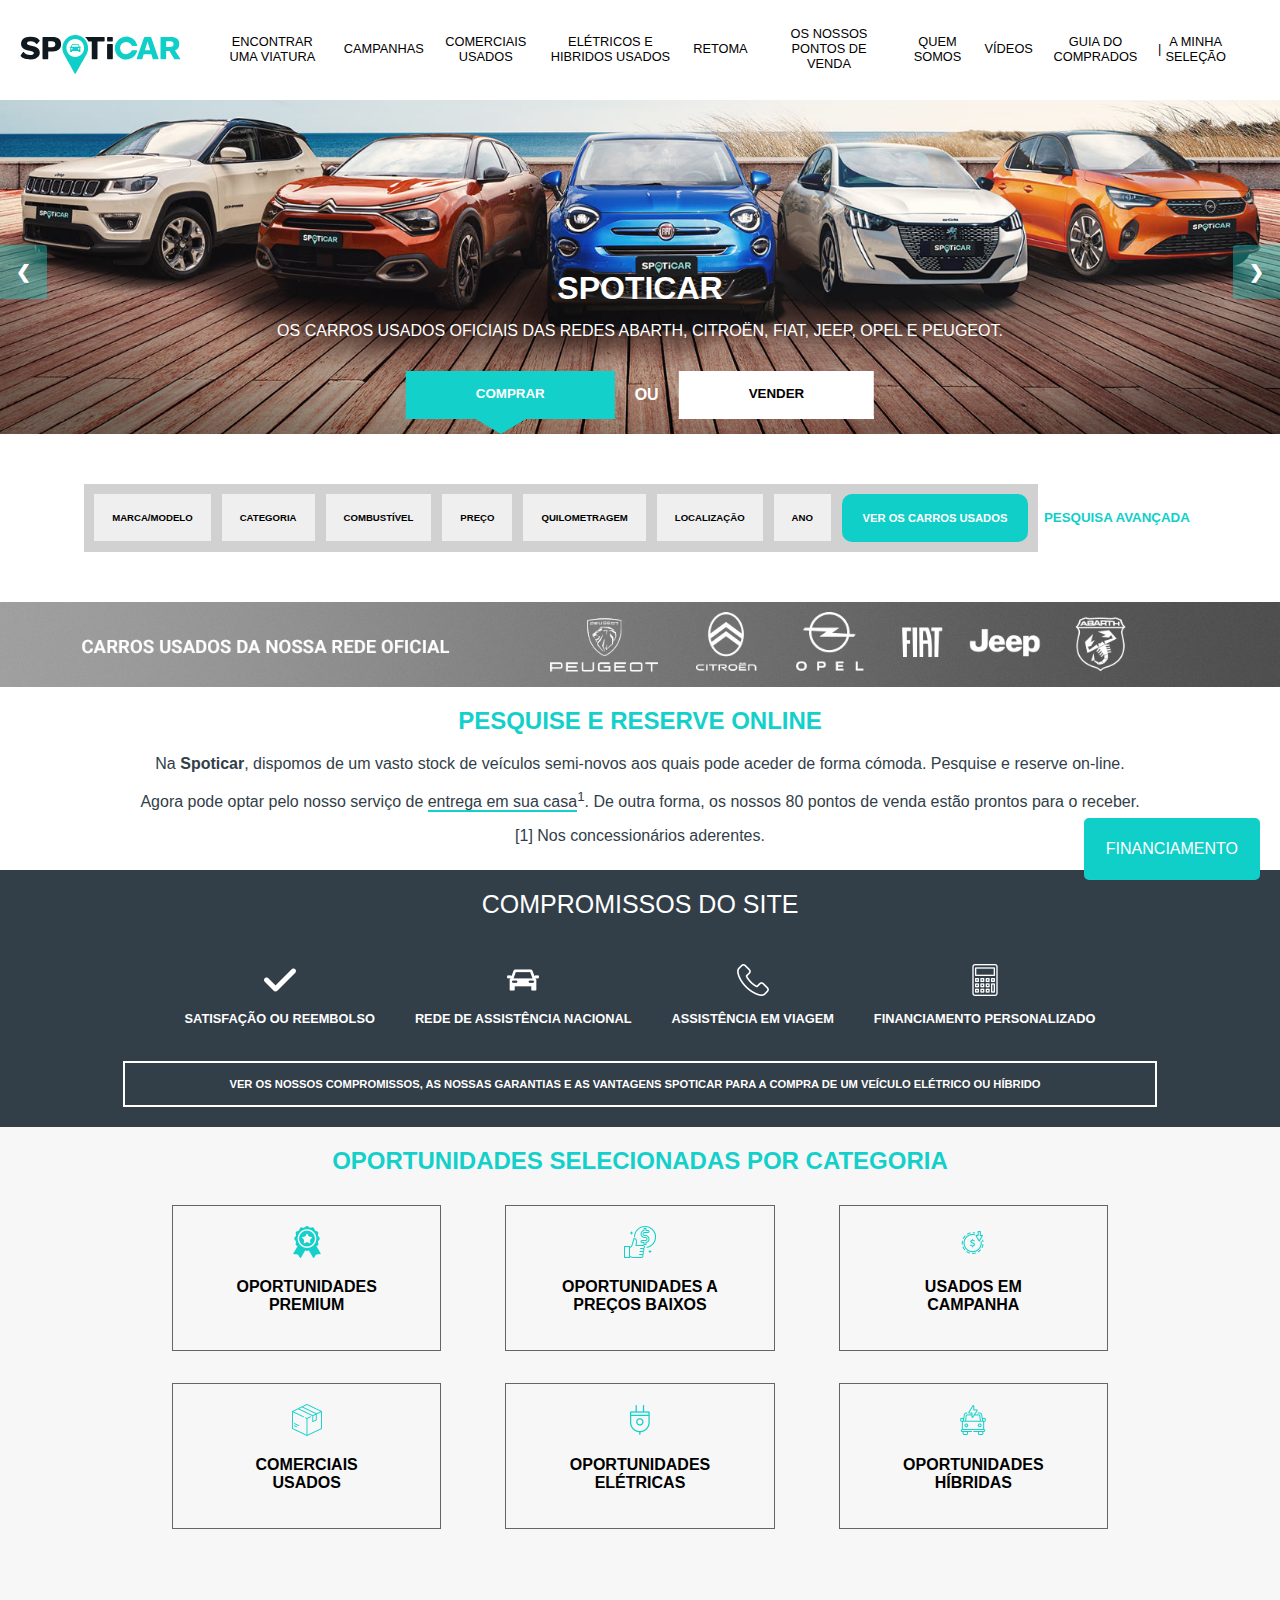
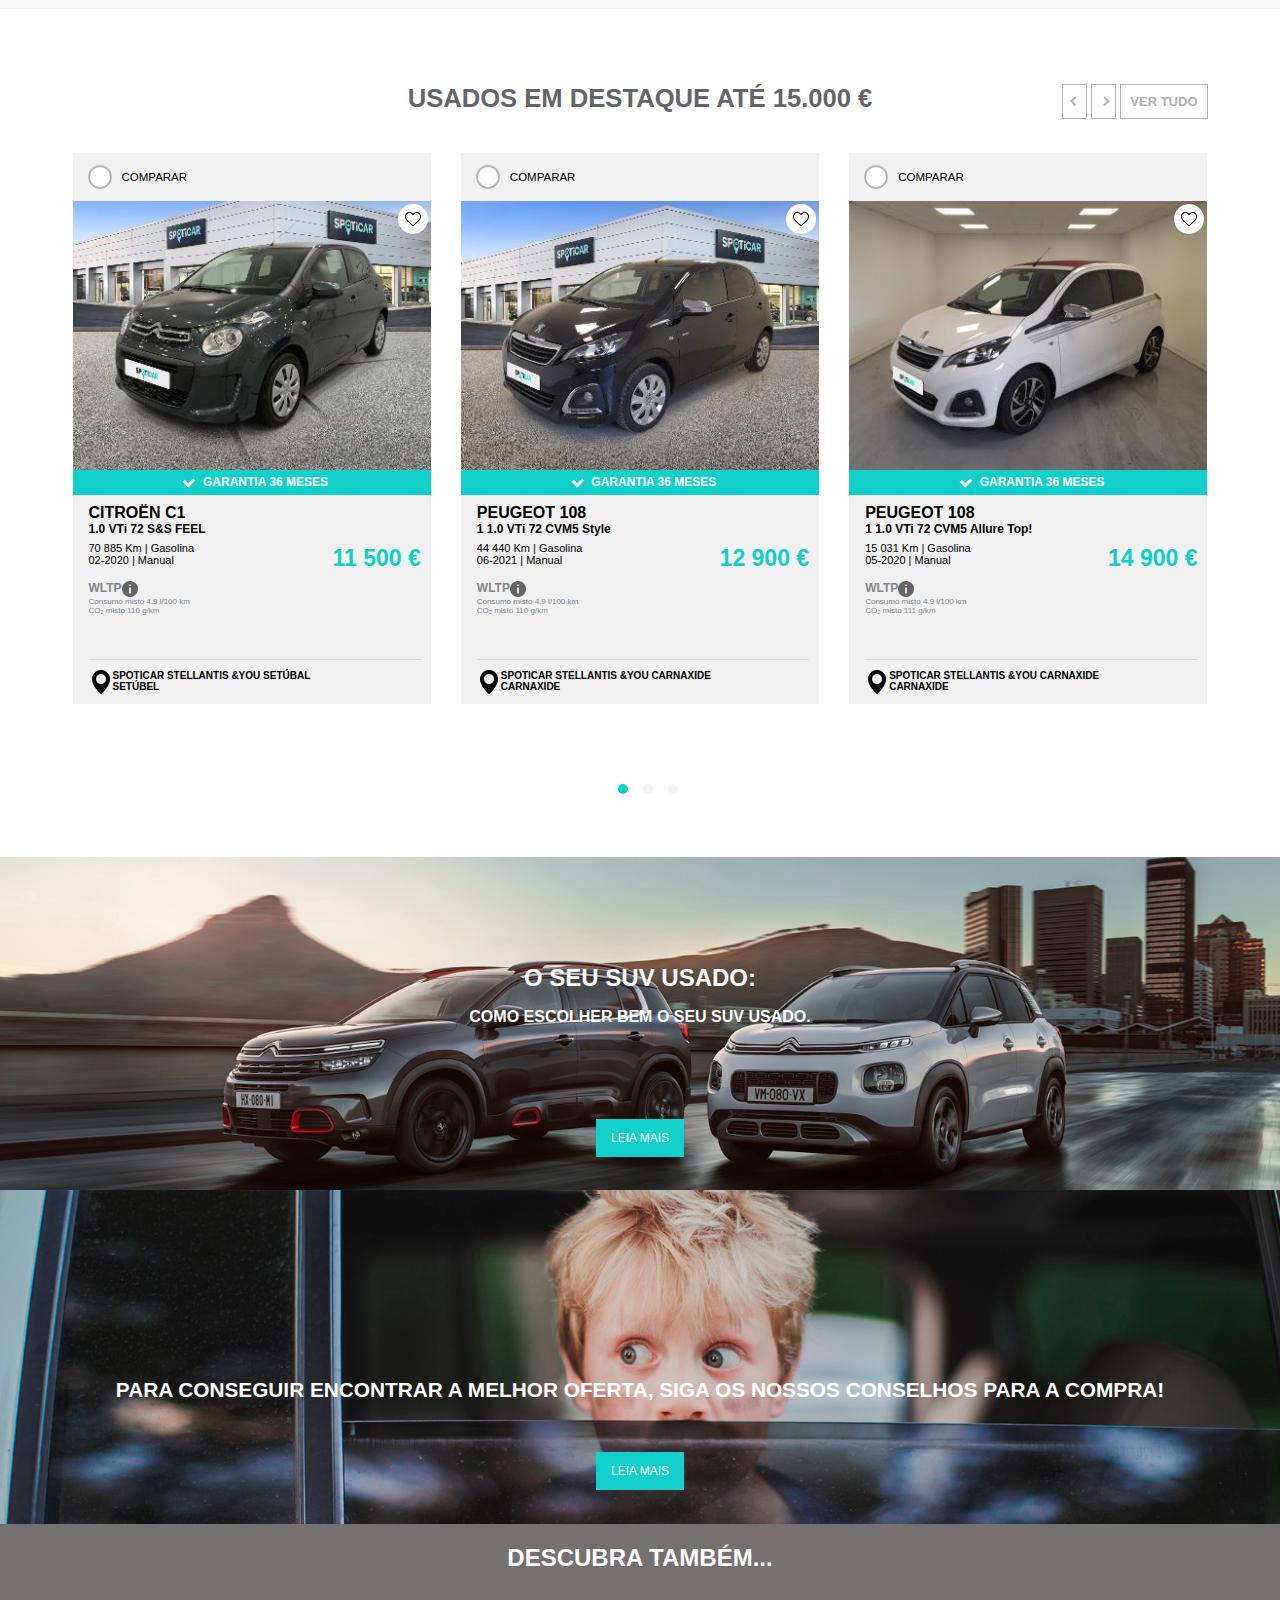
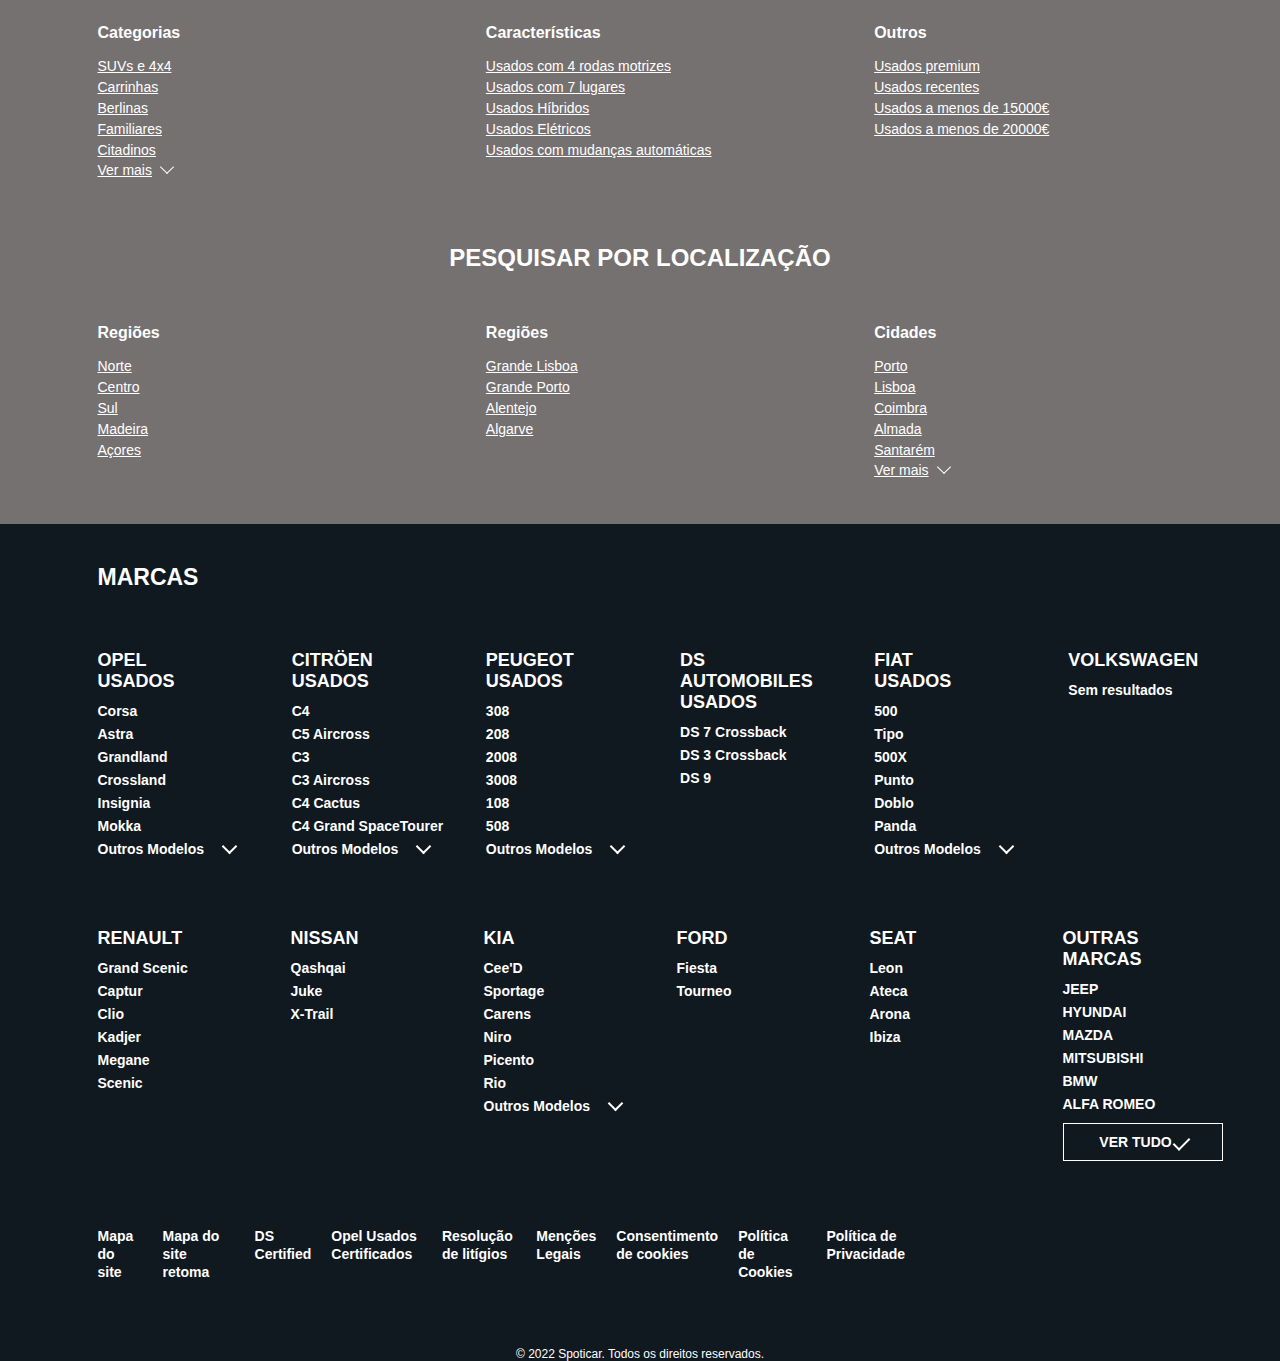
<file: index.html>
<!DOCTYPE html>
<html lang="en">
<head>
    <meta charset="UTF-8">
    <meta http-equiv="X-UA-Compatible" content="IE=edge">
    <meta name="viewport" content="width=device-width, initial-scale=1.0">
    <link href="estilos.css" rel="stylesheet">
    <title>Document</title>
</head>
<body>
<header>
    <a href="funcionalidade_adicional/index.html" class="bt-financ">FINANCIAMENTO</a>
    <nav>
        
        <button onclick="menuMobile()" class="bt-menu-mobile">
            <img class="img" src="menu.png" >
        </button>
          
        <div class="logo">
            <a href="">
                <img src="logo.svg">
            </a>
        </div>
       
        <ul class="nav-bar">
            <li>
                <a href="">ENCONTRAR UMA VIATURA</a>
            </li>
            <li>
                <a href="">CAMPANHAS</a>
            </li>
            <li>
                <a href="">COMERCIAIS USADOS</a>
            </li>
            <li>
                <a href="">ELÉTRICOS E HIBRIDOS USADOS</a>
            </li>
            <li>
                <a href="">RETOMA</a>
            </li>
            <li>
                <a href="">OS NOSSOS PONTOS DE VENDA</a>
            </li>
            <li>
                <a href="">QUEM SOMOS</a>
            </li>
            <li>
                <a href="">VÍDEOS</a>
            </li>
            <li>
                <a href="">GUIA DO COMPRADOS</a>
            </li>
            <li class="minha-selecao">
                <a onclick="mSelecao()" class="bt-selecao">A MINHA SELEÇÃO</a>
            </li>
        </ul>
        <div class="mobile-mSelect">
                <img onclick="mSelecao()" class="img" src="user.png">
        </div>
        
        
    </nav>
    
<div class="slideshow-container">

    <div class="mySlides s1" id="slide1">
      <img src="Spoticar_Portugal-allbrands_desktop.jpg" style="width:100%">
      <div class="slide1-inside fade">
        <div class="slide1-texto">
            <h1>SPOTICAR</h1>
            <p>OS CARROS USADOS OFICIAIS DAS REDES ABARTH, CITROËN, FIAT, JEEP, OPEL E PEUGEOT.</p>
        </div>
        <div class="slide1-bt">
            <div class="comprar-bt">
                <button>COMPRAR</button>
            </div>
            <strong>OU</strong>
            <div class="vender-bt">
                <button>VENDER</button>
            </div>
        </div>

      </div>
    </div>
    
    <div class="mySlides" id="slide2">
      <img src="ap_Spoticar_updates-dezembro_heroshot- homepage_a01_Citroen-C5-Aircross_1650x430 .jpg" style="width:100%;">
    </div>
    
    <div class="mySlides" id="slide3">
      <img src="ap_Spoticar_updates-dezembro_heroshot- homepage_a01_Fiat_1650x430.jpg" style="width:100%">
    </div>
    
    <a class="prev" onclick="avanca(-1)">❮</a>
    <a class="next" onclick="avanca(1)">❯</a>

    <div id="bt-ap" class="areaPessoal">
        <div class="areaPessoal-header">
            <span class="bi-person"><img src="Spoticar/user.png" style="width: 20px; height: 20px;"></span>
            <span>A MINHA SELEÇÃO</span>
            <button type="button" class="areaPessoal-close">
                <span onclick="mSelecao()" class="bi-x">X</span>
            </button>
        </div>
        <div class="areaPessoal-conta">
            <div class="areaPessoal-aceder">
                <p>Conta MySpoticar</p>
                <a href="">aceder</a>
            </div>
            <div class="areaPessoal-criarConta">
                <p>Não possui uma conta?</p>
                <a href="">criar uma conta</a>
            </div>
            <span class="bi-person"><img src="Spoticar/user.png" style="height: 20px; width: 20px;"></span>
        </div>
        <div class="areaPessoal-selecao">
            <div class="areaPessoal-selecaoTexto">
                <p>A minha seleção</p>
                <p>Nenhuma viatura</p>
            </div>
            <div class="areaPessoal-selecaoContador">
                <p>0</p>
            </div>
        </div>
        <div class="areaPessoal-footer">
            <div class="areaPessoal-footerTexto">
                <p>A minha viatura</p>
                <a href="">Avaliar a minha viatura</a>
            </div>
            <div class="areaPessoal-footerTexto2">
                Peça a avaliação de retoma da sua viatura e beneficie de várias vantagens
            </div>
        </div>
        
    </div>
</div>

<div class="pesquisa-container">
    <div class="pesquisa-detalhes">
        <ul>
            <li><a href="">
                <span>MARCA/MODELO</span>
                <div class="bi-chevron-compact-down"></div>
            </a></li>
            <li><a href="">
                <span>CATEGORIA</span>
                <div class="bi-chevron-compact-down"></div>
            </a></li>
            <li><a href="">
                <span>COMBUSTÍVEL</span>
                <div class="bi-chevron-compact-down"></div>
            </a</li>
            <li><a href="">
                <span>PREÇO</span>
                <div class="bi-chevron-compact-down"></div>
            </a></li>
            <li><a href="">
                <span>QUILOMETRAGEM</span>
                <div class="bi-chevron-compact-down"></div>
            </a></li>
            <li><a href="">
                <span>LOCALIZAÇÃO</span>
                <div class="bi-chevron-compact-down"></div>
            </a></li>
            <li><a href="">
                <span>ANO</span>
                <div class="bi-chevron-compact-down"></div>
            </a></li>
        </ul>
        <a class="carros-bt" href="">VER OS CARROS USADOS</a>
        
    </div>
    <div class="pesquisa-avancada">
        <button>PESQUISA AVANÇADA</button>
        <div class="bi-chevron-right"></div>
    </div>
</div>
<div class="pesquisa-mobile">
    <p class="encontrar-txt">ENCONTRE O SEU CARRO USADO</p>
    <a class="bt-pesquisa-rapida" href="">PESQUISA RÁPIDA</a>
    <a class="bt-pesquisa-avancada" href="">PESQUISA AVANÇADA</a>
    <p class="ofertas-txt">VER OFERTAS</p>
    <a class="bt-ver-viaturas" href="">VER VIATURAS</a>
</div>
</header>
<div class="comunicacao">
    <a href="">
    <img src="banner_desktop_marcas.jpg">
    </a>
    </div>

    <section class="main-content">
        <div class="pesquise-reserve">
            <h2>PESQUISE E RESERVE ONLINE</h2>
            <p>
                Na <strong>Spoticar</strong>, dispomos de um vasto stock de veículos semi-novos aos quais pode aceder de forma cómoda. Pesquise e reserve on-line.
            </p>
            <p>
                Agora pode optar pelo nosso serviço de <a href="">entrega em sua casa</a><sup>1</sup>. De outra forma, os nossos 80 pontos de venda estão prontos para o receber.
            </p>
            <p>
                [1] Nos concessionários aderentes.
            </p>
        </div>
        <div class="compromisso">
            <h3 class="titulo-compromisso"><a href="">COMPROMISSOS DO SITE</a></h3>
            <ul class="compromisso-content">
                <div class="compromisso1">
                    <li>
                        <img class="img" src="check.png">
                        <p>SATISFAÇÃO OU REEMBOLSO</p>
                    </li>
                    <li>
                        <img class="img" src="car.png">
                        <p>REDE DE ASSISTÊNCIA NACIONAL</p>
                    </li>
                </div>
                <div class="compromisso2">
                    <li>
                        <img class="img" src="telephone.png">
                        <p>ASSISTÊNCIA EM VIAGEM</p>
                    </li>
                    <li>
                        <img class="img" src="calculator.png">
                        <p>FINANCIAMENTO PERSONALIZADO</p>
                    </li>
                </div>
            </ul>
            <a class="compromisso-bt" href="" >
                <span class="texto">VER OS NOSSOS COMPROMISSOS, AS NOSSAS GARANTIAS E AS VANTAGENS SPOTICAR PARA A COMPRA DE UM VEÍCULO ELÉTRICO OU HÍBRIDO</span>
                <span class="bi-chevron-right"></span>
            </a>
            <div class="oportunidades">
                <h2>OPORTUNIDADES SELECIONADAS POR CATEGORIA</h2> 
                <div class="categoria-itens">
                    <ul class="items">
                        <li class="item1">
                            <a href="">
                             <img class="img" src="premium-badge.png">
                            <h3>OPORTUNIDADES PREMIUM</h3>
                            </a>
                        </li>
                        <li class="item2">
                            <a href="">
                                <img class="img" src="best-price.png">
                                <h3>OPORTUNIDADES A PREÇOS BAIXOS</h3>
                                </a>
                        </li>
                        <li class="item3">
                            <a href="">
                                <img class="img" src="dollar-coin.png">
                                <h3>USADOS EM CAMPANHA</h3>
                                </a>
                        </li>
                    </ul>
                    <ul class="items2">
                    <li class="item4">
                        <a href="">
                            <img class="img" src="box.png">
                            <h3>COMERCIAIS USADOS</h3>
                            </a>
                    </li>
                    <li class="item5">
                        <a href="">
                            <img class="img" src="plugue.png">
                            <h3>OPORTUNIDADES ELÉTRICAS</h3>
                            </a>
                    </li>
                    <li class="item6">
                        <a href="">
                            <img class="img" src="electric-car.png">
                            <h3>OPORTUNIDADES HÍBRIDAS</h3>
                            </a>
                    </li>
                    </ul>
                </div>   
            </div>
            
        </div>
        
    </section>
    
<!-- PARTE DE BAIXO-->
<div class="ajuste">
<div class="featuredused">
    <div class="container" id="pagination">
        <p class="usedtitle">USADOS EM DESTAQUE ATÉ 15.000 €</p> 
        <div class="carrousel">
            <div class="carrousel-nav">
                <span class="icon-left" id="prev1"><i class="button"></i></span>
                <span class="icon-right" id="next1"><i class="button1"></i></span>
                <a href="" class="button-ver-tudo">VER TUDO</a>
            </div>
        </div>
     <div id="page1" class="page selected">
       <div class="firstcar">
         <div class="button-comparar">
            <button id="circle-button"></button>
            <span class="comparar">COMPARAR</span>
         </div>
         <div onclick="abrirPagina();"> 
            <div class="car-ft">
              <img src="CITROEN.jpg">
              <div class="heartcircle">
                <img class="img" src="heart.png">
              </div>
            </div>
            <div class="garantia">
                <span class="icon-checkmark"></span>
                <span class="text-garantia">GARANTIA 36 MESES</span>
            </div>
            <div class="card-content">
                <span class="title">CITROËN C1</span>
                <span class="sub-title">1.0 VTi 72 S&S  FEEL</span>
                <div class="row">
                    <div class="specifications">
                        <li>70 885 Km | Gasolina</li>
                        <li>02-2020 | Manual</li>
                    </div>
                    <div class="priceinfo">
                        <p>11 500 €</p>
                    </div>
                </div>
                <div class="consumo">
                    <div class="WLTP">
                        <h5>WLTP<img class="img" src="information.png"></h5>
                    </div>
                    <div class="consumolist">
                        <li>Consumo misto 4.9 l/100 km</li>
                        <li>CO₂ misto 110 g/km</li>
                    </div>
                </div>
                <div class="clearfix">
                    <div class="adress">
                        <img class="img" src="location-pin.png">
                        <div class="localisation">
                            <li>SPOTICAR STELLANTIS &YOU SETÚBAL</li>
                            <li>SETÚBEL</li>
                        </div>
                    </div>
                </div>
            </div>
         </div>
        </div>
       <div class="firstcar">
         <div class="button-comparar">
            <button id="circle-button1"></button>
            <span class="comparar">COMPARAR</span>
         </div>
         <div onclick="abrirPagina();">  
            <div class="car-ft">
              <img src="PEUGEOT-108.jpg">
              <div class="heartcircle">
                <img class="img" src="heart.png">
              </div>
            </div>
            <div class="garantia">
                <span class="icon-checkmark"></span>
                <span class="text-garantia">GARANTIA 36 MESES</span>
            </div>
            <div class="card-content">
                <span class="title">PEUGEOT 108</span>
                <span class="sub-title">1  1.0 VTi 72 CVM5 Style</span>
                <div class="row">
                    <div class="specifications">
                        <li>44 440 Km | Gasolina</li>
                        <li>06-2021 | Manual</li>
                    </div>
                    <div class="priceinfo">
                        <p>12 900 €</p>
                    </div>
                </div>
                <div class="consumo">
                    <div class="WLTP">
                        <h5>WLTP<img class="img" src="information.png"></h5>
                    </div>
                    <div class="consumolist">
                        <li>Consumo misto 4.9 l/100 km</li>
                        <li>CO₂ misto 110 g/km</li>
                    </div>
                </div>
                <div class="clearfix">
                    <div class="adress">
                        <img class="img" src="location-pin.png">
                        <div class="localisation">
                            <li>SPOTICAR STELLANTIS &YOU CARNAXIDE</li>
                            <li>CARNAXIDE</li>
                        </div>
                    </div>
                </div>
            </div>
         </div>
       </div>
       <div class="firstcar">
         <div class="button-comparar">
            <button id="circle-button2"></button>
            <span class="comparar">COMPARAR</span>
         </div>
         <div onclick="abrirPagina();"> 
            <div class="car-ft">
              <img src="PEUGEOT-108(2).jpg">
              <div class="heartcircle">
                <img class="img" src="heart.png">
              </div>
            </div>
            <div class="garantia">
              <span class="icon-checkmark"></span>
              <span class="text-garantia">GARANTIA 36 MESES</span>
            </div>
            <div class="card-content">
              <span class="title">PEUGEOT 108</span>
              <span class="sub-title">1  1.0 VTi 72 CVM5 Allure Top!</span>
              <div class="row">
                <div class="specifications">
                    <li>15 031 Km | Gasolina</li>
                    <li>05-2020 | Manual</li>
                </div>
                <div class="priceinfo">
                    <p>14 900 €</p>
                </div>
              </div>
              <div class="consumo">
                <div class="WLTP">
                    <h5>WLTP<img class="img" src="information.png"></h5>
                </div>
                <div class="consumolist">
                    <li>Consumo misto 4.9 l/100 km</li>
                    <li>CO₂ misto 111 g/km</li>
                </div>
              </div>
              <div class="clearfix">
                <div class="adress">
                    <img class="img" src="location-pin.png">
                    <div class="localisation">
                        <li>SPOTICAR STELLANTIS &YOU CARNAXIDE</li>
                        <li>CARNAXIDE</li>
                    </div>
                </div>
              </div>
            </div>
         </div>
       </div>       
      </div>
      <div id="page2" class="page">
        <div class="firstcar">
             <div class="button-comparar">
                 <button id="circle-button3"></button>
                 <span class="comparar">COMPARAR</span>
             </div>
             <div onclick="abrirPagina();"> 
               <div class="car-ft">
                 <img src="PEUGEOT-208.jpg">
                 <div class="heartcircle">
                    <img class="img" src="heart.png">
                  </div>
               </div>
               <div class="garantia">
                 <span class="icon-checkmark"></span>
                 <span class="text-garantia">GARANTIA 36 MESES</span>
               </div>
               <div class="card-content">
                 <span class="title">PEUGEOT 208</span>
                 <span class="sub-title">1  1.2 PURETECH 82 CVM5 STYLE</span>
                 <div class="row">
                     <div class="specifications">
                         <li>68 104 Km | Gasolina</li>
                         <li>08-2017 | Manual</li>
                     </div>
                     <div class="priceinfo">
                         <p>14 990 €</p>
                     </div>
                 </div>
                 <div class="consumo">
                     <div class="WLTP">
                         <h5>NEDC<img class="img" src="information.png"></h5>
                     </div>
                     <div class="consumolist">
                         <li>CO₂ misto 110 g/km</li>
                         <div class="energetic">
                            <img src="energy-B.png">
                         </div>
                     </div>
                 </div>
                 <div class="clearfix">
                     <div class="adress">
                        <img class="img" src="location-pin.png">
                         <div class="localisation">
                             <li>SPOTICAR SANTOGAL LISBOA REP</li>
                             <li>LISBOA</li>
                         </div>
                     </div>
                 </div>
             </div>
             </div>
        </div>
        <div class="firstcar">
             <div class="button-comparar">
                 <button id="circle-button4"></button>
                 <span class="comparar">COMPARAR</span>
             </div>
             <div onclick="abrirPagina();"> 
             <div class="car-ft">
               <img src="FIAT-500(2).jpg">
               <div class="heartcircle">
                <img class="img" src="heart.png">
               </div>
             </div>
             <div class="garantia">
                 <span class="icon-checkmark"></span>
                 <span class="text-garantia">GARANTIA 36 MESES</span>
             </div>
             <div class="card-content">
                 <span class="title">FIAT 500</span>
                 <span class="sub-title">2 1.2 8v 69cv  Lounge</span>
                 <div class="row">
                     <div class="specifications">
                         <li>68 632 Km | Gasolina</li>
                         <li>01-2019 | Manual</li>
                     </div>
                     <div class="priceinfo">
                         <p>14 950 €</p>
                     </div>
                 </div>
                 <div class="consumo">
                     <div class="WLTP">
                         <h5>NEDC<img class="img" src="information.png"></h5>
                     </div>
                     <div class="consumolist">
                         <li>CO₂ misto 104 g/km</li>
                         <div class="energetic">
                            <img src="energy-B.png">
                         </div>
                     </div>
                 </div>
                 <div class="clearfix">
                     <div class="adress">
                        <img class="img" src="location-pin.png">
                         <div class="localisation">
                             <li>SPOTICAR AMATOSCAR ÉVORA</li>
                             <li>ÉVORA</li>
                         </div>
                     </div>
                 </div>
             </div>
             </div>
        </div>
        <div class="firstcar">
         <div class="button-comparar">
             <button id="circle-button5"></button>
             <span class="comparar">COMPARAR</span>
         </div>
         <div onclick="abrirPagina();"> 
           <div class="car-ft">
             <img src="PEUGEOT-108(1).jpg">
             <div class="heartcircle">
                <img class="img" src="heart.png">
             </div>
           </div>
           <div class="garantia">
             <span class="icon-checkmark"></span>
             <span class="text-garantia">GARANTIA 36 MESES</span>
           </div>
           <div class="card-content">
             <span class="title">PEUGEOT 108</span>
             <span class="sub-title">1  1.0 VTi 72 CVM5 Style</span>
             <div class="row">
                 <div class="specifications">
                     <li>35 335 Km | Gasolina</li>
                     <li>06-2021 | Manual</li>
                 </div>
                 <div class="priceinfo">
                     <p>13 980 €</p>
                 </div>
             </div>
             <div class="consumo">
                 <div class="WLTP">
                     <h5>WLTP<img class="img" src="information.png"></h5>
                 </div>
                 <div class="consumolist">
                     <li>Consumo misto 4.9 l/100 km</li>
                     <li>CO₂ misto 110 g/km</li>
                     <div class="energetic">
                        <img src="energy-A.png" height="5px">
                     </div>
                 </div>
             </div>
             <div class="clearfix">
                 <div class="adress">
                    <img class="img" src="location-pin.png">
                     <div class="localisation">
                         <li>SPOTICAR AUTÓMOVEIS DO MONDEGO COIMBRA</li>
                         <li>COIMBRA</li>
                     </div>
                 </div>
             </div>
            </div>
         </div> 
        </div>       
       </div>
       <div id="page3" class="page">
        <div class="firstcar">
             <div class="button-comparar">
                 <button id="circle-button6"></button>
                 <span class="comparar">COMPARAR</span>
             </div>
             <div onclick="abrirPagina();"> 
               <div class="car-ft">
                 <img src="PEUGEOT-208(1).jpg">
                 <div class="heartcircle">
                    <img class="img" src="heart.png" >
                 </div>
               </div>
               <div class="garantia">
                 <span class="icon-checkmark"></span>
                 <span class="text-garantia">GARANTIA 36 MESES</span>
               </div>
               <div class="card-content">
                 <span class="title">PEUGEOT 208</span>
                 <span class="sub-title">1  1.6 BlueHDi 75 CVM5 Style</span>
                 <div class="row">
                     <div class="specifications">
                         <li>96 572 Km | Diesel</li>
                         <li>02-2018 | Manual</li>
                     </div>
                     <div class="priceinfo">
                         <p>14 990 €</p>
                     </div>
                 </div>
                 <div class="consumo">
                     <div class="WLTP">
                         <h5>NEDC<img class="img" src="information.png"></h5>
                     </div>
                     <div class="consumolist">
                         <li>Consumo misto 3.5 l/100 km</li>
                         <li>CO₂ misto 90 g/km</li>
                         <div class="energetic">
                            <img src="energy-A.png">
                         </div>
                     </div>
                 </div>
                 <div class="clearfix">
                     <div class="adress">
                        <img class="img" src="location-pin.png">
                         <div class="localisation">
                             <li>SPOTICAR FILINTO MOTA GUIMARÃES</li>
                             <li>GUIMARÃES</li>
                         </div>
                     </div>
                 </div>
                </div>
             </div>
        </div>
        <div class="firstcar">
             <div class="button-comparar">
                 <button id="circle-button7"></button>
                 <span class="comparar">COMPARAR</span>
             </div>
             <div onclick="abrirPagina();"> 
               <div class="car-ft">
                 <img src="PEUGEOT-108(3).jpg">
                 <div class="heartcircle">
                    <img class="img" src="heart.png">
                 </div>
               </div>
               <div class="garantia">
                 <span class="icon-checkmark"></span>
                 <span class="text-garantia">GARANTIA 36 MESES</span>
               </div>
               <div class="card-content">
                 <span class="title">PEUGEOT 108</span>
                 <span class="sub-title">1  1.0 VTi 72 CVM5 Style</span>
                 <div class="row">
                     <div class="specifications">
                         <li>42 379 Km | Gasolina</li>
                         <li>06-2021 | Manual</li>
                     </div>
                     <div class="priceinfo">
                         <p>13 950 €</p>
                     </div>
                 </div>
                 <div class="consumo">
                     <div class="WLTP">
                         <h5>WLTP<img class="img" src="information.png"></h5>
                     </div>
                     <div class="consumolist">
                         <li>Consumo misto 4.9 l/100 km</li>
                         <li>CO₂ misto 110 g/km</li>
                         <div class="energetic">
                            <img src="energy-A.png">
                         </div>
                     </div>
                 </div>
                 <div class="clearfix">
                     <div class="adress">
                        <img class="img" src="location-pin.png">
                         <div class="localisation">
                             <li>SPOTICAR CARDAN BRAGA</li>
                             <li>BRAGA</li>
                         </div>
                     </div>
                 </div>
                </div>
             </div>
        </div>
        <div class="firstcar">
         <div class="button-comparar">
             <button id="circle-button8"></button>
             <span class="comparar">COMPARAR</span>
         </div>
         <div onclick="abrirPagina();"> 
           <div class="car-ft">
             <img src="CITROEN-C4.jpg">
             <div class="heartcircle">
                <img class="img" src="heart.png">
             </div>
           </div>
           <div class="garantia">
             <span class="icon-checkmark"></span>
             <span class="text-garantia">GARANTIA 36 MESES</span>
           </div>
           <div class="card-content">
             <span class="title">CITRÖEN</span>
             <span class="sub-title">1.6 BlueHDi 100  FEEL</span>
             <div class="row">
                 <div class="specifications">
                     <li>116 195 Km | Diesel</li>
                     <li>03-2016 | Manual</li>
                 </div>
                 <div class="priceinfo">
                     <p>14 500 €</p>
                 </div>
             </div>
             <div class="consumo">
                 <div class="WLTP">
                     <h5>NEDC<img class="img" src="information.png"></h5>
                 </div>
                 <div class="consumolist">
                     <li>Consumo misto 3.3 l/100 km</li>
                     <li>CO₂ misto 111 g/km</li>
                     <div class="energetic">
                        <img src="energy-A.png">
                     </div>
                 </div>
             </div>
             <div class="clearfix">
                 <div class="adress">
                    <img class="img" src="location-pin.png">
                     <div class="localisation">
                         <li>SPOTICAR AUTO BENFICA LISBOA</li>
                         <li>AMADORA</li>
                     </div>
                 </div>
             </div>
         </div>
        </div> 
        </div>       
       </div>
      <div id="carousek-indicators">
        <li id=" 1 " class=" page-button "></li>
        <li id=" 2 " class=" page-button "></li>
        <li id=" 3 " class=" page-button "></li>
      </div>
    </div>
</div>
<div class="suvusado">
    <img src="SUV1.jpg">
      <div class="TextInTheBackgroundWithCars">
        <a href=" "><h3>O SEU SUV USADO:</h3></a>
        <p>COMO ESCOLHER BEM O SEU SUV USADO.</p>
      </div>
      <a class="buttonleiamais" href=" ">LEIA MAIS</a>
</div>
<div class="melhoroferta">
    <img src="OccasionsSpoticar.jpg">
        <div class="textonchildbackground">
            <a href=" "><h3>PARA CONSEGUIR ENCONTRAR A MELHOR OFERTA, SIGA OS NOSSOS CONSELHOS PARA A COMPRA!</h3></a>
        </div>
        <a class="buttonleiamais" href=" ">LEIA MAIS</a>
    </div>
</div>
<div class="graybackground">
    <div class="descubratambem">
        <div class="titulodescubratambem">
          <h2>DESCUBRA TAMBÉM...</h2>
        </div>
       <div class="categorias">
          <ul>
           <li><p id="titulodascategorias">Categorias</p></li> 
           <li><a href=" ">SUVs e 4x4</a></li> 
           <li><a href=" ">Carrinhas</a></li> 
           <li><a href=" ">Berlinas</a></li> 
           <li><a href=" ">Familiares</a></li>
           <li><a href=" ">Citadinos</a></li>
           <div class="dropdownmenu1 vermaishide1" >
            <li><a href=" ">Monovolumes</a></li>
            <li><a href=" ">Coupé e Cabriolet</a></li>
            <li><a href=" ">Pick-ups</a></li>
           </div>
        <div class="vermais"><a id="boxButton">Ver mais</a><span class="iconbutton1"></span>
            <div class="boxIcon Icon">
                <div class="square"></div>
                <div class="square"></div>
                <div class="square"></div>
                <div class="square"></div>
                <div class="square"></div>
                <div class="square"></div>
                <div class="square"></div>
                <div class="square"></div>
                <div class="square"></div>
            </div>
        </div>
          </ul>
          <ul>
              <li><p id="titulodascategorias">Características</p></li> 
              <li><a href=" ">Usados com 4 rodas motrizes</a></li> 
              <li><a href=" ">Usados com 7 lugares</a></li> 
              <li><a href=" ">Usados Híbridos</a></li> 
              <li><a href=" ">Usados Elétricos</a></li>
              <li><a href=" ">Usados com mudanças automáticas</a></li>
          </ul>
          <ul>
              <li><p id="titulodascategorias">Outros</p></li> 
              <li><a href=" ">Usados premium</a></li> 
              <li><a href=" ">Usados recentes</a></li> 
              <li><a href=" ">Usados a menos de 15000€</a></li> 
              <li><a href=" ">Usados a menos de 20000€</a></li>
          </ul>
        </div>
      </div>
    <div class="pesquisarporlocalização">
      <div class="titulopesquisarporlocalização">
        <h2>PESQUISAR POR LOCALIZAÇÃO</h2>
      </div>
     <div class="regiões">
        <ul>
         <li><p id="titulodasregioes">Regiões</p></li> 
         <li><a href=" ">Norte</a></li> 
         <li><a href=" ">Centro</a></li> 
         <li><a href=" ">Sul</a></li> 
         <li><a href=" ">Madeira</a></li>
         <li><a href=" ">Açores</a></li> 
        </ul>
        <ul>
            <li><p id="titulodasregioes">Regiões</p></li> 
            <li><a href=" ">Grande Lisboa</a></li> 
            <li><a href=" ">Grande Porto</a></li> 
            <li><a href=" ">Alentejo</a></li> 
            <li><a href=" ">Algarve</a></li>
        </ul>
        <ul>
            <li><p id="titulodasregioes">Cidades</p></li> 
            <li><a href=" ">Porto</a></li> 
            <li><a href=" ">Lisboa</a></li> 
            <li><a href=" ">Coimbra</a></li> 
            <li><a href=" ">Almada</a></li>
            <li><a href=" ">Santarém</a></li>
            <div class="dropdownmenu vermaishide" >
                <li><a href=" ">Faro</a></li>
           </div>
        <div class="vermais1"><a id="boxButton1">Ver mais</a><span class="iconbutton"></span>
          <div class="boxIcon1 Icon1">
              <div class="square1"></div>
              <div class="square1"></div>
              <div class="square1"></div>
              <div class="square1"></div>
              <div class="square1"></div>
              <div class="square1"></div>
              <div class="square1"></div>
              <div class="square1"></div>
              <div class="square1"></div>
          </div>
        </div>
        </ul>
      </div>
    </div>
</div>
<footer>
   <div class="todasasmarcas">
        <p class="titulomarcas">MARCAS</p>
      <div class="marcascima">
        <ul>
            <li>
                <a onclick="openWeb();" >
                    <p id="titulos" class="buttonopelusados">
                        OPEL USADOS
                        <span class="icon-button17"></span>
                        <span class="boxIcon2 Icon2">
                            <span class="square2"></span>
                            <span class="square2"></span>
                            <span class="square2"></span>
                            <span class="square2"></span>
                            <span class="square2"></span>
                            <span class="square2"></span>
                            <span class="square2"></span>
                            <span class="square2"></span>
                            <span class="square2"></span>
                        </span>
                    </p> 
                </a>
            </li>
              <div class="dropdown_menu17 hide17">
                <li><a href=" ">Corsa</a></li>
                <li><a href=" ">Astra</a></li>
                <li><a href=" ">Grandland</a></li>
                <li><a href=" ">Crossland</a></li>
                <li><a href=" ">Insignia</a></li>
                <li><a href=" ">Mokka</a></li>
              <div class="dropdown_menu5 hide5" >
                <li class="footer-list-item"><a href=" ">Zafira</a></li>
                <li class="footer-list-item"><a href=" ">Combo</a></li>
                <li class="footer-list-item"><a href=" ">Adam</a></li>
                <li class="footer-list-item"><a href=" ">Karl</a></li>
                <li class="footer-list-item"><a href=" ">VIVARO</a></li>
              </div>
              </div>
            
                <a class="dropdown_outros5">Outros Modelos<span class="icon-button5 drop-rotate5"></span></a> 
        </ul>
        <ul>
            <li>
                <a onclick="openWeb();">
                    <p id="titulos" class="buttoncitroenusados">
                        CITRÖEN USADOS
                        <span class="icon-button16"></span>
                        <span class="boxIcon3 Icon3">
                            <span class="square3"></span>
                            <span class="square3"></span>
                            <span class="square3"></span>
                            <span class="square3"></span>
                            <span class="square3"></span>
                            <span class="square3"></span>
                            <span class="square3"></span>
                            <span class="square3"></span>
                            <span class="square3"></span>
                        </span>
                    </p>
                </a>
            </li>
            <div class="dropdown_menu16 hide16">
                <li><a href=" ">C4</a></li>
                <li><a href=" ">C5 Aircross</a></li>
                <li><a href=" ">C3</a></li>
                <li><a href=" ">C3 Aircross</a></li>
                <li><a href=" ">C4 Cactus</a></li>
                <li><a href=" ">C4 Grand SpaceTourer</a></li>
             <div class="dropdown_menu4 hide4" >
                <li class="footer-list-item"><a href=" ">Berlingo</a></li>
                <li class="footer-list-item"><a href=" ">C1</a></li>
                <li class="footer-list-item"><a href=" ">C5</a></li>
                <li class="footer-list-item"><a href=" ">C-Elysee</a></li>
                <li class="footer-list-item"><a href=" ">C4 Aircross</a></li>
                <li class="footer-list-item"><a href=" ">C4 SpaceTourer</a></li>
             </div>
            </div>
                <a class="dropdown_outros4">Outros Modelos<span class="icon-button4 drop-rotate4"></span></a>
        </ul>
        <ul>
            <li>
                <a onclick="openWeb();">
                    <p id="titulos"class="buttonpeugeotusados"> 
                          PEUGEOT USADOS
                        <span class="icon-button15"></span>
                        <span class="boxIcon4 Icon4">
                            <span class="square4"></span>
                            <span class="square4"></span>
                            <span class="square4"></span>
                            <span class="square4"></span>
                            <span class="square4"></span>
                            <span class="square4"></span>
                            <span class="square4"></span>
                            <span class="square4"></span>
                            <span class="square4"></span>
                        </span>
                    </p>
                </a>
            </li>
            <div class="dropdown_menu15 hide15">
                <li><a href=" ">308</a></li>
                <li><a href=" ">208</a></li>
                <li><a href=" ">2008</a></li>
                <li><a href=" ">3008</a></li>
                <li><a href=" ">108</a></li>
                <li><a href=" ">508</a></li>
             <div class="dropdown_menu3 hide3" >
                <li class="footer-list-item"><a href=" ">5008</a></li>
                <li class="footer-list-item"><a href=" ">Partner</a></li>
                <li class="footer-list-item"><a href=" ">Boxer</a></li>
                <li class="footer-list-item"><a href=" ">Fiorino</a></li>
             </div>
            </div>
                <a class="dropdown_outros3">Outros Modelos<span class="icon-button3 drop-rotate3"></span></a>
        </ul>
        <ul>
            <li>
                <a onclick="openWeb();" >
                    <p id="titulos" class="buttondsautomobilesusados">
                          DS AUTOMOBILES USADOS
                        <span class="icon-button14"></span>
                        <span class="boxIcon5 Icon5">
                            <span class="square5"></span>
                            <span class="square5"></span>
                            <span class="square5"></span>
                            <span class="square5"></span>
                            <span class="square5"></span>
                            <span class="square5"></span>
                            <span class="square5"></span>
                            <span class="square5"></span>
                            <span class="square5"></span>
                        </span>
                    </p>
                </a>
          </li>
          <div class="dropdown_menu14 hide14">
            <li><a href=" ">DS 7 Crossback</a></li>
            <li><a href=" ">DS 3 Crossback</a></li>
            <li><a href=" ">DS 9</a></li>
          </div>
        </ul>
        <ul>
            <li>
                <a onclick="openWeb();">
                    <p id="titulos"class="buttonfiatusados">
                          FIAT USADOS
                        <span class="icon-button13"></span>
                        <span class="boxIcon6 Icon6">
                            <span class="square6"></span>
                            <span class="square6"></span>
                            <span class="square6"></span>
                            <span class="square6"></span>
                            <span class="square6"></span>
                            <span class="square6"></span>
                            <span class="square6"></span>
                            <span class="square6"></span>
                            <span class="square6"></span>
                        </span>
                    </p>
                </a>
            </li>
            <div class="dropdown_menu13 hide13">
                <li><a href=" ">500</a></li>
                <li><a href=" ">Tipo</a></li>
                <li><a href=" ">500X</a></li>
                <li><a href=" ">Punto</a></li>
                <li><a href=" ">Doblo</a></li>
                <li><a href=" ">Panda</a></li>
             <div class="dropdown_menu2 hide2" >
                <li class="footer-list-item"><a href=" ">500L</a></li>
                <li class="footer-list-item"><a href=" ">Talento</a></li>
                <li class="footer-list-item"><a href=" ">Ducato</a></li>
                <li class="footer-list-item"><a href=" ">Fiorino</a></li>
             </div>
            </div>
                <a class="dropdown_outros2">Outros Modelos<span class="icon-button2 drop-rotate2"></span></a>
        </ul>
        <ul>
            <li>
                <a onclick="openWeb();">
                    <p id="titulos"class="buttonvolkswagen">
                          VOLKSWAGEN
                        <span class="icon-button12"></span>
                        <span class="boxIcon7 Icon7">
                            <span class="square7"></span>
                            <span class="square7"></span>
                            <span class="square7"></span>
                            <span class="square7"></span>
                            <span class="square7"></span>
                            <span class="square7"></span>
                            <span class="square7"></span>
                            <span class="square7"></span>
                            <span class="square7"></span>
                        </span>
                    </p>
                </a>
            </li>
            <div class="dropdown_menu12 hide12">
                <a class="semresultados">Sem resultados</a>
            </div>
        </ul>
    
    </div>
    <div class="marcasbaixo">
        <ul>
            <li>
                <a onclick="openWeb();">
                    <p id="titulos"class="buttonrenault">
                          RENAULT
                        <span class="icon-button11"></span>
                        <span class="boxIcon8 Icon8">
                            <span class="square8"></span>
                            <span class="square8"></span>
                            <span class="square8"></span>
                            <span class="square8"></span>
                            <span class="square8"></span>
                            <span class="square8"></span>
                            <span class="square8"></span>
                            <span class="square8"></span>
                            <span class="square8"></span>
                        </span>
                    </p>
                </a>
            </li>
            <div class="dropdown_menu11 hide11">
                <li><a href=" ">Grand Scenic</a></li>
                <li><a href=" ">Captur</a></li>
                <li><a href=" ">Clio</a></li>
                <li><a href=" ">Kadjer</a></li>
                <li><a href=" ">Megane</a></li>
                <li><a href=" ">Scenic</a></li>
            </div>

        </ul>
        <ul>
            <li>
                <a onclick="openWeb();">
                    <p id="titulos"class="buttonnissan">
                          NISSAN
                        <span class="icon-button10"></span>
                        <span class="boxIcon9 Icon9">
                            <span class="square9"></span>
                            <span class="square9"></span>
                            <span class="square9"></span>
                            <span class="square9"></span>
                            <span class="square9"></span>
                            <span class="square9"></span>
                            <span class="square9"></span>
                            <span class="square9"></span>
                            <span class="square9"></span>
                        </span>
                    </p>
                </a>
            </li>
            <div class="dropdown_menu10 hide10">
               <li><a href=" ">Qashqai</a></li>
               <li><a href=" ">Juke</a></li>
               <li><a href=" ">X-Trail</a></li>
            </div>
        </ul>
        <ul>
            <li>
                <a onclick="openWeb();">
                    <p id="titulos"class="buttonkia">
                        KIA
                        <span class="icon-button9"></span>
                        <span class="boxIcon10 Icon10">
                            <span class="square10"></span>
                            <span class="square10"></span>
                            <span class="square10"></span>
                            <span class="square10"></span>
                            <span class="square10"></span>
                            <span class="square10"></span>
                            <span class="square10"></span>
                            <span class="square10"></span>
                            <span class="square10"></span>
                        </span>
                    </p>
                </a>
            </li>
            <div class="dropdown_menu9 hide9">
               <li><a href=" ">Cee'D</a></li>
               <li><a href=" ">Sportage</a></li>
               <li><a href=" ">Carens</a></li>
               <li><a href=" ">Niro</a></li>
               <li><a href=" ">Picento</a></li>
               <li><a href=" ">Rio</a></li>
               <div class="dropdown_menu1 hide1" >
                    <li class="footer-list-item"><a href=" ">Stonic</a></li>
               </div>
            </div>
                <a class="dropdown_outros1">Outros Modelos<span class="icon-button1 drop-rotate1"></span></a>
        </ul>
        <ul>
            <li>
                <a onclick="openWeb();">
                    <p id="titulos"class="buttonford">
                          FORD
                        <span class="icon-button8"></span>
                        <span class="boxIcon11 Icon11">
                            <span class="square11"></span>
                            <span class="square11"></span>
                            <span class="square11"></span>
                            <span class="square11"></span>
                            <span class="square11"></span>
                            <span class="square11"></span>
                            <span class="square11"></span>
                            <span class="square11"></span>
                            <span class="square11"></span>
                        </span>
                    </p>
                </a>
            </li>
            <div class="dropdown_menu8 hide8">
                <li><a href=" ">Fiesta</a></li>
                <li><a href=" ">Tourneo</a></li>
            </div>
        </ul>
        <ul>
            <li>
                <a onclick="openWeb();">
                    <p id="titulos"class="buttonseat">
                        SEAT
                        <span class="icon-button7"></span>
                        <span class="boxIcon12 Icon12">
                            <span class="square12"></span>
                            <span class="square12"></span>
                            <span class="square12"></span>
                            <span class="square12"></span>
                            <span class="square12"></span>
                            <span class="square12"></span>
                            <span class="square12"></span>
                            <span class="square12"></span>
                            <span class="square12"></span>
                        </span>
                    </p>
                </a>
            </li>
            <div class="dropdown_menu7 hide7">
               <li><a href=" ">Leon</a></li>
               <li><a href=" ">Ateca</a></li>
               <li><a href=" ">Arona</a></li>
               <li><a href=" ">Ibiza</a></li>
            </div>
        </ul>
        <ul>
            <li>
                <a onclick="openWeb();">
                    <p id="titulos"class="buttonoutrasmarcas">
                          OUTRAS MARCAS
                        <span class="icon-button6"></span>
                        <span class="boxIcon13 Icon13">
                            <span class="square13"></span>
                            <span class="square13"></span>
                            <span class="square13"></span>
                            <span class="square13"></span>
                            <span class="square13"></span>
                            <span class="square13"></span>
                            <span class="square13"></span>
                            <span class="square13"></span>
                            <span class="square13"></span>
                        </span>
                    </p>
                </a>
            </li>
            <div class="dropdown_menu6 hide6">
                <li><a href=" ">JEEP</a></li>
                <li><a href=" ">HYUNDAI</a></li>
                <li><a href=" ">MAZDA</a></li>
                <li><a href=" ">MITSUBISHI</a></li>
                <li><a href=" ">BMW</a></li>
                <li><a href=" ">ALFA ROMEO</a></li>
                <div class="dropdown_menu hide" >
                    <li class="footer-list-item"><a href=" ">MINI</a></li>
                    <li class="footer-list-item"><a href=" ">TOYOTA</a></li>
                    <li class="footer-list-item"><a href=" ">ABARTH</a></li>
                    <li class="footer-list-item"><a href=" ">AUDI</a></li>
                    <li class="footer-list-item"><a href=" ">BMW</a></li>
                </div>
            </div>
               <button class="dropdown_button">VER TUDO<span class="icon-button drop-rotate"></span></button>
        </ul>
    </div>
    <div class="informação">
        <ul>
            <li><a href=" ">Mapa do site</a></li> 
            <li><a href=" ">Mapa do site retoma</a></li> 
            <li><a href=" ">DS Certified</a></li>
            <li><a href=" ">Opel Usados Certificados</a></li> 
            <li><a href=" ">Resolução de litígios</a></li> 
            <li><a href=" ">Menções Legais</a></li> 
            <li><a href=" ">Consentimento de cookies</a></li> 
            <li><a href=" ">Política de Cookies</a></li> 
            <li><a href=" ">Política de Privacidade</a></li> 
        </ul>
    </div>
   </div>  
    <p class="copyright">© 2022 Spoticar. Todos os direitos reservados.</p>
</footer>
</div>
<script src="logica.js"></script>
</body>
</html>
</file>
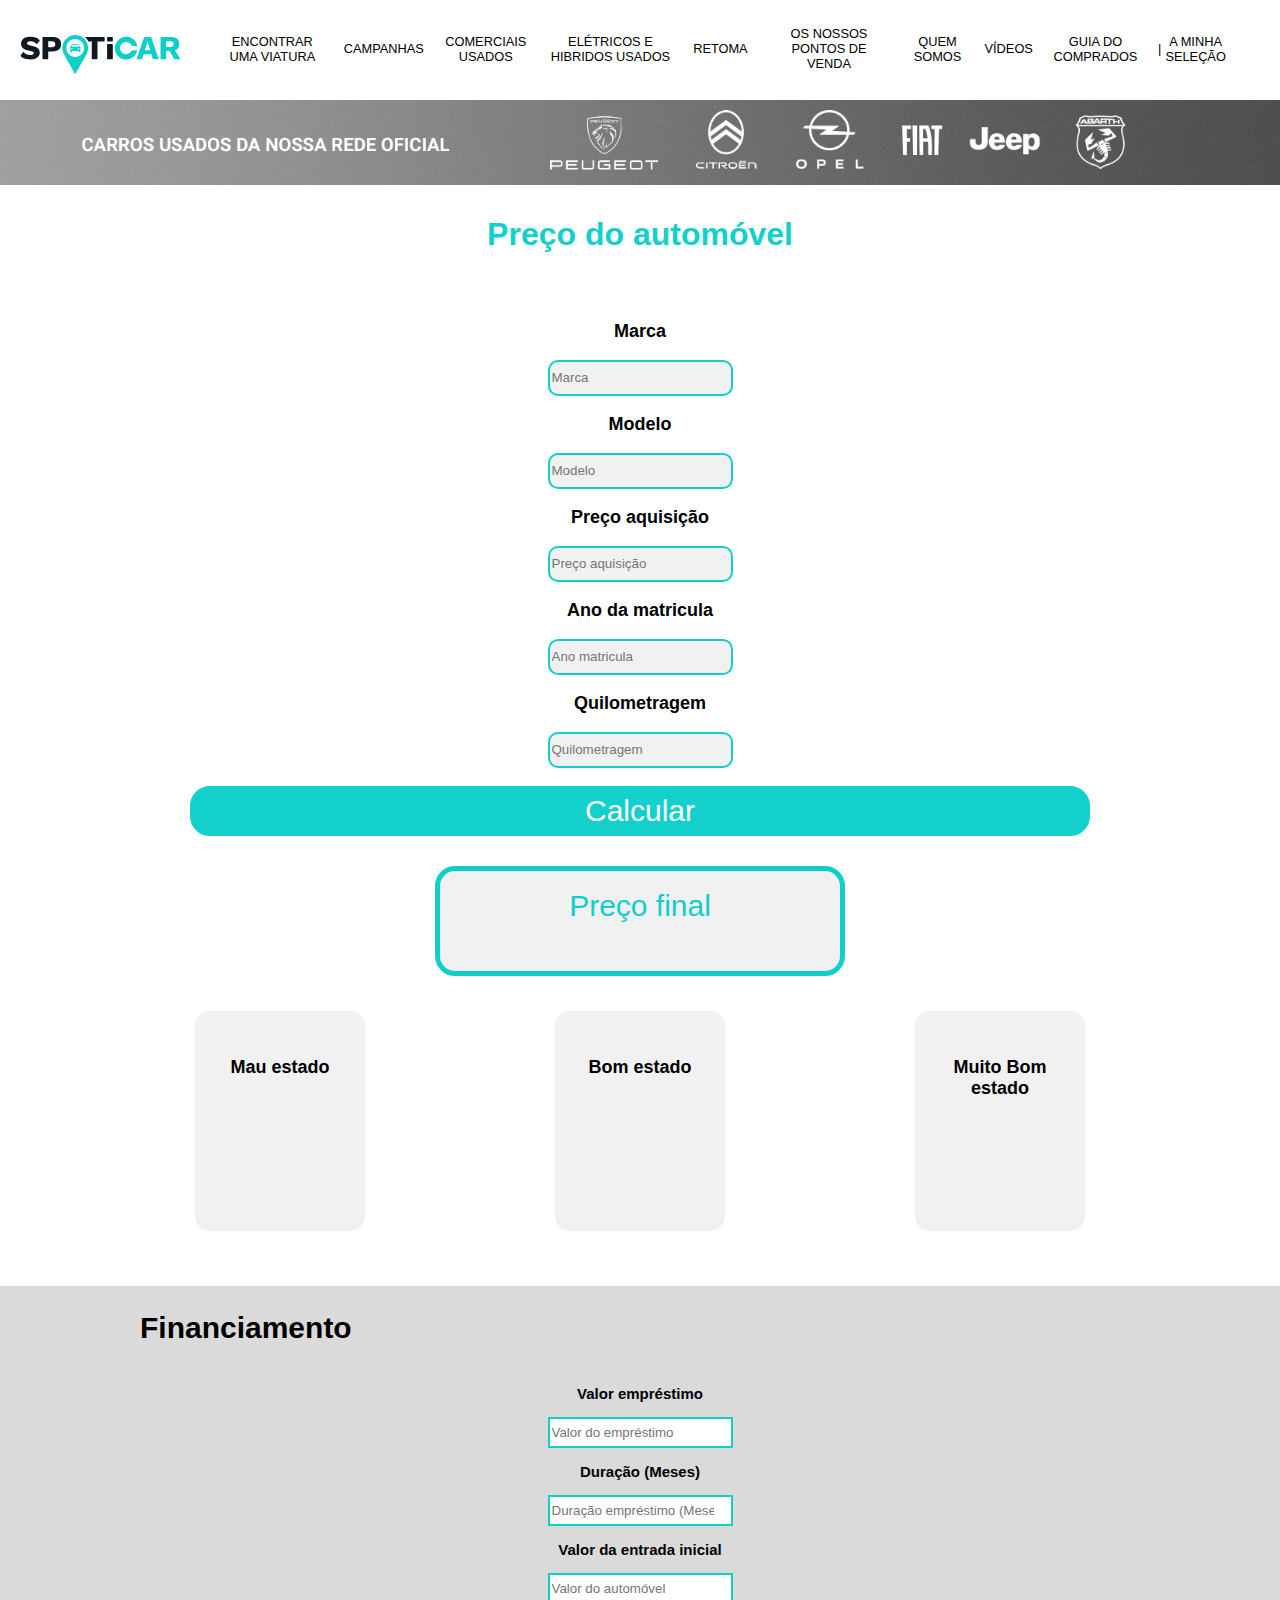
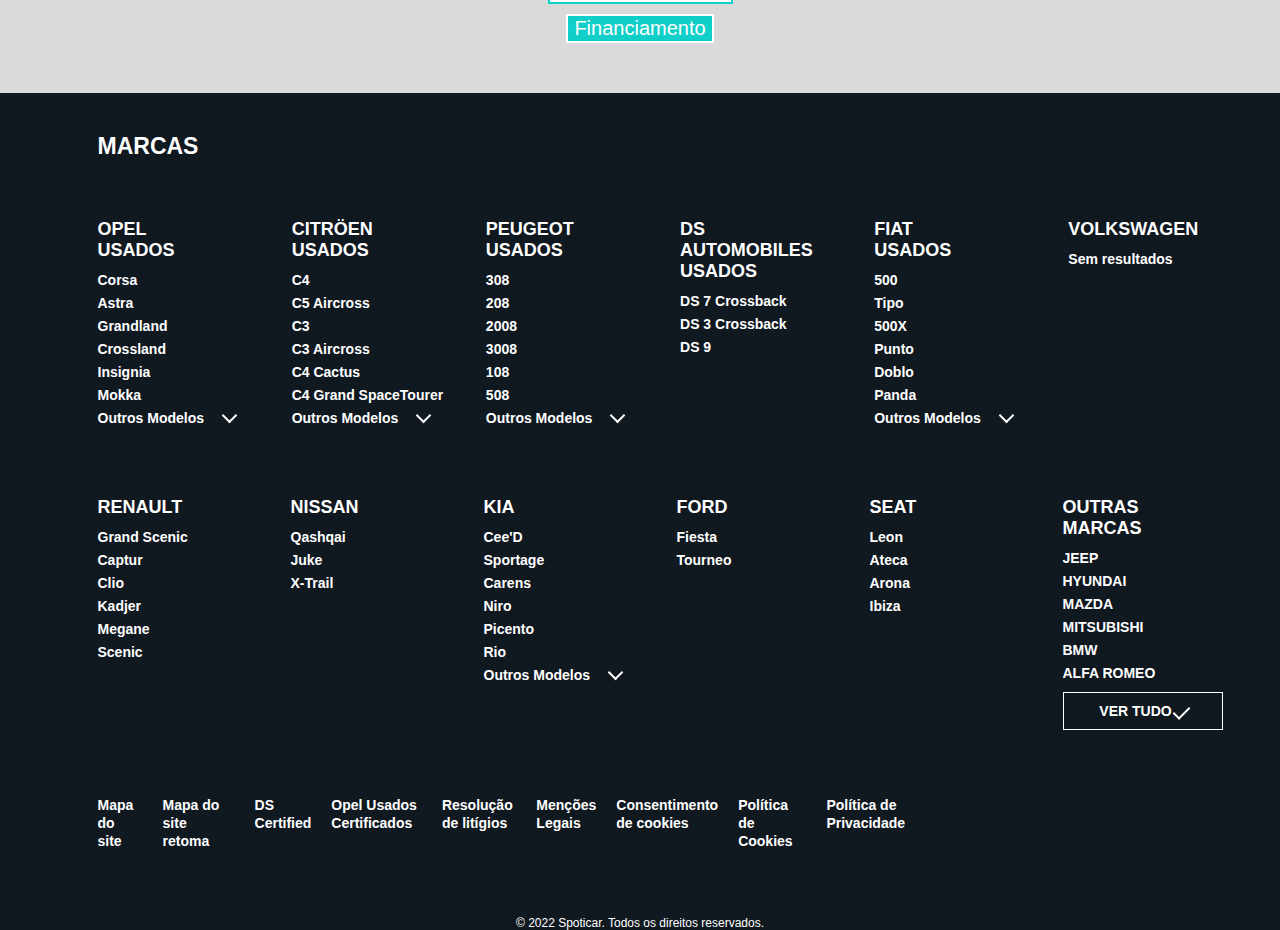
<file: funcionalidade_adicional/index.html>
<!DOCTYPE html>
<html lang="en">
<head>
    <meta charset="UTF-8">
    <meta http-equiv="X-UA-Compatible" content="IE=edge">
    <meta name="viewport" content="width=device-width, initial-scale=1.0">
    <link href="estilos.css" rel="stylesheet">
    <title>Document</title>
</head>
<body>
 <header>
    <nav>
        
        <button onclick="menuMobile()" class="bt-menu-mobile">
            <img class="img" src="menu.png" >
        </button>
          
        <div class="logo">
            <a href="">
                <img src="img/logo.svg">
            </a>
        </div>
       
        <ul class="nav-bar">
            <li>
                <a href="">ENCONTRAR UMA VIATURA</a>
            </li>
            <li>
                <a href="">CAMPANHAS</a>
            </li>
            <li>
                <a href="">COMERCIAIS USADOS</a>
            </li>
            <li>
                <a href="">ELÉTRICOS E HIBRIDOS USADOS</a>
            </li>
            <li>
                <a href="">RETOMA</a>
            </li>
            <li>
                <a href="">OS NOSSOS PONTOS DE VENDA</a>
            </li>
            <li>
                <a href="">QUEM SOMOS</a>
            </li>
            <li>
                <a href="">VÍDEOS</a>
            </li>
            <li>
                <a href="">GUIA DO COMPRADOS</a>
            </li>
            <li class="minha-selecao">
                <a onclick="mSelecao()" class="bt-selecao">A MINHA SELEÇÃO</a>
            </li>
        </ul>
        <div class="mobile-mSelect">
            <img onclick="mSelecao()" class="img" src="user.png">
        </div>
        
        
    </nav>
    <div class="slideshow-container">
        <div id="bt-ap" class="areaPessoal">
            <div class="areaPessoal-header">
                <span class="bi-person"></span>
                <span>A MINHA SELEÇÃO</span>
                <button type="button" class="areaPessoal-close">
                    <span onclick="mSelecao()" class="bi-x"></span>
                </button>
            </div>
            <div class="areaPessoal-conta">
                <div class="areaPessoal-aceder">
                    <p>Conta MySpoticar</p>
                    <a href="">aceder</a>
                </div>
                <div class="areaPessoal-criarConta">
                    <p>Não possui uma conta?</p>
                    <a href="">criar uma conta</a>
                </div>
                <span class="bi-person"></span>
            </div>
            <div class="areaPessoal-selecao">
                <div class="areaPessoal-selecaoTexto">
                    <p>A minha seleção</p>
                    <p>Nenhuma viatura</p>
                </div>
                <div class="areaPessoal-selecaoContador">
                    <p>0</p>
                </div>
            </div>
            <div class="areaPessoal-footer">
                <div class="areaPessoal-footerTexto">
                    <p>A minha viatura</p>
                    <a href="">Avaliar a minha viatura</a>
                </div>
                <div class="areaPessoal-footerTexto2">
                    Peça a avaliação de retoma da sua viatura e beneficie de várias vantagens
                </div>
            </div>
            
        </div>
    </div>
 </header>

    <div class="comunicacao">
     <a href="">
     <img src="img/banner_desktop_marcas.jpg" width="100%">
     </a>
    </div>

    <!-- Avaliação veículo -->
    <div class="financiamento">
        <div class="financiamento-container">
            <h2>Preço do automóvel</h2>
            <div class="financiamento-valores">
                <div class="financiamento-marca">
                    <p>Marca</p>
                    <input class="automovel-marca" type="text" placeholder="Marca" id="palavra1">
                </div>
                <div class="financiamento-modelo">
                    <p>Modelo</p>
                    <input class="automovel-modelo" type="text" placeholder="Modelo" id="palavra2">
                </div>
                <div class="financiamento-1">
                    <p>Preço aquisição</p>
                    <input class="preço_aquisição" type="number" id="1valor" placeholder="Preço aquisição" required>
                </div>
                <div class="financiamento-2">
                    <p>Ano da matricula</p>
                    <input class="anoDa_matricula" type="number" id="2valor" placeholder="Ano matricula" required>
                    <div class="financiamento-4">
                    <p>Quilometragem</p>
                    <input class="Quilometragem" type="number" id="3valor" placeholder="Quilometragem" required>
                </div>
            </div>
            <br>
            <button class="calcularvalorfinal" onclick="calcula()">Calcular</button>
            <div class="financiamento_calculo">
                <div class="financiamento-calculo">
                    <br>
                    <div id="preço_final">
                        Preço final 
                    </div>
                    <span id="valorFinal"></span><br />
                </div>
            </div>
            <div class="estados">
                <div class="mau-estado">
                    <br>
                    <p>Mau estado</p>
                    <span id="mau-estado"></span>
                    <div id="nome-marca"></div>
                    <div id="nome-modelo"></div>
                </div>
                <div class="bom-estado">
                    <br>
                    <p>Bom estado</p>
                    <span id="bom-estado"></span>
                    <span id="nome-marca1"></span>
                    <span id="nome-modelo1"></span>
                </div>
                <div class="muito-bom-estado">
                    <br>
                    <p>Muito Bom estado</p>
                    <span id="muito-bom-estado"></span>
                    <span id="nome-marca2"></span>
                    <span id="nome-modelo2"></span>
                </div>
            </div>  
        </div>
  
    </div>
        <div class="dinheiro">
        <div class="dinheiro-container">
            <h2>Financiamento</h2>
            <div class="dinheiro-2">
                <p>Valor empréstimo</p>
                <input type="number" id="v-emprestimo" placeholder="Valor do empréstimo" required>
            </div>
            <div class="dinheiro-3">
                <p>Duração (Meses)</p>
                <input type="number" id="v-duracao" placeholder="Duração empréstimo (Meses)" required>
            </div>
            <div class="dinheiro-6">
                <p>Valor da entrada inicial</p>
                <input type="number" id="v-inicial" placeholder="Valor do automóvel" required>
            </div>
            <div id="dinheiro-info" style="display: none">
                <div class="opcao1">Opção 1
            <div class="dinheiro-4">
                <p>Taxa de juro</p>
                <span id="financiamentoTaxaJuro1"></span><br />
            </div>
            <div class="dinheiro-5">
                <p>Spread</p>
                <span id="financiamentoSpread1"></span><br />
            </div>
            
            <div class="dinheiro-7">
                <p>Valor mensal da prestação</p>
                <span id="financiamentoValorMensal1"></span><br />
            </div>
                </div>
                <div class="opcao1">Opção 2
                    <div class="dinheiro-4">
                        <p>Taxa de juro</p>
                        <span id="financiamentoTaxaJuro2"></span><br />
                    </div>
                    <div class="dinheiro-5">
                        <p>Spread</p>
                        <span id="financiamentoSpread2"></span><br />
                    </div>
                    
                    <div class="dinheiro-7">
                        <p>Valor mensal da prestação</p>
                        <span id="financiamentoValorMensal2"></span><br />
                    </div>
                        </div>
                <div class="opcao1">Opção 3
                    <div class="dinheiro-4">
                        <p>Taxa de juro</p>
                        <span id="financiamentoTaxaJuro3"></span><br />
                    </div>
                    <div class="dinheiro-5">
                        <p>Spread</p>
                        <span id="financiamentoSpread3"></span><br />
                    </div>
                    <div class="dinheiro-7">
                        <p>Valor mensal da prestação</p>
                        <span id="financiamentoValorMensal3"></span><br />
                    </div>
                </div>
        </div>
        <div class="botaoFinanciamento">
            <button class="calcularFinanciamento" onclick="financiamento()">Financiamento</button>
        </div>
        </div>
    </div>
    <footer>
        <div class="todasasmarcas">
             <p class="titulomarcas">MARCAS</p>
           <div class="marcascima">
             <ul>
                 <li>
                     <a onclick="openWeb();" >
                         <p id="titulos" class="buttonopelusados">
                             OPEL USADOS
                             <span class="icon-button17"></span>
                             <span class="boxIcon2 Icon2">
                                 <span class="square2"></span>
                                 <span class="square2"></span>
                                 <span class="square2"></span>
                                 <span class="square2"></span>
                                 <span class="square2"></span>
                                 <span class="square2"></span>
                                 <span class="square2"></span>
                                 <span class="square2"></span>
                                 <span class="square2"></span>
                             </span>
                         </p> 
                     </a>
                 </li>
                   <div class="dropdown_menu17 hide17">
                     <li><a href=" ">Corsa</a></li>
                     <li><a href=" ">Astra</a></li>
                     <li><a href=" ">Grandland</a></li>
                     <li><a href=" ">Crossland</a></li>
                     <li><a href=" ">Insignia</a></li>
                     <li><a href=" ">Mokka</a></li>
                   <div class="dropdown_menu5 hide5" >
                     <li class="footer-list-item"><a href=" ">Zafira</a></li>
                     <li class="footer-list-item"><a href=" ">Combo</a></li>
                     <li class="footer-list-item"><a href=" ">Adam</a></li>
                     <li class="footer-list-item"><a href=" ">Karl</a></li>
                     <li class="footer-list-item"><a href=" ">VIVARO</a></li>
                   </div>
                   </div>
                 
                     <a class="dropdown_outros5">Outros Modelos<span class="icon-button5 drop-rotate5"></span></a> 
             </ul>
             <ul>
                 <li>
                     <a onclick="openWeb();">
                         <p id="titulos" class="buttoncitroenusados">
                             CITRÖEN USADOS
                             <span class="icon-button16"></span>
                             <span class="boxIcon3 Icon3">
                                 <span class="square3"></span>
                                 <span class="square3"></span>
                                 <span class="square3"></span>
                                 <span class="square3"></span>
                                 <span class="square3"></span>
                                 <span class="square3"></span>
                                 <span class="square3"></span>
                                 <span class="square3"></span>
                                 <span class="square3"></span>
                             </span>
                         </p>
                     </a>
                 </li>
                 <div class="dropdown_menu16 hide16">
                     <li><a href=" ">C4</a></li>
                     <li><a href=" ">C5 Aircross</a></li>
                     <li><a href=" ">C3</a></li>
                     <li><a href=" ">C3 Aircross</a></li>
                     <li><a href=" ">C4 Cactus</a></li>
                     <li><a href=" ">C4 Grand SpaceTourer</a></li>
                  <div class="dropdown_menu4 hide4" >
                     <li class="footer-list-item"><a href=" ">Berlingo</a></li>
                     <li class="footer-list-item"><a href=" ">C1</a></li>
                     <li class="footer-list-item"><a href=" ">C5</a></li>
                     <li class="footer-list-item"><a href=" ">C-Elysee</a></li>
                     <li class="footer-list-item"><a href=" ">C4 Aircross</a></li>
                     <li class="footer-list-item"><a href=" ">C4 SpaceTourer</a></li>
                  </div>
                 </div>
                     <a class="dropdown_outros4">Outros Modelos<span class="icon-button4 drop-rotate4"></span></a>
             </ul>
             <ul>
                 <li>
                     <a onclick="openWeb();">
                         <p id="titulos"class="buttonpeugeotusados"> 
                               PEUGEOT USADOS
                             <span class="icon-button15"></span>
                             <span class="boxIcon4 Icon4">
                                 <span class="square4"></span>
                                 <span class="square4"></span>
                                 <span class="square4"></span>
                                 <span class="square4"></span>
                                 <span class="square4"></span>
                                 <span class="square4"></span>
                                 <span class="square4"></span>
                                 <span class="square4"></span>
                                 <span class="square4"></span>
                             </span>
                         </p>
                     </a>
                 </li>
                 <div class="dropdown_menu15 hide15">
                     <li><a href=" ">308</a></li>
                     <li><a href=" ">208</a></li>
                     <li><a href=" ">2008</a></li>
                     <li><a href=" ">3008</a></li>
                     <li><a href=" ">108</a></li>
                     <li><a href=" ">508</a></li>
                  <div class="dropdown_menu3 hide3" >
                     <li class="footer-list-item"><a href=" ">5008</a></li>
                     <li class="footer-list-item"><a href=" ">Partner</a></li>
                     <li class="footer-list-item"><a href=" ">Boxer</a></li>
                     <li class="footer-list-item"><a href=" ">Fiorino</a></li>
                  </div>
                 </div>
                     <a class="dropdown_outros3">Outros Modelos<span class="icon-button3 drop-rotate3"></span></a>
             </ul>
             <ul>
                 <li>
                     <a onclick="openWeb();" >
                         <p id="titulos" class="buttondsautomobilesusados">
                               DS AUTOMOBILES USADOS
                             <span class="icon-button14"></span>
                             <span class="boxIcon5 Icon5">
                                 <span class="square5"></span>
                                 <span class="square5"></span>
                                 <span class="square5"></span>
                                 <span class="square5"></span>
                                 <span class="square5"></span>
                                 <span class="square5"></span>
                                 <span class="square5"></span>
                                 <span class="square5"></span>
                                 <span class="square5"></span>
                             </span>
                         </p>
                     </a>
               </li>
               <div class="dropdown_menu14 hide14">
                 <li><a href=" ">DS 7 Crossback</a></li>
                 <li><a href=" ">DS 3 Crossback</a></li>
                 <li><a href=" ">DS 9</a></li>
               </div>
             </ul>
             <ul>
                 <li>
                     <a onclick="openWeb();">
                         <p id="titulos"class="buttonfiatusados">
                               FIAT USADOS
                             <span class="icon-button13"></span>
                             <span class="boxIcon6 Icon6">
                                 <span class="square6"></span>
                                 <span class="square6"></span>
                                 <span class="square6"></span>
                                 <span class="square6"></span>
                                 <span class="square6"></span>
                                 <span class="square6"></span>
                                 <span class="square6"></span>
                                 <span class="square6"></span>
                                 <span class="square6"></span>
                             </span>
                         </p>
                     </a>
                 </li>
                 <div class="dropdown_menu13 hide13">
                     <li><a href=" ">500</a></li>
                     <li><a href=" ">Tipo</a></li>
                     <li><a href=" ">500X</a></li>
                     <li><a href=" ">Punto</a></li>
                     <li><a href=" ">Doblo</a></li>
                     <li><a href=" ">Panda</a></li>
                  <div class="dropdown_menu2 hide2" >
                     <li class="footer-list-item"><a href=" ">500L</a></li>
                     <li class="footer-list-item"><a href=" ">Talento</a></li>
                     <li class="footer-list-item"><a href=" ">Ducato</a></li>
                     <li class="footer-list-item"><a href=" ">Fiorino</a></li>
                  </div>
                 </div>
                     <a class="dropdown_outros2">Outros Modelos<span class="icon-button2 drop-rotate2"></span></a>
             </ul>
             <ul>
                 <li>
                     <a onclick="openWeb();">
                         <p id="titulos"class="buttonvolkswagen">
                               VOLKSWAGEN
                             <span class="icon-button12"></span>
                             <span class="boxIcon7 Icon7">
                                 <span class="square7"></span>
                                 <span class="square7"></span>
                                 <span class="square7"></span>
                                 <span class="square7"></span>
                                 <span class="square7"></span>
                                 <span class="square7"></span>
                                 <span class="square7"></span>
                                 <span class="square7"></span>
                                 <span class="square7"></span>
                             </span>
                         </p>
                     </a>
                 </li>
                 <div class="dropdown_menu12 hide12">
                     <a class="semresultados">Sem resultados</a>
                 </div>
             </ul>
         
         </div>
         <div class="marcasbaixo">
             <ul>
                 <li>
                     <a onclick="openWeb();">
                         <p id="titulos"class="buttonrenault">
                               RENAULT
                             <span class="icon-button11"></span>
                             <span class="boxIcon8 Icon8">
                                 <span class="square8"></span>
                                 <span class="square8"></span>
                                 <span class="square8"></span>
                                 <span class="square8"></span>
                                 <span class="square8"></span>
                                 <span class="square8"></span>
                                 <span class="square8"></span>
                                 <span class="square8"></span>
                                 <span class="square8"></span>
                             </span>
                         </p>
                     </a>
                 </li>
                 <div class="dropdown_menu11 hide11">
                     <li><a href=" ">Grand Scenic</a></li>
                     <li><a href=" ">Captur</a></li>
                     <li><a href=" ">Clio</a></li>
                     <li><a href=" ">Kadjer</a></li>
                     <li><a href=" ">Megane</a></li>
                     <li><a href=" ">Scenic</a></li>
                 </div>
     
             </ul>
             <ul>
                 <li>
                     <a onclick="openWeb();">
                         <p id="titulos"class="buttonnissan">
                               NISSAN
                             <span class="icon-button10"></span>
                             <span class="boxIcon9 Icon9">
                                 <span class="square9"></span>
                                 <span class="square9"></span>
                                 <span class="square9"></span>
                                 <span class="square9"></span>
                                 <span class="square9"></span>
                                 <span class="square9"></span>
                                 <span class="square9"></span>
                                 <span class="square9"></span>
                                 <span class="square9"></span>
                             </span>
                         </p>
                     </a>
                 </li>
                 <div class="dropdown_menu10 hide10">
                    <li><a href=" ">Qashqai</a></li>
                    <li><a href=" ">Juke</a></li>
                    <li><a href=" ">X-Trail</a></li>
                 </div>
             </ul>
             <ul>
                 <li>
                     <a onclick="openWeb();">
                         <p id="titulos"class="buttonkia">
                             KIA
                             <span class="icon-button9"></span>
                             <span class="boxIcon10 Icon10">
                                 <span class="square10"></span>
                                 <span class="square10"></span>
                                 <span class="square10"></span>
                                 <span class="square10"></span>
                                 <span class="square10"></span>
                                 <span class="square10"></span>
                                 <span class="square10"></span>
                                 <span class="square10"></span>
                                 <span class="square10"></span>
                             </span>
                         </p>
                     </a>
                 </li>
                 <div class="dropdown_menu9 hide9">
                    <li><a href=" ">Cee'D</a></li>
                    <li><a href=" ">Sportage</a></li>
                    <li><a href=" ">Carens</a></li>
                    <li><a href=" ">Niro</a></li>
                    <li><a href=" ">Picento</a></li>
                    <li><a href=" ">Rio</a></li>
                    <div class="dropdown_menu1 hide1" >
                         <li class="footer-list-item"><a href=" ">Stonic</a></li>
                    </div>
                 </div>
                     <a class="dropdown_outros1">Outros Modelos<span class="icon-button1 drop-rotate1"></span></a>
             </ul>
             <ul>
                 <li>
                     <a onclick="openWeb();">
                         <p id="titulos"class="buttonford">
                               FORD
                             <span class="icon-button8"></span>
                             <span class="boxIcon11 Icon11">
                                 <span class="square11"></span>
                                 <span class="square11"></span>
                                 <span class="square11"></span>
                                 <span class="square11"></span>
                                 <span class="square11"></span>
                                 <span class="square11"></span>
                                 <span class="square11"></span>
                                 <span class="square11"></span>
                                 <span class="square11"></span>
                             </span>
                         </p>
                     </a>
                 </li>
                 <div class="dropdown_menu8 hide8">
                     <li><a href=" ">Fiesta</a></li>
                     <li><a href=" ">Tourneo</a></li>
                 </div>
             </ul>
             <ul>
                 <li>
                     <a onclick="openWeb();">
                         <p id="titulos"class="buttonseat">
                             SEAT
                             <span class="icon-button7"></span>
                             <span class="boxIcon12 Icon12">
                                 <span class="square12"></span>
                                 <span class="square12"></span>
                                 <span class="square12"></span>
                                 <span class="square12"></span>
                                 <span class="square12"></span>
                                 <span class="square12"></span>
                                 <span class="square12"></span>
                                 <span class="square12"></span>
                                 <span class="square12"></span>
                             </span>
                         </p>
                     </a>
                 </li>
                 <div class="dropdown_menu7 hide7">
                    <li><a href=" ">Leon</a></li>
                    <li><a href=" ">Ateca</a></li>
                    <li><a href=" ">Arona</a></li>
                    <li><a href=" ">Ibiza</a></li>
                 </div>
             </ul>
             <ul>
                 <li>
                     <a onclick="openWeb();">
                         <p id="titulos"class="buttonoutrasmarcas">
                               OUTRAS MARCAS
                             <span class="icon-button6"></span>
                             <span class="boxIcon13 Icon13">
                                 <span class="square13"></span>
                                 <span class="square13"></span>
                                 <span class="square13"></span>
                                 <span class="square13"></span>
                                 <span class="square13"></span>
                                 <span class="square13"></span>
                                 <span class="square13"></span>
                                 <span class="square13"></span>
                                 <span class="square13"></span>
                             </span>
                         </p>
                     </a>
                 </li>
                 <div class="dropdown_menu6 hide6">
                     <li><a href=" ">JEEP</a></li>
                     <li><a href=" ">HYUNDAI</a></li>
                     <li><a href=" ">MAZDA</a></li>
                     <li><a href=" ">MITSUBISHI</a></li>
                     <li><a href=" ">BMW</a></li>
                     <li><a href=" ">ALFA ROMEO</a></li>
                     <div class="dropdown_menu hide" >
                         <li class="footer-list-item"><a href=" ">MINI</a></li>
                         <li class="footer-list-item"><a href=" ">TOYOTA</a></li>
                         <li class="footer-list-item"><a href=" ">ABARTH</a></li>
                         <li class="footer-list-item"><a href=" ">AUDI</a></li>
                         <li class="footer-list-item"><a href=" ">BMW</a></li>
                     </div>
                 </div>
                    <button class="dropdown_button">VER TUDO<span class="icon-button drop-rotate"></span></button>
             </ul>
         </div>
         <div class="informação">
             <ul>
                 <li><a href=" ">Mapa do site</a></li> 
                 <li><a href=" ">Mapa do site retoma</a></li> 
                 <li><a href=" ">DS Certified</a></li>
                 <li><a href=" ">Opel Usados Certificados</a></li> 
                 <li><a href=" ">Resolução de litígios</a></li> 
                 <li><a href=" ">Menções Legais</a></li> 
                 <li><a href=" ">Consentimento de cookies</a></li> 
                 <li><a href=" ">Política de Cookies</a></li> 
                 <li><a href=" ">Política de Privacidade</a></li> 
             </ul>
         </div>
        </div>  
         <p class="copyright">© 2022 Spoticar. Todos os direitos reservados.</p>
     </footer>
</div>
<script type="text/javascript" src="logica.js"></script>
</body>
</html>
</file>
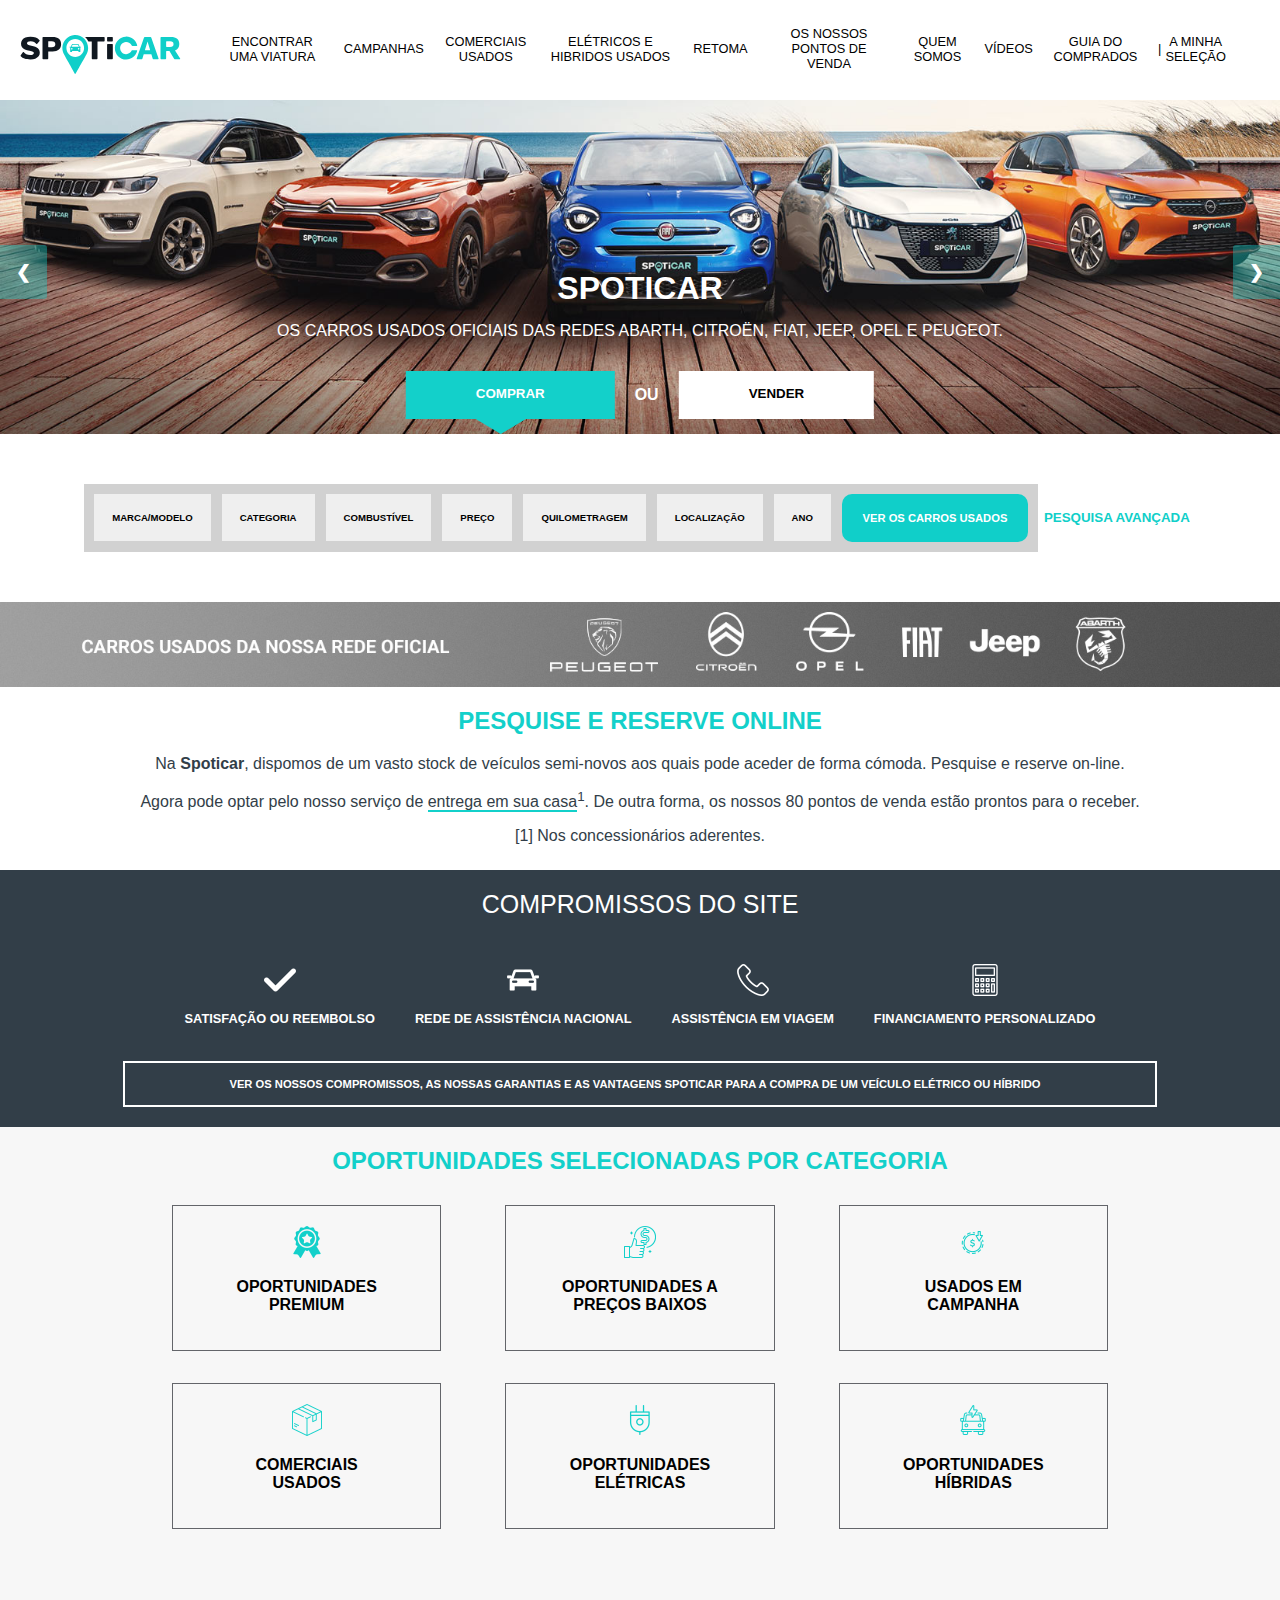
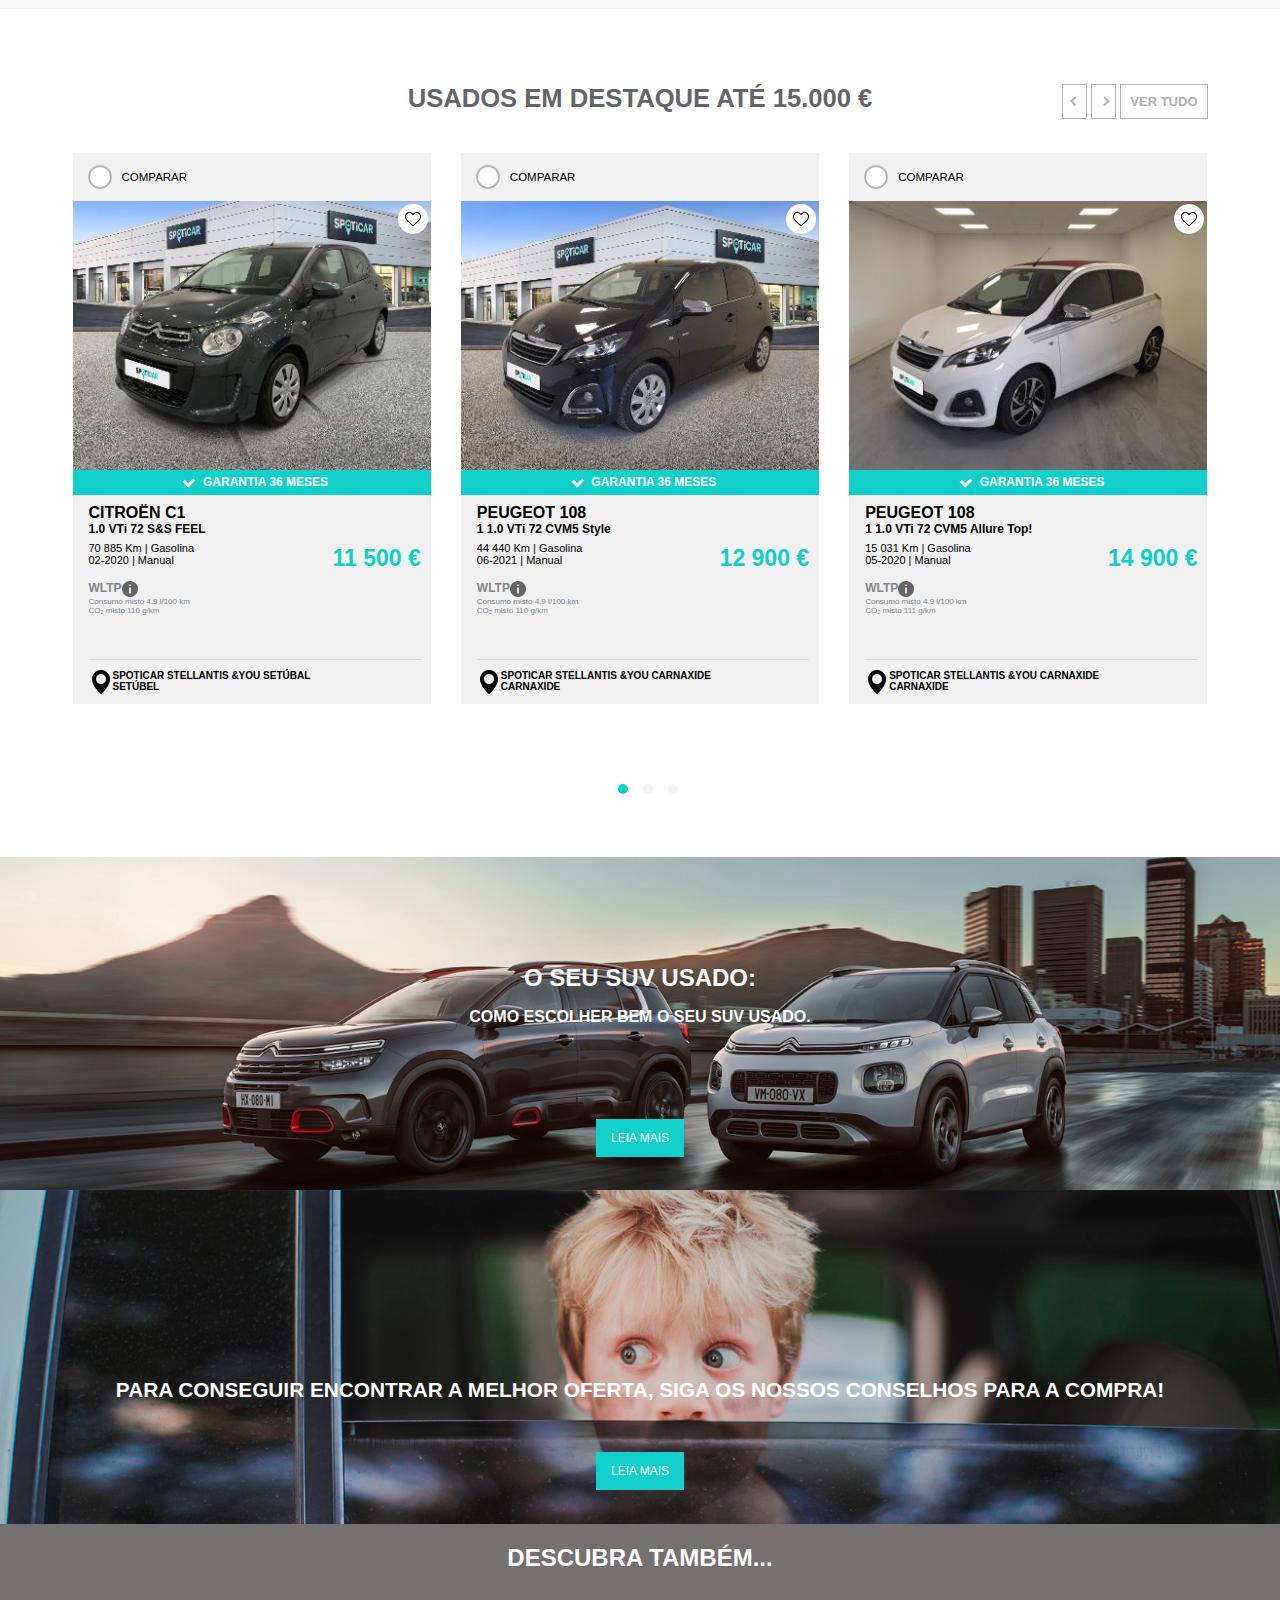
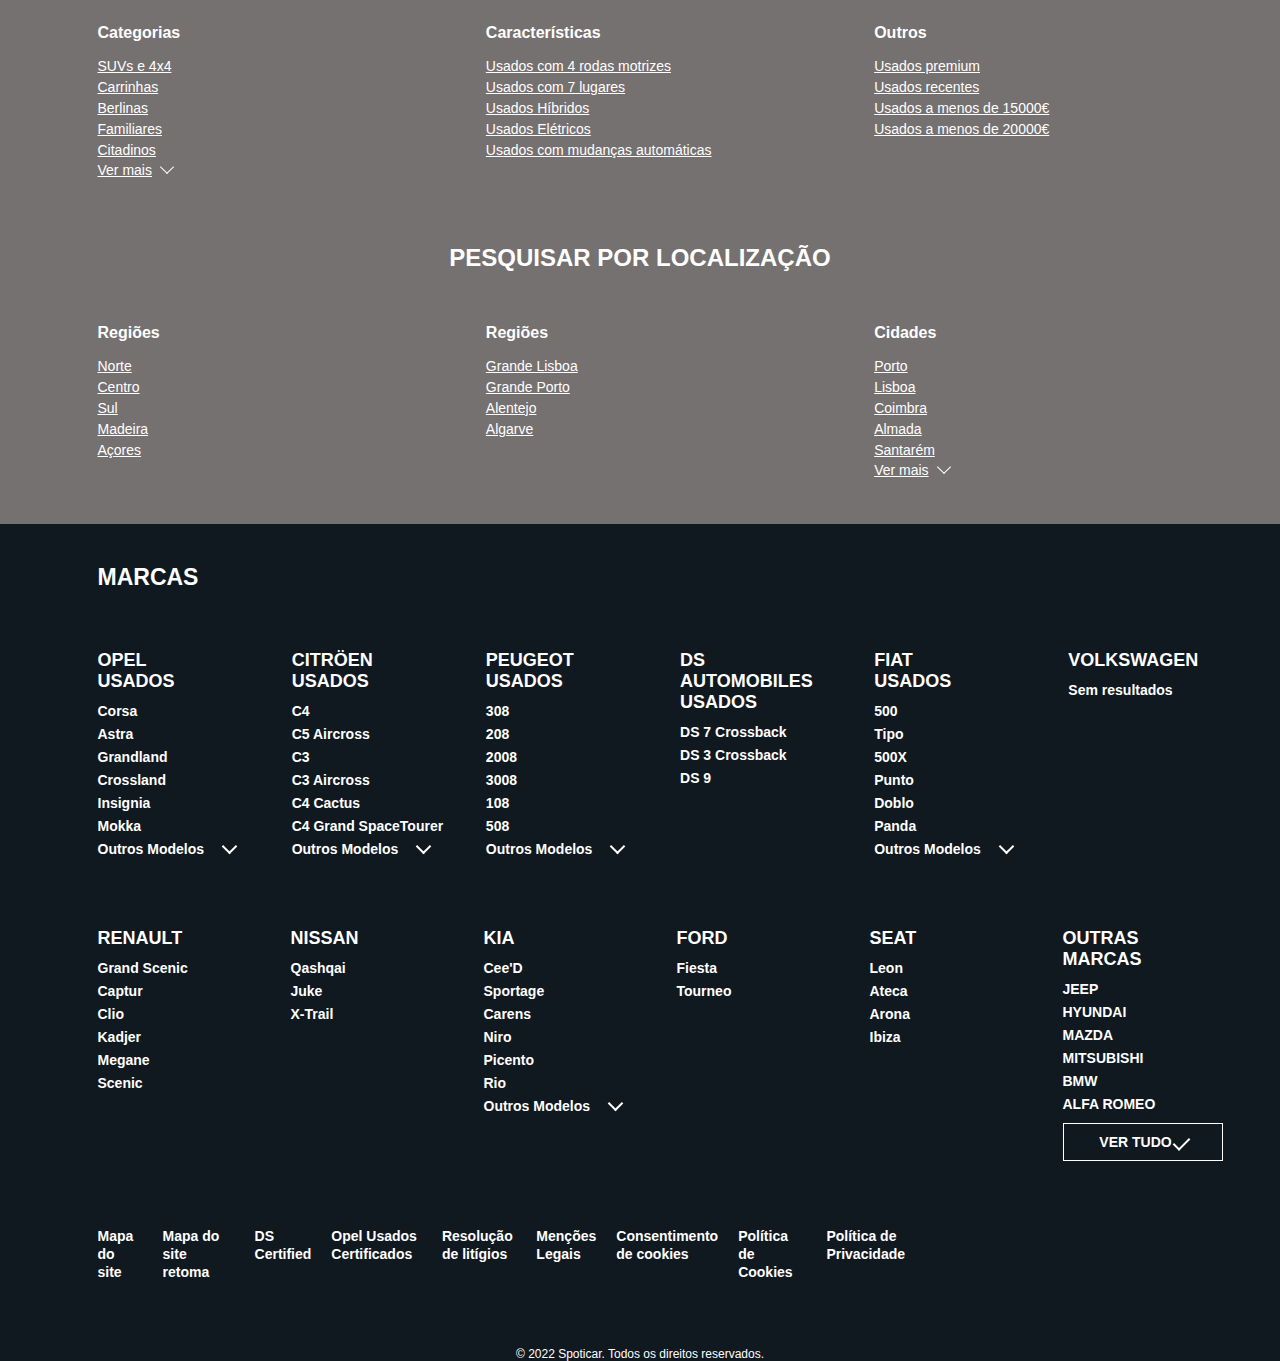
<file: Spoticar/index.html>
<!DOCTYPE html>
<html lang="en">
<head>
    <meta charset="UTF-8">
    <meta http-equiv="X-UA-Compatible" content="IE=edge">
    <meta name="viewport" content="width=device-width, initial-scale=1.0">
    <link href="estilos.css" rel="stylesheet">
    <title>Document</title>
</head>
<body>
<header>
    <nav>
        
        <button onclick="menuMobile()" class="bt-menu-mobile">
            <img class="img" src="menu.png" >
        </button>
          
        <div class="logo">
            <a href="">
                <img src="logo.svg">
            </a>
        </div>
       
        <ul class="nav-bar">
            <li>
                <a href="">ENCONTRAR UMA VIATURA</a>
            </li>
            <li>
                <a href="">CAMPANHAS</a>
            </li>
            <li>
                <a href="">COMERCIAIS USADOS</a>
            </li>
            <li>
                <a href="">ELÉTRICOS E HIBRIDOS USADOS</a>
            </li>
            <li>
                <a href="">RETOMA</a>
            </li>
            <li>
                <a href="">OS NOSSOS PONTOS DE VENDA</a>
            </li>
            <li>
                <a href="">QUEM SOMOS</a>
            </li>
            <li>
                <a href="">VÍDEOS</a>
            </li>
            <li>
                <a href="">GUIA DO COMPRADOS</a>
            </li>
            <li class="minha-selecao">
                <a onclick="mSelecao()" class="bt-selecao">A MINHA SELEÇÃO</a>
            </li>
        </ul>
        <div class="mobile-mSelect">
                <img onclick="mSelecao()" class="img" src="user.png">
        </div>
        
        
    </nav>
    
<div class="slideshow-container">

    <div class="mySlides s1" id="slide1">
      <img src="Spoticar_Portugal-allbrands_desktop.jpg" style="width:100%">
      <div class="slide1-inside fade">
        <div class="slide1-texto">
            <h1>SPOTICAR</h1>
            <p>OS CARROS USADOS OFICIAIS DAS REDES ABARTH, CITROËN, FIAT, JEEP, OPEL E PEUGEOT.</p>
        </div>
        <div class="slide1-bt">
            <div class="comprar-bt">
                <button>COMPRAR</button>
            </div>
            <strong>OU</strong>
            <div class="vender-bt">
                <button>VENDER</button>
            </div>
        </div>

      </div>
    </div>
    
    <div class="mySlides" id="slide2">
      <img src="ap_Spoticar_updates-dezembro_heroshot- homepage_a01_Citroen-C5-Aircross_1650x430 .jpg" style="width:100%;">
    </div>
    
    <div class="mySlides" id="slide3">
      <img src="ap_Spoticar_updates-dezembro_heroshot- homepage_a01_Fiat_1650x430.jpg" style="width:100%">
    </div>
    
    <a class="prev" onclick="plusSlides(-1)">❮</a>
    <a class="next" onclick="plusSlides(1)">❯</a>

    <div id="bt-ap" class="areaPessoal">
        <div class="areaPessoal-header">
            <span class="bi-person"></span>
            <span>A MINHA SELEÇÃO</span>
            <button type="button" class="areaPessoal-close">
                <span onclick="mSelecao()" class="bi-x"></span>
            </button>
        </div>
        <div class="areaPessoal-conta">
            <div class="areaPessoal-aceder">
                <p>Conta MySpoticar</p>
                <a href="">aceder</a>
            </div>
            <div class="areaPessoal-criarConta">
                <p>Não possui uma conta?</p>
                <a href="">criar uma conta</a>
            </div>
            <span class="bi-person"></span>
        </div>
        <div class="areaPessoal-selecao">
            <div class="areaPessoal-selecaoTexto">
                <p>A minha seleção</p>
                <p>Nenhuma viatura</p>
            </div>
            <div class="areaPessoal-selecaoContador">
                <p>0</p>
            </div>
        </div>
        <div class="areaPessoal-footer">
            <div class="areaPessoal-footerTexto">
                <p>A minha viatura</p>
                <a href="">Avaliar a minha viatura</a>
            </div>
            <div class="areaPessoal-footerTexto2">
                Peça a avaliação de retoma da sua viatura e beneficie de várias vantagens
            </div>
        </div>
        
    </div>
</div>

<div class="pesquisa-container">
    <div class="pesquisa-detalhes">
        <ul>
            <li><a href="">
                <span>MARCA/MODELO</span>
                <div class="bi-chevron-compact-down"></div>
            </a></li>
            <li><a href="">
                <span>CATEGORIA</span>
                <div class="bi-chevron-compact-down"></div>
            </a></li>
            <li><a href="">
                <span>COMBUSTÍVEL</span>
                <div class="bi-chevron-compact-down"></div>
            </a</li>
            <li><a href="">
                <span>PREÇO</span>
                <div class="bi-chevron-compact-down"></div>
            </a></li>
            <li><a href="">
                <span>QUILOMETRAGEM</span>
                <div class="bi-chevron-compact-down"></div>
            </a></li>
            <li><a href="">
                <span>LOCALIZAÇÃO</span>
                <div class="bi-chevron-compact-down"></div>
            </a></li>
            <li><a href="">
                <span>ANO</span>
                <div class="bi-chevron-compact-down"></div>
            </a></li>
        </ul>
        <a class="carros-bt" href="">VER OS CARROS USADOS</a>
        
    </div>
    <div class="pesquisa-avancada">
        <button>PESQUISA AVANÇADA</button>
        <div class="bi-chevron-right"></div>
    </div>
</div>
<div class="pesquisa-mobile">
    <p class="encontrar-txt">ENCONTRE O SEU CARRO USADO</p>
    <a class="bt-pesquisa-rapida" href="">PESQUISA RÁPIDA</a>
    <a class="bt-pesquisa-avancada" href="">PESQUISA AVANÇADA</a>
    <p class="ofertas-txt">VER OFERTAS</p>
    <a class="bt-ver-viaturas" href="">VER VIATURAS</a>
</div>
</header>
<div class="comunicacao">
    <a href="">
    <img src="banner_desktop_marcas.jpg">
    </a>
    </div>

    <section class="main-content">
        <div class="pesquise-reserve">
            <h2>PESQUISE E RESERVE ONLINE</h2>
            <p>
                Na <strong>Spoticar</strong>, dispomos de um vasto stock de veículos semi-novos aos quais pode aceder de forma cómoda. Pesquise e reserve on-line.
            </p>
            <p>
                Agora pode optar pelo nosso serviço de <a href="">entrega em sua casa</a><sup>1</sup>. De outra forma, os nossos 80 pontos de venda estão prontos para o receber.
            </p>
            <p>
                [1] Nos concessionários aderentes.
            </p>
        </div>
        <div class="compromisso">
            <h3 class="titulo-compromisso"><a href="">COMPROMISSOS DO SITE</a></h3>
            <ul class="compromisso-content">
                <div class="compromisso1">
                    <li>
                        <img class="img" src="check.png">
                        <p>SATISFAÇÃO OU REEMBOLSO</p>
                    </li>
                    <li>
                        <img class="img" src="car.png">
                        <p>REDE DE ASSISTÊNCIA NACIONAL</p>
                    </li>
                </div>
                <div class="compromisso2">
                    <li>
                        <img class="img" src="telephone.png">
                        <p>ASSISTÊNCIA EM VIAGEM</p>
                    </li>
                    <li>
                        <img class="img" src="calculator.png">
                        <p>FINANCIAMENTO PERSONALIZADO</p>
                    </li>
                </div>
            </ul>
            <a class="compromisso-bt" href="" >
                <span class="texto">VER OS NOSSOS COMPROMISSOS, AS NOSSAS GARANTIAS E AS VANTAGENS SPOTICAR PARA A COMPRA DE UM VEÍCULO ELÉTRICO OU HÍBRIDO</span>
                <span class="bi-chevron-right"></span>
            </a>
            <div class="oportunidades">
                <h2>OPORTUNIDADES SELECIONADAS POR CATEGORIA</h2> 
                <div class="categoria-itens">
                    <ul class="items">
                        <li class="item1">
                            <a href="">
                             <img class="img" src="premium-badge.png">
                            <h3>OPORTUNIDADES PREMIUM</h3>
                            </a>
                        </li>
                        <li class="item2">
                            <a href="">
                                <img class="img" src="best-price.png">
                                <h3>OPORTUNIDADES A PREÇOS BAIXOS</h3>
                                </a>
                        </li>
                        <li class="item3">
                            <a href="">
                                <img class="img" src="dollar-coin.png">
                                <h3>USADOS EM CAMPANHA</h3>
                                </a>
                        </li>
                    </ul>
                    <ul class="items2">
                    <li class="item4">
                        <a href="">
                            <img class="img" src="box.png">
                            <h3>COMERCIAIS USADOS</h3>
                            </a>
                    </li>
                    <li class="item5">
                        <a href="">
                            <img class="img" src="plugue.png">
                            <h3>OPORTUNIDADES ELÉTRICAS</h3>
                            </a>
                    </li>
                    <li class="item6">
                        <a href="">
                            <img class="img" src="electric-car.png">
                            <h3>OPORTUNIDADES HÍBRIDAS</h3>
                            </a>
                    </li>
                    </ul>
                </div>   
            </div>
            
        </div>
        
    </section>
    
<!-- PARTE DE BAIXO-->
<div class="ajuste">
<div class="featuredused">
    <div class="container" id="pagination">
        <p class="usedtitle">USADOS EM DESTAQUE ATÉ 15.000 €</p> 
        <div class="carrousel">
            <div class="carrousel-nav">
                <span class="icon-left" id="prev1"><i class="button"></i></span>
                <span class="icon-right" id="next1"><i class="button1"></i></span>
                <a href="" class="button-ver-tudo">VER TUDO</a>
            </div>
        </div>
     <div id="page1" class="page selected">
       <div class="firstcar">
         <div class="button-comparar">
            <button id="circle-button"></button>
            <span class="comparar">COMPARAR</span>
         </div>
         <div onclick="abrirPagina();"> 
            <div class="car-ft">
              <img src="CITROEN.jpg">
              <div class="heartcircle">
                <img class="img" src="heart.png">
              </div>
            </div>
            <div class="garantia">
                <span class="icon-checkmark"></span>
                <span class="text-garantia">GARANTIA 36 MESES</span>
            </div>
            <div class="card-content">
                <span class="title">CITROËN C1</span>
                <span class="sub-title">1.0 VTi 72 S&S  FEEL</span>
                <div class="row">
                    <div class="specifications">
                        <li>70 885 Km | Gasolina</li>
                        <li>02-2020 | Manual</li>
                    </div>
                    <div class="priceinfo">
                        <p>11 500 €</p>
                    </div>
                </div>
                <div class="consumo">
                    <div class="WLTP">
                        <h5>WLTP<img class="img" src="information.png"></h5>
                    </div>
                    <div class="consumolist">
                        <li>Consumo misto 4.9 l/100 km</li>
                        <li>CO₂ misto 110 g/km</li>
                    </div>
                </div>
                <div class="clearfix">
                    <div class="adress">
                        <img class="img" src="location-pin.png">
                        <div class="localisation">
                            <li>SPOTICAR STELLANTIS &YOU SETÚBAL</li>
                            <li>SETÚBEL</li>
                        </div>
                    </div>
                </div>
            </div>
         </div>
        </div>
       <div class="firstcar">
         <div class="button-comparar">
            <button id="circle-button1"></button>
            <span class="comparar">COMPARAR</span>
         </div>
         <div onclick="abrirPagina();">  
            <div class="car-ft">
              <img src="PEUGEOT-108.jpg">
              <div class="heartcircle">
                <img class="img" src="heart.png">
              </div>
            </div>
            <div class="garantia">
                <span class="icon-checkmark"></span>
                <span class="text-garantia">GARANTIA 36 MESES</span>
            </div>
            <div class="card-content">
                <span class="title">PEUGEOT 108</span>
                <span class="sub-title">1  1.0 VTi 72 CVM5 Style</span>
                <div class="row">
                    <div class="specifications">
                        <li>44 440 Km | Gasolina</li>
                        <li>06-2021 | Manual</li>
                    </div>
                    <div class="priceinfo">
                        <p>12 900 €</p>
                    </div>
                </div>
                <div class="consumo">
                    <div class="WLTP">
                        <h5>WLTP<img class="img" src="information.png"></h5>
                    </div>
                    <div class="consumolist">
                        <li>Consumo misto 4.9 l/100 km</li>
                        <li>CO₂ misto 110 g/km</li>
                    </div>
                </div>
                <div class="clearfix">
                    <div class="adress">
                        <img class="img" src="location-pin.png">
                        <div class="localisation">
                            <li>SPOTICAR STELLANTIS &YOU CARNAXIDE</li>
                            <li>CARNAXIDE</li>
                        </div>
                    </div>
                </div>
            </div>
         </div>
       </div>
       <div class="firstcar">
         <div class="button-comparar">
            <button id="circle-button2"></button>
            <span class="comparar">COMPARAR</span>
         </div>
         <div onclick="abrirPagina();"> 
            <div class="car-ft">
              <img src="PEUGEOT-108(2).jpg">
              <div class="heartcircle">
                <img class="img" src="heart.png">
              </div>
            </div>
            <div class="garantia">
              <span class="icon-checkmark"></span>
              <span class="text-garantia">GARANTIA 36 MESES</span>
            </div>
            <div class="card-content">
              <span class="title">PEUGEOT 108</span>
              <span class="sub-title">1  1.0 VTi 72 CVM5 Allure Top!</span>
              <div class="row">
                <div class="specifications">
                    <li>15 031 Km | Gasolina</li>
                    <li>05-2020 | Manual</li>
                </div>
                <div class="priceinfo">
                    <p>14 900 €</p>
                </div>
              </div>
              <div class="consumo">
                <div class="WLTP">
                    <h5>WLTP<img class="img" src="information.png"></h5>
                </div>
                <div class="consumolist">
                    <li>Consumo misto 4.9 l/100 km</li>
                    <li>CO₂ misto 111 g/km</li>
                </div>
              </div>
              <div class="clearfix">
                <div class="adress">
                    <img class="img" src="location-pin.png">
                    <div class="localisation">
                        <li>SPOTICAR STELLANTIS &YOU CARNAXIDE</li>
                        <li>CARNAXIDE</li>
                    </div>
                </div>
              </div>
            </div>
         </div>
       </div>       
      </div>
      <div id="page2" class="page">
        <div class="firstcar">
             <div class="button-comparar">
                 <button id="circle-button3"></button>
                 <span class="comparar">COMPARAR</span>
             </div>
             <div onclick="abrirPagina();"> 
               <div class="car-ft">
                 <img src="PEUGEOT-208.jpg">
                 <div class="heartcircle">
                    <img class="img" src="heart.png">
                  </div>
               </div>
               <div class="garantia">
                 <span class="icon-checkmark"></span>
                 <span class="text-garantia">GARANTIA 36 MESES</span>
               </div>
               <div class="card-content">
                 <span class="title">PEUGEOT 208</span>
                 <span class="sub-title">1  1.2 PURETECH 82 CVM5 STYLE</span>
                 <div class="row">
                     <div class="specifications">
                         <li>68 104 Km | Gasolina</li>
                         <li>08-2017 | Manual</li>
                     </div>
                     <div class="priceinfo">
                         <p>14 990 €</p>
                     </div>
                 </div>
                 <div class="consumo">
                     <div class="WLTP">
                         <h5>NEDC<img class="img" src="information.png"></h5>
                     </div>
                     <div class="consumolist">
                         <li>CO₂ misto 110 g/km</li>
                         <div class="energetic">
                            <img src="energy-B.png">
                         </div>
                     </div>
                 </div>
                 <div class="clearfix">
                     <div class="adress">
                        <img class="img" src="location-pin.png">
                         <div class="localisation">
                             <li>SPOTICAR SANTOGAL LISBOA REP</li>
                             <li>LISBOA</li>
                         </div>
                     </div>
                 </div>
             </div>
             </div>
        </div>
        <div class="firstcar">
             <div class="button-comparar">
                 <button id="circle-button4"></button>
                 <span class="comparar">COMPARAR</span>
             </div>
             <div onclick="abrirPagina();"> 
             <div class="car-ft">
               <img src="FIAT-500(2).jpg">
               <div class="heartcircle">
                <img class="img" src="heart.png">
               </div>
             </div>
             <div class="garantia">
                 <span class="icon-checkmark"></span>
                 <span class="text-garantia">GARANTIA 36 MESES</span>
             </div>
             <div class="card-content">
                 <span class="title">FIAT 500</span>
                 <span class="sub-title">2 1.2 8v 69cv  Lounge</span>
                 <div class="row">
                     <div class="specifications">
                         <li>68 632 Km | Gasolina</li>
                         <li>01-2019 | Manual</li>
                     </div>
                     <div class="priceinfo">
                         <p>14 950 €</p>
                     </div>
                 </div>
                 <div class="consumo">
                     <div class="WLTP">
                         <h5>NEDC<img class="img" src="information.png"></h5>
                     </div>
                     <div class="consumolist">
                         <li>CO₂ misto 104 g/km</li>
                         <div class="energetic">
                            <img src="energy-B.png">
                         </div>
                     </div>
                 </div>
                 <div class="clearfix">
                     <div class="adress">
                        <img class="img" src="location-pin.png">
                         <div class="localisation">
                             <li>SPOTICAR AMATOSCAR ÉVORA</li>
                             <li>ÉVORA</li>
                         </div>
                     </div>
                 </div>
             </div>
             </div>
        </div>
        <div class="firstcar">
         <div class="button-comparar">
             <button id="circle-button5"></button>
             <span class="comparar">COMPARAR</span>
         </div>
         <div onclick="abrirPagina();"> 
           <div class="car-ft">
             <img src="PEUGEOT-108(1).jpg">
             <div class="heartcircle">
                <img class="img" src="heart.png">
             </div>
           </div>
           <div class="garantia">
             <span class="icon-checkmark"></span>
             <span class="text-garantia">GARANTIA 36 MESES</span>
           </div>
           <div class="card-content">
             <span class="title">PEUGEOT 108</span>
             <span class="sub-title">1  1.0 VTi 72 CVM5 Style</span>
             <div class="row">
                 <div class="specifications">
                     <li>35 335 Km | Gasolina</li>
                     <li>06-2021 | Manual</li>
                 </div>
                 <div class="priceinfo">
                     <p>13 980 €</p>
                 </div>
             </div>
             <div class="consumo">
                 <div class="WLTP">
                     <h5>WLTP<img class="img" src="information.png"></h5>
                 </div>
                 <div class="consumolist">
                     <li>Consumo misto 4.9 l/100 km</li>
                     <li>CO₂ misto 110 g/km</li>
                     <div class="energetic">
                        <img src="energy-A.png" height="5px">
                     </div>
                 </div>
             </div>
             <div class="clearfix">
                 <div class="adress">
                    <img class="img" src="location-pin.png">
                     <div class="localisation">
                         <li>SPOTICAR AUTÓMOVEIS DO MONDEGO COIMBRA</li>
                         <li>COIMBRA</li>
                     </div>
                 </div>
             </div>
            </div>
         </div> 
        </div>       
       </div>
       <div id="page3" class="page">
        <div class="firstcar">
             <div class="button-comparar">
                 <button id="circle-button6"></button>
                 <span class="comparar">COMPARAR</span>
             </div>
             <div onclick="abrirPagina();"> 
               <div class="car-ft">
                 <img src="PEUGEOT-208(1).jpg">
                 <div class="heartcircle">
                    <img class="img" src="heart.png" >
                 </div>
               </div>
               <div class="garantia">
                 <span class="icon-checkmark"></span>
                 <span class="text-garantia">GARANTIA 36 MESES</span>
               </div>
               <div class="card-content">
                 <span class="title">PEUGEOT 208</span>
                 <span class="sub-title">1  1.6 BlueHDi 75 CVM5 Style</span>
                 <div class="row">
                     <div class="specifications">
                         <li>96 572 Km | Diesel</li>
                         <li>02-2018 | Manual</li>
                     </div>
                     <div class="priceinfo">
                         <p>14 990 €</p>
                     </div>
                 </div>
                 <div class="consumo">
                     <div class="WLTP">
                         <h5>NEDC<img class="img" src="information.png"></h5>
                     </div>
                     <div class="consumolist">
                         <li>Consumo misto 3.5 l/100 km</li>
                         <li>CO₂ misto 90 g/km</li>
                         <div class="energetic">
                            <img src="energy-A.png">
                         </div>
                     </div>
                 </div>
                 <div class="clearfix">
                     <div class="adress">
                        <img class="img" src="location-pin.png">
                         <div class="localisation">
                             <li>SPOTICAR FILINTO MOTA GUIMARÃES</li>
                             <li>GUIMARÃES</li>
                         </div>
                     </div>
                 </div>
                </div>
             </div>
        </div>
        <div class="firstcar">
             <div class="button-comparar">
                 <button id="circle-button7"></button>
                 <span class="comparar">COMPARAR</span>
             </div>
             <div onclick="abrirPagina();"> 
               <div class="car-ft">
                 <img src="PEUGEOT-108(3).jpg">
                 <div class="heartcircle">
                    <img class="img" src="heart.png">
                 </div>
               </div>
               <div class="garantia">
                 <span class="icon-checkmark"></span>
                 <span class="text-garantia">GARANTIA 36 MESES</span>
               </div>
               <div class="card-content">
                 <span class="title">PEUGEOT 108</span>
                 <span class="sub-title">1  1.0 VTi 72 CVM5 Style</span>
                 <div class="row">
                     <div class="specifications">
                         <li>42 379 Km | Gasolina</li>
                         <li>06-2021 | Manual</li>
                     </div>
                     <div class="priceinfo">
                         <p>13 950 €</p>
                     </div>
                 </div>
                 <div class="consumo">
                     <div class="WLTP">
                         <h5>WLTP<img class="img" src="information.png"></h5>
                     </div>
                     <div class="consumolist">
                         <li>Consumo misto 4.9 l/100 km</li>
                         <li>CO₂ misto 110 g/km</li>
                         <div class="energetic">
                            <img src="energy-A.png">
                         </div>
                     </div>
                 </div>
                 <div class="clearfix">
                     <div class="adress">
                        <img class="img" src="location-pin.png">
                         <div class="localisation">
                             <li>SPOTICAR CARDAN BRAGA</li>
                             <li>BRAGA</li>
                         </div>
                     </div>
                 </div>
                </div>
             </div>
        </div>
        <div class="firstcar">
         <div class="button-comparar">
             <button id="circle-button8"></button>
             <span class="comparar">COMPARAR</span>
         </div>
         <div onclick="abrirPagina();"> 
           <div class="car-ft">
             <img src="CITROEN-C4.jpg">
             <div class="heartcircle">
                <img class="img" src="heart.png">
             </div>
           </div>
           <div class="garantia">
             <span class="icon-checkmark"></span>
             <span class="text-garantia">GARANTIA 36 MESES</span>
           </div>
           <div class="card-content">
             <span class="title">CITRÖEN</span>
             <span class="sub-title">1.6 BlueHDi 100  FEEL</span>
             <div class="row">
                 <div class="specifications">
                     <li>116 195 Km | Diesel</li>
                     <li>03-2016 | Manual</li>
                 </div>
                 <div class="priceinfo">
                     <p>14 500 €</p>
                 </div>
             </div>
             <div class="consumo">
                 <div class="WLTP">
                     <h5>NEDC<img class="img" src="information.png"></h5>
                 </div>
                 <div class="consumolist">
                     <li>Consumo misto 3.3 l/100 km</li>
                     <li>CO₂ misto 111 g/km</li>
                     <div class="energetic">
                        <img src="energy-A.png">
                     </div>
                 </div>
             </div>
             <div class="clearfix">
                 <div class="adress">
                    <img class="img" src="location-pin.png">
                     <div class="localisation">
                         <li>SPOTICAR AUTO BENFICA LISBOA</li>
                         <li>AMADORA</li>
                     </div>
                 </div>
             </div>
         </div>
        </div> 
        </div>       
       </div>
      <div id="carousek-indicators">
        <li id=" 1 " class=" page-button "></li>
        <li id=" 2 " class=" page-button "></li>
        <li id=" 3 " class=" page-button "></li>
      </div>
    </div>
</div>
<div class="suvusado">
    <img src="SUV1.jpg">
      <div class="TextInTheBackgroundWithCars">
        <a href=" "><h3>O SEU SUV USADO:</h3></a>
        <p>COMO ESCOLHER BEM O SEU SUV USADO.</p>
      </div>
      <a class="buttonleiamais" href=" ">LEIA MAIS</a>
</div>
<div class="melhoroferta">
    <img src="OccasionsSpoticar.jpg">
        <div class="textonchildbackground">
            <a href=" "><h3>PARA CONSEGUIR ENCONTRAR A MELHOR OFERTA, SIGA OS NOSSOS CONSELHOS PARA A COMPRA!</h3></a>
        </div>
        <a class="buttonleiamais" href=" ">LEIA MAIS</a>
    </div>
</div>
<div class="graybackground">
    <div class="descubratambem">
        <div class="titulodescubratambem">
          <h2>DESCUBRA TAMBÉM...</h2>
        </div>
       <div class="categorias">
          <ul>
           <li><p id="titulodascategorias">Categorias</p></li> 
           <li><a href=" ">SUVs e 4x4</a></li> 
           <li><a href=" ">Carrinhas</a></li> 
           <li><a href=" ">Berlinas</a></li> 
           <li><a href=" ">Familiares</a></li>
           <li><a href=" ">Citadinos</a></li>
           <div class="dropdownmenu1 vermaishide1" >
            <li><a href=" ">Monovolumes</a></li>
            <li><a href=" ">Coupé e Cabriolet</a></li>
            <li><a href=" ">Pick-ups</a></li>
           </div>
        <div class="vermais"><a id="boxButton">Ver mais</a><span class="iconbutton1"></span>
            <div class="boxIcon Icon">
                <div class="square"></div>
                <div class="square"></div>
                <div class="square"></div>
                <div class="square"></div>
                <div class="square"></div>
                <div class="square"></div>
                <div class="square"></div>
                <div class="square"></div>
                <div class="square"></div>
            </div>
        </div>
          </ul>
          <ul>
              <li><p id="titulodascategorias">Características</p></li> 
              <li><a href=" ">Usados com 4 rodas motrizes</a></li> 
              <li><a href=" ">Usados com 7 lugares</a></li> 
              <li><a href=" ">Usados Híbridos</a></li> 
              <li><a href=" ">Usados Elétricos</a></li>
              <li><a href=" ">Usados com mudanças automáticas</a></li>
          </ul>
          <ul>
              <li><p id="titulodascategorias">Outros</p></li> 
              <li><a href=" ">Usados premium</a></li> 
              <li><a href=" ">Usados recentes</a></li> 
              <li><a href=" ">Usados a menos de 15000€</a></li> 
              <li><a href=" ">Usados a menos de 20000€</a></li>
          </ul>
        </div>
      </div>
    <div class="pesquisarporlocalização">
      <div class="titulopesquisarporlocalização">
        <h2>PESQUISAR POR LOCALIZAÇÃO</h2>
      </div>
     <div class="regiões">
        <ul>
         <li><p id="titulodasregioes">Regiões</p></li> 
         <li><a href=" ">Norte</a></li> 
         <li><a href=" ">Centro</a></li> 
         <li><a href=" ">Sul</a></li> 
         <li><a href=" ">Madeira</a></li>
         <li><a href=" ">Açores</a></li> 
        </ul>
        <ul>
            <li><p id="titulodasregioes">Regiões</p></li> 
            <li><a href=" ">Grande Lisboa</a></li> 
            <li><a href=" ">Grande Porto</a></li> 
            <li><a href=" ">Alentejo</a></li> 
            <li><a href=" ">Algarve</a></li>
        </ul>
        <ul>
            <li><p id="titulodasregioes">Cidades</p></li> 
            <li><a href=" ">Porto</a></li> 
            <li><a href=" ">Lisboa</a></li> 
            <li><a href=" ">Coimbra</a></li> 
            <li><a href=" ">Almada</a></li>
            <li><a href=" ">Santarém</a></li>
            <div class="dropdownmenu vermaishide" >
                <li><a href=" ">Faro</a></li>
           </div>
        <div class="vermais1"><a id="boxButton1">Ver mais</a><span class="iconbutton"></span>
          <div class="boxIcon1 Icon1">
              <div class="square1"></div>
              <div class="square1"></div>
              <div class="square1"></div>
              <div class="square1"></div>
              <div class="square1"></div>
              <div class="square1"></div>
              <div class="square1"></div>
              <div class="square1"></div>
              <div class="square1"></div>
          </div>
        </div>
        </ul>
      </div>
    </div>
</div>
<footer>
   <div class="todasasmarcas">
        <p class="titulomarcas">MARCAS</p>
      <div class="marcascima">
        <ul>
            <li>
                <a onclick="openWeb();" >
                    <p id="titulos" class="buttonopelusados">
                        OPEL USADOS
                        <span class="icon-button17"></span>
                        <span class="boxIcon2 Icon2">
                            <span class="square2"></span>
                            <span class="square2"></span>
                            <span class="square2"></span>
                            <span class="square2"></span>
                            <span class="square2"></span>
                            <span class="square2"></span>
                            <span class="square2"></span>
                            <span class="square2"></span>
                            <span class="square2"></span>
                        </span>
                    </p> 
                </a>
            </li>
              <div class="dropdown_menu17 hide17">
                <li><a href=" ">Corsa</a></li>
                <li><a href=" ">Astra</a></li>
                <li><a href=" ">Grandland</a></li>
                <li><a href=" ">Crossland</a></li>
                <li><a href=" ">Insignia</a></li>
                <li><a href=" ">Mokka</a></li>
              <div class="dropdown_menu5 hide5" >
                <li class="footer-list-item"><a href=" ">Zafira</a></li>
                <li class="footer-list-item"><a href=" ">Combo</a></li>
                <li class="footer-list-item"><a href=" ">Adam</a></li>
                <li class="footer-list-item"><a href=" ">Karl</a></li>
                <li class="footer-list-item"><a href=" ">VIVARO</a></li>
              </div>
              </div>
            
                <a class="dropdown_outros5">Outros Modelos<span class="icon-button5 drop-rotate5"></span></a> 
        </ul>
        <ul>
            <li>
                <a onclick="openWeb();">
                    <p id="titulos" class="buttoncitroenusados">
                        CITRÖEN USADOS
                        <span class="icon-button16"></span>
                        <span class="boxIcon3 Icon3">
                            <span class="square3"></span>
                            <span class="square3"></span>
                            <span class="square3"></span>
                            <span class="square3"></span>
                            <span class="square3"></span>
                            <span class="square3"></span>
                            <span class="square3"></span>
                            <span class="square3"></span>
                            <span class="square3"></span>
                        </span>
                    </p>
                </a>
            </li>
            <div class="dropdown_menu16 hide16">
                <li><a href=" ">C4</a></li>
                <li><a href=" ">C5 Aircross</a></li>
                <li><a href=" ">C3</a></li>
                <li><a href=" ">C3 Aircross</a></li>
                <li><a href=" ">C4 Cactus</a></li>
                <li><a href=" ">C4 Grand SpaceTourer</a></li>
             <div class="dropdown_menu4 hide4" >
                <li class="footer-list-item"><a href=" ">Berlingo</a></li>
                <li class="footer-list-item"><a href=" ">C1</a></li>
                <li class="footer-list-item"><a href=" ">C5</a></li>
                <li class="footer-list-item"><a href=" ">C-Elysee</a></li>
                <li class="footer-list-item"><a href=" ">C4 Aircross</a></li>
                <li class="footer-list-item"><a href=" ">C4 SpaceTourer</a></li>
             </div>
            </div>
                <a class="dropdown_outros4">Outros Modelos<span class="icon-button4 drop-rotate4"></span></a>
        </ul>
        <ul>
            <li>
                <a onclick="openWeb();">
                    <p id="titulos"class="buttonpeugeotusados"> 
                          PEUGEOT USADOS
                        <span class="icon-button15"></span>
                        <span class="boxIcon4 Icon4">
                            <span class="square4"></span>
                            <span class="square4"></span>
                            <span class="square4"></span>
                            <span class="square4"></span>
                            <span class="square4"></span>
                            <span class="square4"></span>
                            <span class="square4"></span>
                            <span class="square4"></span>
                            <span class="square4"></span>
                        </span>
                    </p>
                </a>
            </li>
            <div class="dropdown_menu15 hide15">
                <li><a href=" ">308</a></li>
                <li><a href=" ">208</a></li>
                <li><a href=" ">2008</a></li>
                <li><a href=" ">3008</a></li>
                <li><a href=" ">108</a></li>
                <li><a href=" ">508</a></li>
             <div class="dropdown_menu3 hide3" >
                <li class="footer-list-item"><a href=" ">5008</a></li>
                <li class="footer-list-item"><a href=" ">Partner</a></li>
                <li class="footer-list-item"><a href=" ">Boxer</a></li>
                <li class="footer-list-item"><a href=" ">Fiorino</a></li>
             </div>
            </div>
                <a class="dropdown_outros3">Outros Modelos<span class="icon-button3 drop-rotate3"></span></a>
        </ul>
        <ul>
            <li>
                <a onclick="openWeb();" >
                    <p id="titulos" class="buttondsautomobilesusados">
                          DS AUTOMOBILES USADOS
                        <span class="icon-button14"></span>
                        <span class="boxIcon5 Icon5">
                            <span class="square5"></span>
                            <span class="square5"></span>
                            <span class="square5"></span>
                            <span class="square5"></span>
                            <span class="square5"></span>
                            <span class="square5"></span>
                            <span class="square5"></span>
                            <span class="square5"></span>
                            <span class="square5"></span>
                        </span>
                    </p>
                </a>
          </li>
          <div class="dropdown_menu14 hide14">
            <li><a href=" ">DS 7 Crossback</a></li>
            <li><a href=" ">DS 3 Crossback</a></li>
            <li><a href=" ">DS 9</a></li>
          </div>
        </ul>
        <ul>
            <li>
                <a onclick="openWeb();">
                    <p id="titulos"class="buttonfiatusados">
                          FIAT USADOS
                        <span class="icon-button13"></span>
                        <span class="boxIcon6 Icon6">
                            <span class="square6"></span>
                            <span class="square6"></span>
                            <span class="square6"></span>
                            <span class="square6"></span>
                            <span class="square6"></span>
                            <span class="square6"></span>
                            <span class="square6"></span>
                            <span class="square6"></span>
                            <span class="square6"></span>
                        </span>
                    </p>
                </a>
            </li>
            <div class="dropdown_menu13 hide13">
                <li><a href=" ">500</a></li>
                <li><a href=" ">Tipo</a></li>
                <li><a href=" ">500X</a></li>
                <li><a href=" ">Punto</a></li>
                <li><a href=" ">Doblo</a></li>
                <li><a href=" ">Panda</a></li>
             <div class="dropdown_menu2 hide2" >
                <li class="footer-list-item"><a href=" ">500L</a></li>
                <li class="footer-list-item"><a href=" ">Talento</a></li>
                <li class="footer-list-item"><a href=" ">Ducato</a></li>
                <li class="footer-list-item"><a href=" ">Fiorino</a></li>
             </div>
            </div>
                <a class="dropdown_outros2">Outros Modelos<span class="icon-button2 drop-rotate2"></span></a>
        </ul>
        <ul>
            <li>
                <a onclick="openWeb();">
                    <p id="titulos"class="buttonvolkswagen">
                          VOLKSWAGEN
                        <span class="icon-button12"></span>
                        <span class="boxIcon7 Icon7">
                            <span class="square7"></span>
                            <span class="square7"></span>
                            <span class="square7"></span>
                            <span class="square7"></span>
                            <span class="square7"></span>
                            <span class="square7"></span>
                            <span class="square7"></span>
                            <span class="square7"></span>
                            <span class="square7"></span>
                        </span>
                    </p>
                </a>
            </li>
            <div class="dropdown_menu12 hide12">
                <a class="semresultados">Sem resultados</a>
            </div>
        </ul>
    
    </div>
    <div class="marcasbaixo">
        <ul>
            <li>
                <a onclick="openWeb();">
                    <p id="titulos"class="buttonrenault">
                          RENAULT
                        <span class="icon-button11"></span>
                        <span class="boxIcon8 Icon8">
                            <span class="square8"></span>
                            <span class="square8"></span>
                            <span class="square8"></span>
                            <span class="square8"></span>
                            <span class="square8"></span>
                            <span class="square8"></span>
                            <span class="square8"></span>
                            <span class="square8"></span>
                            <span class="square8"></span>
                        </span>
                    </p>
                </a>
            </li>
            <div class="dropdown_menu11 hide11">
                <li><a href=" ">Grand Scenic</a></li>
                <li><a href=" ">Captur</a></li>
                <li><a href=" ">Clio</a></li>
                <li><a href=" ">Kadjer</a></li>
                <li><a href=" ">Megane</a></li>
                <li><a href=" ">Scenic</a></li>
            </div>

        </ul>
        <ul>
            <li>
                <a onclick="openWeb();">
                    <p id="titulos"class="buttonnissan">
                          NISSAN
                        <span class="icon-button10"></span>
                        <span class="boxIcon9 Icon9">
                            <span class="square9"></span>
                            <span class="square9"></span>
                            <span class="square9"></span>
                            <span class="square9"></span>
                            <span class="square9"></span>
                            <span class="square9"></span>
                            <span class="square9"></span>
                            <span class="square9"></span>
                            <span class="square9"></span>
                        </span>
                    </p>
                </a>
            </li>
            <div class="dropdown_menu10 hide10">
               <li><a href=" ">Qashqai</a></li>
               <li><a href=" ">Juke</a></li>
               <li><a href=" ">X-Trail</a></li>
            </div>
        </ul>
        <ul>
            <li>
                <a onclick="openWeb();">
                    <p id="titulos"class="buttonkia">
                        KIA
                        <span class="icon-button9"></span>
                        <span class="boxIcon10 Icon10">
                            <span class="square10"></span>
                            <span class="square10"></span>
                            <span class="square10"></span>
                            <span class="square10"></span>
                            <span class="square10"></span>
                            <span class="square10"></span>
                            <span class="square10"></span>
                            <span class="square10"></span>
                            <span class="square10"></span>
                        </span>
                    </p>
                </a>
            </li>
            <div class="dropdown_menu9 hide9">
               <li><a href=" ">Cee'D</a></li>
               <li><a href=" ">Sportage</a></li>
               <li><a href=" ">Carens</a></li>
               <li><a href=" ">Niro</a></li>
               <li><a href=" ">Picento</a></li>
               <li><a href=" ">Rio</a></li>
               <div class="dropdown_menu1 hide1" >
                    <li class="footer-list-item"><a href=" ">Stonic</a></li>
               </div>
            </div>
                <a class="dropdown_outros1">Outros Modelos<span class="icon-button1 drop-rotate1"></span></a>
        </ul>
        <ul>
            <li>
                <a onclick="openWeb();">
                    <p id="titulos"class="buttonford">
                          FORD
                        <span class="icon-button8"></span>
                        <span class="boxIcon11 Icon11">
                            <span class="square11"></span>
                            <span class="square11"></span>
                            <span class="square11"></span>
                            <span class="square11"></span>
                            <span class="square11"></span>
                            <span class="square11"></span>
                            <span class="square11"></span>
                            <span class="square11"></span>
                            <span class="square11"></span>
                        </span>
                    </p>
                </a>
            </li>
            <div class="dropdown_menu8 hide8">
                <li><a href=" ">Fiesta</a></li>
                <li><a href=" ">Tourneo</a></li>
            </div>
        </ul>
        <ul>
            <li>
                <a onclick="openWeb();">
                    <p id="titulos"class="buttonseat">
                        SEAT
                        <span class="icon-button7"></span>
                        <span class="boxIcon12 Icon12">
                            <span class="square12"></span>
                            <span class="square12"></span>
                            <span class="square12"></span>
                            <span class="square12"></span>
                            <span class="square12"></span>
                            <span class="square12"></span>
                            <span class="square12"></span>
                            <span class="square12"></span>
                            <span class="square12"></span>
                        </span>
                    </p>
                </a>
            </li>
            <div class="dropdown_menu7 hide7">
               <li><a href=" ">Leon</a></li>
               <li><a href=" ">Ateca</a></li>
               <li><a href=" ">Arona</a></li>
               <li><a href=" ">Ibiza</a></li>
            </div>
        </ul>
        <ul>
            <li>
                <a onclick="openWeb();">
                    <p id="titulos"class="buttonoutrasmarcas">
                          OUTRAS MARCAS
                        <span class="icon-button6"></span>
                        <span class="boxIcon13 Icon13">
                            <span class="square13"></span>
                            <span class="square13"></span>
                            <span class="square13"></span>
                            <span class="square13"></span>
                            <span class="square13"></span>
                            <span class="square13"></span>
                            <span class="square13"></span>
                            <span class="square13"></span>
                            <span class="square13"></span>
                        </span>
                    </p>
                </a>
            </li>
            <div class="dropdown_menu6 hide6">
                <li><a href=" ">JEEP</a></li>
                <li><a href=" ">HYUNDAI</a></li>
                <li><a href=" ">MAZDA</a></li>
                <li><a href=" ">MITSUBISHI</a></li>
                <li><a href=" ">BMW</a></li>
                <li><a href=" ">ALFA ROMEO</a></li>
                <div class="dropdown_menu hide" >
                    <li class="footer-list-item"><a href=" ">MINI</a></li>
                    <li class="footer-list-item"><a href=" ">TOYOTA</a></li>
                    <li class="footer-list-item"><a href=" ">ABARTH</a></li>
                    <li class="footer-list-item"><a href=" ">AUDI</a></li>
                    <li class="footer-list-item"><a href=" ">BMW</a></li>
                </div>
            </div>
               <button class="dropdown_button">VER TUDO<span class="icon-button drop-rotate"></span></button>
        </ul>
    </div>
    <div class="informação">
        <ul>
            <li><a href=" ">Mapa do site</a></li> 
            <li><a href=" ">Mapa do site retoma</a></li> 
            <li><a href=" ">DS Certified</a></li>
            <li><a href=" ">Opel Usados Certificados</a></li> 
            <li><a href=" ">Resolução de litígios</a></li> 
            <li><a href=" ">Menções Legais</a></li> 
            <li><a href=" ">Consentimento de cookies</a></li> 
            <li><a href=" ">Política de Cookies</a></li> 
            <li><a href=" ">Política de Privacidade</a></li> 
        </ul>
    </div>
   </div>  
    <p class="copyright">© 2022 Spoticar. Todos os direitos reservados.</p>
</footer>
</div>
<script src="logica.js"></script>
</body>
</html>
</file>
<file: estilos.css>
@charset "UTF-8";
.mySlides {
  display: none;
}

img {
  vertical-align: middle;
}

html, body {
  max-width: 100%;
  overflow-x: hidden;
}

body {
  margin: 0;
  background-color: white;
  font-family: Arial, Helvetica, sans-serif;
  display: flex;
  flex-direction: column;
  min-height: 100vh;
}

.img {
  width: auto;
}

.bt-financ {
  position: fixed;
  bottom: 0;
  right: 0;
  border: #10cfc9 2px solid;
  border-radius: 5px;
  padding: 20px;
  color: white;
  background-color: #10cfc9;
  margin-bottom: 20px;
  margin-right: 20px;
  text-decoration: none;
  z-index: 10;
}

.bt-financ:hover {
  background-color: #006e90;
}

/*NAV BAR*/
header {
  position: relative;
}

nav {
  height: 100px;
  width: 100%;
  display: flex;
  align-items: center;
}

nav button {
  display: none;
}

.logo {
  height: 50px;
  width: 200px;
  margin-left: 20px;
  margin-top: 20px;
}

.nav-bar {
  display: flex;
  justify-content: right;
  list-style-type: none;
  margin-right: 30px;
  width: 100%;
  height: 100%;
}

.nav-bar li a {
  color: black;
  text-decoration: none;
  text-align: center;
  font-size: 0.8em;
  height: 100%;
  border-bottom: 3px solid transparent;
  display: flex;
  justify-items: center;
  align-items: center;
}

.nav-bar li {
  border-bottom: 3px solid transparent;
  text-align: center;
  align-items: center;
  margin-right: 20px;
  display: inline-block;
  justify-items: center;
}

.nav-bar li.minha-selecao a {
  cursor: pointer;
}

.nav-bar li.minha-selecao a::before {
  content: "|";
}

.nav-bar li:hover {
  border-bottom-color: #13d0ca;
}

/* Slideshow container */
.slideshow-container {
  width: 100%;
  position: relative;
  margin: auto;
}

/* Next & previous buttons */
.prev, .next {
  cursor: pointer;
  position: absolute;
  top: 50%;
  width: auto;
  padding: 16px;
  margin-top: -22px;
  color: white;
  font-weight: bold;
  font-size: 18px;
  border-radius: 0 3px 3px 0;
  -webkit-user-select: none;
     -moz-user-select: none;
      -ms-user-select: none;
          user-select: none;
  background-color: rgba(19, 208, 202, 0.4);
}

/* Position the "next button" to the right */
.next {
  right: 0;
  border-radius: 3px 0 0 3px;
}

/* On hover, add a black background color with a little bit see-through */
.next:hover {
  /*border-bottom: 2px solid white;
  border-top: 2px solid white;
  border-left: 2px solid white;*/
  outline: 2px solid white;
}

.prev:hover {
  /*border-bottom: 2px solid white;
  border-top: 2px solid white;
  border-right: 2px solid white;*/
  outline: 2px solid white;
}

/* On smaller screens, decrease text size */
@media only screen and (max-width: 300px) {
  .prev, .next, .text {
    font-size: 11px;
  }
}
.mySlides .slide1-inside .slide1-texto h1 {
  position: absolute;
  color: white;
  font-weight: bold;
  top: 50%;
  left: 50%;
  transform: translate(-50%, -50%);
}

.mySlides .slide1-inside .slide1-texto p {
  position: absolute;
  width: 100%;
  color: white;
  top: 50%;
  left: 50%;
  transform: translate(-50%, -50%);
  margin-top: 4em;
  text-align: center;
}

.mySlides .slide1-inside .slide1-bt {
  position: absolute;
  color: white;
  font-weight: bold;
  top: 50%;
  left: 50%;
  transform: translate(-50%, -50%);
  margin-top: 8em;
  display: flex;
  align-items: center;
}

.mySlides .slide1-inside .slide1-bt .comprar-bt button {
  background-color: #13d0ca;
  color: white;
  font-weight: bold;
  border-color: #13d0ca;
  padding: 15px 70px;
  border-top: 0 none;
  border-left: 0 none;
  border-right: 0 none;
  border-bottom-width: 3px;
  border-bottom-style: solid;
  margin-right: 20px;
  cursor: pointer;
}

.mySlides .slide1-inside .slide1-bt .comprar-bt button::before {
  border-top-color: #13d0ca;
  z-index: 1;
  position: absolute;
  bottom: -15px;
  content: "";
  border-left: solid 25px transparent;
  border-right: solid 25px transparent;
  border-top-width: 15px;
  border-top-style: solid;
}

.mySlides .slide1-inside .slide1-bt .vender-bt button {
  background-color: white;
  color: black;
  font-weight: bold;
  border-color: white;
  padding: 15px 70px;
  border-top: 0 none;
  border-left: 0 none;
  border-right: 0 none;
  border-bottom-width: 3px;
  border-bottom-style: solid;
  margin-left: 20px;
  cursor: pointer;
}

.pesquisa-container {
  width: 1200px;
  display: flex;
  justify-content: center;
  margin-top: 50px;
  margin-left: auto;
  margin-right: auto;
}

.pesquisa-container .pesquisa-detalhes {
  display: flex;
  background: rgba(178, 178, 178, 0.6);
  box-sizing: border-box;
  margin-right: 50px;
}

.pesquisa-container .pesquisa-detalhes ul {
  list-style-type: none;
  display: flex;
  text-align: left;
  padding-left: 10px;
  margin-top: 10px;
  margin-bottom: 10px;
}

.pesquisa-container .pesquisa-detalhes li {
  font-size: 0.6em;
  color: black;
  margin-right: 10px;
  text-align: left;
  padding-right: 1px;
}

.pesquisa-container .pesquisa-detalhes li a {
  color: black;
  text-decoration: none;
  background-color: #efefef;
  padding: 20px;
  float: left;
  text-align: left;
  display: flex;
  font-weight: bold;
}

.pesquisa-container .pesquisa-detalhes li a span {
  margin-right: 30px;
}

.pesquisa-container .pesquisa-detalhes a.carros-bt {
  color: white;
  text-decoration: none;
  display: flex;
  justify-content: center;
  background-color: #10cfc9;
  border-radius: 10px;
  font-weight: bold;
  font-size: 0.7em;
  text-align: center;
  margin: 10px 10px 10px 0px;
  padding: 20px;
  width: 200px;
}

.pesquisa-container .pesquisa-detalhes a.carros-bt:hover {
  background-color: white;
  outline: 2px solid #10cfc9;
  color: #10cfc9;
}

.pesquisa-container .pesquisa-avancada {
  display: flex;
  color: #10cfc9;
  align-items: center;
}

.pesquisa-container .pesquisa-avancada button {
  background: transparent;
  border: none;
  color: #10cfc9;
  font-weight: bold;
}

/* minha selecao */
.mostrar {
  display: block !important;
}

.slideshow-container .areaPessoal {
  display: none;
  position: absolute;
  border-color: #cdcdcd;
  border-style: solid;
  border-left-width: 2px;
  border-right-width: 2px;
  border-bottom-width: 2px;
  background-color: #fff;
  color: #323e48;
  text-align: left;
  letter-spacing: initial;
  width: 555px;
  right: 0;
  top: 0%;
}

.slideshow-container .areaPessoal .areaPessoal-header {
  padding: 20px;
  text-align: left;
}

.slideshow-container .areaPessoal .areaPessoal-header .bi-person {
  padding-right: 10px;
  font-size: 25px;
}

.slideshow-container .areaPessoal .areaPessoal-header .areaPessoal-close {
  background-color: transparent;
  border: 0 none;
  top: 13px;
  right: 20px;
  position: absolute;
  cursor: pointer;
  font-size: 35px;
}

.slideshow-container .areaPessoal .areaPessoal-conta {
  padding: 40px 10px 20px 35px;
  display: flex;
  float: left;
  width: 100%;
}

.slideshow-container .areaPessoal .areaPessoal-conta .areaPessoal-aceder p {
  font-weight: bold;
  font-size: 1.1em;
  width: 65%;
}

.slideshow-container .areaPessoal .areaPessoal-conta .areaPessoal-aceder a {
  font-size: 12px;
}

.slideshow-container .areaPessoal .areaPessoal-conta .areaPessoal-aceder a:visited {
  color: #323e48;
}

.slideshow-container .areaPessoal .areaPessoal-criarConta {
  padding-left: 150px;
  font-size: 14px;
}

.slideshow-container .areaPessoal .areaPessoal-criarConta a {
  float: right;
  padding-top: 5px;
}

.slideshow-container .areaPessoal .areaPessoal-criarConta a:visited {
  color: #323e48;
}

.slideshow-container .areaPessoal .bi-person {
  padding-left: 20px;
  font-size: 25px;
}

.slideshow-container .areaPessoal .areaPessoal-selecao {
  padding: 40px 10px 20px 35px;
  width: 100%;
  display: flex;
  border-bottom: 1px solid #f7f7f7;
}

.slideshow-container .areaPessoal .areaPessoal-selecao .areaPessoal-selecaoTexto {
  font-size: 15px;
}

.slideshow-container .areaPessoal .areaPessoal-selecao .areaPessoal-selecaoContador {
  text-align: center;
  border-style: solid;
  height: 3em;
  position: relative;
  width: 15%;
  border-width: 2px;
  left: 50px;
}

.slideshow-container .areaPessoal .areaPessoal-footer {
  margin-bottom: 10px;
  width: 95%;
  display: flex;
  padding: 40px 10px 20px 35px;
}

.slideshow-container .areaPessoal .areaPessoal-footer .areaPessoal-footerTexto {
  font-size: 0.8em;
  width: 80%;
}

.slideshow-container .areaPessoal .areaPessoal-footer .areaPessoal-footerTexto a {
  color: #006e90;
  text-decoration: none;
}

.slideshow-container .areaPessoal .areaPessoal-footer .areaPessoal-footerTexto a:hover {
  text-decoration: underline;
}

.slideshow-container .areaPessoal .areaPessoal-footer .areaPessoal-footerTexto2 {
  text-align: right;
  font-size: 0.8em;
  padding-right: 20px;
}

nav .mobile-mSelect {
  display: none;
}

.pesquisa-mobile {
  display: none;
}

.comunicacao img {
  width: 100%;
  height: 100%;
  margin-top: 50px;
}

.pesquise-reserve h2 {
  color: #13d0ca;
  text-align: center;
}

.pesquise-reserve p {
  text-align: center;
  color: #323e48;
}

.pesquise-reserve a {
  color: #323e48;
  text-decoration: none;
  border-bottom-width: 2px;
  border-bottom-style: solid;
  border-bottom-color: #13d0ca;
}

.pesquise-reserve a:hover {
  background-color: #13d0ca;
}

.compromisso {
  background-color: #323e48;
  text-align: center;
}

.compromisso h3 {
  text-align: center;
  color: white;
  font-weight: normal;
  font-size: 25px;
  padding-top: 20px;
}

.compromisso h3 a {
  text-decoration: none;
  color: white;
}

.compromisso h3 a:hover {
  text-decoration: underline;
}

.compromisso .compromisso-content {
  color: white;
  list-style: none;
  width: 100%;
  justify-content: center;
  margin-right: auto;
  margin-left: auto;
  padding-left: 15px;
  padding-right: 15px;
  flex-direction: row;
}

.compromisso .compromisso-content .compromisso1 {
  flex-direction: row;
  display: flex;
}

.compromisso .compromisso-content .compromisso2 {
  flex-direction: row;
  display: flex;
}

.compromisso ul.compromisso-content {
  display: flex;
  text-align: center;
  margin-bottom: 0;
  padding-top: 20px;
  font-size: 0.8em;
  line-height: 1.5;
  font-weight: bold;
  width: 1000px;
}

.compromisso ul.compromisso-content li {
  padding: 0 20px 0 20px;
}

.item-icon {
  margin-bottom: 8px;
  font-size: 3em;
}

.compromisso .compromisso-bt {
  text-decoration: none;
  color: white;
  border: 2px solid white;
  padding: 15px;
  margin: 20px auto 20px auto;
  width: 1000px;
  font-weight: bold;
  font-size: 0.7em;
  display: inline-flex;
  justify-content: center;
}

.compromisso .compromisso-bt:hover {
  background-color: #6f7b81;
  border: 2px solid #6f7b81;
}

.compromisso .compromisso-bt .texto {
  margin-right: 10px;
}

.oportunidades {
  background: #f7f7f7;
  padding-bottom: 3em;
}

.oportunidades h2 {
  color: #13d0ca;
  padding-top: 20px;
  width: 1000px;
  margin: auto;
  padding-bottom: 30px;
}

.oportunidades .categoria-itens ul.items {
  list-style-type: none;
  display: flex;
  justify-content: center;
  width: 1000px;
  margin: auto;
  padding-left: 0px;
}

.oportunidades .categoria-itens ul.items li {
  border: 1px solid #63656a;
  padding: 20px 50px;
  margin: 0rem 2rem 2rem 2rem;
  width: 200px;
  text-align: center;
}

.oportunidades .categoria-itens ul.items li:hover h3 {
  color: #13d0ca;
}

.oportunidades .categoria-itens ul.items li:hover {
  border: 1px solid #13d0ca;
}

.oportunidades .categoria-itens ul.items2 li:hover {
  border: 1px solid #13d0ca;
}

.oportunidades .categoria-itens ul.items2 li:hover h3 {
  color: #13d0ca;
}

.oportunidades .categoria-itens ul.items2 li {
  border: 1px solid #63656a;
  padding: 20px 50px;
  margin: 0rem 2rem 2rem 2rem;
  width: 200px;
  text-align: center;
}

.oportunidades .categoria-itens ul.items2 {
  list-style-type: none;
  display: flex;
  justify-content: center;
  width: 1000px;
  margin: auto;
  padding-left: 0px;
}

.oportunidades .categoria-itens .items h3 {
  color: black;
  font-size: 1em;
  text-align: center;
  text-transform: uppercase;
  margin-top: 0;
  font-weight: bold;
}

.oportunidades .categoria-itens .items a {
  text-decoration: none;
}

.oportunidades .categoria-itens .items2 a {
  text-decoration: none;
}

.oportunidades .categoria-itens .items2 h3 {
  color: black;
  font-size: 1em;
  text-align: center;
  text-transform: uppercase;
  margin-top: 0;
  font-weight: bold;
}

.item-icon2 {
  color: #13d0ca;
  text-align: center;
  font-size: 2em;
}

.ajuste {
  margin: 0;
  padding: 0;
  box-sizing: border-box;
}

.featuredused {
  background-color: white;
  width: 100%;
  padding-top: 50px;
  padding-bottom: 50px;
}

.container {
  padding-left: 15px;
  padding-right: 15px;
  margin-right: auto;
  margin-left: auto;
  width: 1165px;
  position: relative;
}

.usedtitle {
  color: #63656a;
  text-transform: uppercase;
  font-size: 1.6rem;
  font-weight: bold;
  text-align: center;
  margin: 25px 0px 40px;
  padding: 0px 20px;
}

.usedTitleAndButtons {
  width: 100%;
  margin-bottom: 40px;
  margin-top: 25px;
  padding: 0 15px 0px 15px;
}

.firstcar {
  width: 385px;
  margin-bottom: 30px;
  padding-left: 15px;
  padding-right: 15px;
  cursor: pointer;
}

.page {
  display: none;
}

.page.selected {
  display: flex;
}

.button-comparar {
  background-color: #f1f1f1;
  height: 48px;
  display: flex;
  flex-direction: row;
  align-items: center;
  justify-content: flex-start;
}

.comparar {
  color: black;
  font-size: 11.5px;
  margin-left: 10px;
}

#circle-button {
  width: 24px;
  height: 24px;
  border-radius: 50%;
  background-color: white;
  cursor: pointer;
  border: 2px solid #b6b9b9;
  margin-left: 15px;
}

#circle-button:hover {
  border: 2px solid black;
}

#circle-button1 {
  width: 24px;
  height: 24px;
  border-radius: 50%;
  background-color: white;
  cursor: pointer;
  border: 2px solid #b6b9b9;
  margin-left: 15px;
}

#circle-button1:hover {
  border: 2px solid black;
}

#circle-button2 {
  width: 24px;
  height: 24px;
  border-radius: 50%;
  background-color: white;
  cursor: pointer;
  border: 2px solid #b6b9b9;
  margin-left: 15px;
}

#circle-button2:hover {
  border: 2px solid black;
}

#circle-button3 {
  width: 24px;
  height: 24px;
  border-radius: 50%;
  background-color: white;
  cursor: pointer;
  border: 2px solid #b6b9b9;
  margin-left: 15px;
}

#circle-button3:hover {
  border: 2px solid black;
}

#circle-button4 {
  width: 24px;
  height: 24px;
  border-radius: 50%;
  background-color: white;
  cursor: pointer;
  border: 2px solid #b6b9b9;
  margin-left: 15px;
}

#circle-button4:hover {
  border: 2px solid black;
}

#circle-button5 {
  width: 24px;
  height: 24px;
  border-radius: 50%;
  background-color: white;
  cursor: pointer;
  border: 2px solid #b6b9b9;
  margin-left: 15px;
}

#circle-button5:hover {
  border: 2px solid black;
}

#circle-button6 {
  width: 24px;
  height: 24px;
  border-radius: 50%;
  background-color: white;
  cursor: pointer;
  border: 2px solid #b6b9b9;
  margin-left: 15px;
}

#circle-button6:hover {
  border: 2px solid black;
}

#circle-button7 {
  width: 24px;
  height: 24px;
  border-radius: 50%;
  background-color: white;
  cursor: pointer;
  border: 2px solid #b6b9b9;
  margin-left: 15px;
}

#circle-button7:hover {
  border: 2px solid black;
}

#circle-button8 {
  width: 24px;
  height: 24px;
  border-radius: 50%;
  background-color: white;
  cursor: pointer;
  border: 2px solid #b6b9b9;
  margin-left: 15px;
}

#circle-button8:hover {
  border: 2px solid black;
}

.car-ft {
  display: flex;
  width: 100%;
  margin: 0px;
  position: relative;
  justify-content: center;
}

.garantia {
  background-color: #13D0CA;
  height: 25px;
  display: flex;
  flex-direction: row;
  justify-content: center;
  align-items: center;
}

.text-garantia {
  color: white;
  font-weight: bold;
  font-size: 12px;
  font-family: "spoticar", Arial, sans-serif;
}

.icon-checkmark {
  border: solid white;
  border-width: 0 3.5px 3.5px 0;
  display: inline-block;
  padding: 2.3px;
  margin-left: 10px;
  margin-right: 10px;
  margin-bottom: 3px;
  width: 5px;
  height: 10px;
  transform: rotate(45deg);
  box-sizing: border-box;
}

.card-content {
  padding: 9px 10px 0px 16px;
  background-color: #f1f1f1;
  display: flex;
  flex-direction: column;
}

.card-content .title {
  font-size: 16px;
  font-weight: bold;
  color: #000;
  padding: 0px;
  margin: 0px;
  text-align: left;
}

.card-content .sub-title {
  font-size: 12px;
  font-weight: bold;
  color: #000;
  padding: 0px;
  margin: 0px;
  text-align: left;
}

.specifications {
  list-style: none;
  font-size: 11px;
  margin-top: 6px;
  width: 50%;
}

.priceinfo {
  width: 50%;
  display: flex;
  justify-content: end;
  align-items: center;
  margin-top: 6px;
}

.row {
  display: flex;
  height: 40px;
}

.priceinfo p {
  color: #10cfc9;
  font-weight: bold;
  font-size: 23px;
}

.card-content .consumo {
  margin-top: 5px;
}

.card-content .consumo .WLTP h5 {
  font-size: 12px;
  color: #7c868d;
  margin: 0;
}

.card-content .consumo .consumolist {
  list-style: none;
  color: #7c868d;
  font-size: 8px;
  min-height: 50px;
}

.card-content .consumo .consumolist .energetic {
  margin-top: 6px;
  font-size: 11px;
  width: 73px;
  height: 24.3px;
}

.card-content .consumo .consumolist .energetic img {
  width: 57px;
  height: 19px;
}

.card-content .clearfix {
  margin-top: 12px;
  border-top: solid 1px #dcdcdc;
}

.card-content .adress {
  margin: 10px 0px;
  color: #000;
  font-size: 10px;
  list-style: none;
  font-weight: bold;
  display: flex;
  flex-direction: row;
}

#carousek-indicators {
  margin-top: 50px;
  margin-bottom: 13px;
  list-style: none;
  display: flex;
  justify-content: center;
}

#carousek-indicators li {
  width: 10px;
  height: 10px;
  border-radius: 50%;
  background-color: #f7f7f7;
  cursor: pointer;
  margin-left: 15px;
}

.carrousel-nav {
  width: auto;
  display: flex;
  gap: 4px;
  top: 0;
  right: 0;
}

.carrousel-nav .icon-left {
  width: 25px;
  padding: 5px;
  border: 1px solid #b2b2b2;
  cursor: pointer;
  display: flex;
  align-items: center;
  justify-content: center;
  box-sizing: border-box;
}

.carrousel-nav .icon-left:hover {
  background-color: transparent;
  border: 1px solid white;
}

.carrousel-nav .icon-right {
  width: 25px;
  padding: 5px;
  border: 1px solid #b2b2b2;
  cursor: pointer;
  display: flex;
  align-items: center;
  justify-content: center;
  box-sizing: border-box;
}

.carrousel-nav .icon-right:hover {
  background-color: transparent;
  border: 1px solid white;
}

.carrousel-nav .button-ver-tudo {
  text-decoration: none;
  color: #b2b2b2;
  font-weight: bold;
  border: 1px solid #b2b2b2;
  padding: 9px;
  font-size: 13px;
}

.carrousel-nav .button-ver-tudo:hover {
  text-decoration: none;
  color: white;
  background-color: #7c868d;
  font-weight: bold;
  border: 1px solid #7c868d;
  padding: 9px;
}

.icon-left .button {
  border: solid #b2b2b2;
  border-width: 0 2.6px 2.6px 0;
  display: inline-block;
  padding: 2.3px;
  margin-bottom: 5px;
  margin-top: 5px;
  width: 4px;
  height: 4px;
  transform: rotate(137deg);
  box-sizing: border-box;
}

.icon-right .button1 {
  border: solid #b2b2b2;
  border-width: 0 2.6px 2.6px 0;
  display: inline-block;
  padding: 2.3px;
  margin-bottom: 5px;
  margin-top: 5px;
  width: 4px;
  height: 4px;
  transform: rotate(316deg);
  box-sizing: border-box;
}

.carrousel-nav {
  position: absolute;
  top: 0px;
  right: 30px;
}

.heartcircle {
  width: 30px;
  height: 30px;
  border-radius: 50%;
  background-color: white;
  display: flex;
  justify-content: center;
  align-items: center;
  cursor: pointer;
  position: absolute;
  right: 3px;
  top: 3px;
}

.heartcircle .bi {
  color: black;
}

.suvusado {
  display: flex;
  width: 100%;
  margin: 0px;
  position: relative;
  justify-content: center;
}

.suvusado a {
  color: white;
  text-decoration: none;
}

.TextInTheBackgroundWithCars a h3 {
  font-size: 1.5rem;
  margin-bottom: 10px;
}

.TextInTheBackgroundWithCars p {
  color: white;
  font-weight: bold;
}

.TextInTheBackgroundWithCars a:hover {
  text-decoration: underline;
}

.TextInTheBackgroundWithCars {
  top: 35%;
  text-align: center;
  width: 100%;
  position: absolute;
}

.melhoroferta {
  display: flex;
  width: 100%;
  margin: 0px;
  position: relative;
  justify-content: center;
}

.textonchildbackground a h3 {
  font-size: 1.3rem;
}

.textonchildbackground {
  top: 50%;
  text-align: center;
  width: 100%;
  position: absolute;
}

.textonchildbackground:hover {
  text-decoration: underline;
}

img {
  width: 100%;
  height: auto;
}

a.buttonleiamais {
  font-size: 12px;
  border: 2px solid #13d0ca;
  background-color: #13d0ca;
  font-family: Arial, Helvetica, sans-serif;
  padding: 10px 13px;
  bottom: 10%;
  position: absolute;
}

a.buttonleiamais:hover {
  color: #13d0ca;
  background-color: white;
}

.melhoroferta a {
  color: white;
  text-decoration: none;
}

.graybackground {
  background-color: #767171;
  width: 100%;
}

.graybackground ul {
  list-style: none;
}

.graybackground li {
  margin-bottom: 3px;
}

.graybackground ul li a {
  font-size: 14px;
  text-decoration: underline;
  color: white;
}

.graybackground ul p#titulodasregioes {
  color: white;
  font-weight: bold;
}

.graybackground .pesquisarporlocalização {
  padding-left: 15px;
  padding-right: 15px;
  padding-bottom: 30px;
  margin-left: auto;
  margin-right: auto;
  width: 1165px;
}

.graybackground .pesquisarporlocalização .regiões {
  display: flex;
  justify-content: space-between;
}

.graybackground .pesquisarporlocalização ul {
  width: 356px;
}

.graybackground .pesquisarporlocalização .regiões #titulodasregioes {
  margin-bottom: 15px;
}

.graybackground .pesquisarporlocalização .titulopesquisarporlocalização h2 {
  color: white;
  margin-bottom: 20px;
  margin-top: 20px;
  text-align: center;
}

.graybackground ul p#titulodascategorias {
  color: white;
  font-weight: bold;
}

.graybackground .descubratambem {
  padding-left: 15px;
  padding-right: 15px;
  padding-bottom: 30px;
  margin-left: auto;
  margin-right: auto;
  width: 1165px;
}

.graybackground .descubratambem .categorias {
  display: flex;
  justify-content: space-between;
}

.graybackground .descubratambem ul {
  width: 356px;
}

.graybackground .descubratambem .categorias #titulodascategorias {
  margin-bottom: 15px;
}

.graybackground .descubratambem .titulodescubratambem h2 {
  color: white;
  margin-bottom: 20px;
  margin-top: 20px;
  text-align: center;
}

/*drop down buttons*/
.iconbutton {
  border: solid white;
  border-width: 0 1px 1px 0;
  display: inline-block;
  padding: 3.5px;
  -webkit-transform: rotate(45deg);
  margin-left: 10px;
  margin-right: 10px;
  margin-bottom: 3px;
  transform: rotate(45deg);
  width: 10px;
  height: 10px;
  box-sizing: border-box;
}

.vermaishide {
  display: none;
}

#boxButton1 {
  color: white;
  text-decoration: underline;
  font-size: 14px;
  cursor: pointer;
}

.Icon1 {
  display: none;
}

.boxIcon1 {
  width: 15px;
  height: 15px;
  background-color: transparent;
  margin: 2px;
}

.boxIcon1 .square1 {
  width: 2.5px;
  height: 2.5px;
  background-color: white;
  float: left;
  margin: 1px;
}

.vermais1 {
  display: flex;
}

.iconbutton1 {
  border: solid white;
  border-width: 0 1px 1px 0;
  display: inline-block;
  padding: 3.5px;
  -webkit-transform: rotate(45deg);
  margin-left: 10px;
  margin-right: 10px;
  margin-bottom: 3px;
  transform: rotate(45deg);
  width: 10px;
  height: 10px;
  box-sizing: border-box;
}

#boxButton {
  color: white;
  text-decoration: underline;
  font-size: 14px;
  cursor: pointer;
}

.vermaishide1 {
  display: none;
}

.Icon {
  display: none;
}

.boxIcon {
  width: 15px;
  height: 15px;
  background-color: transparent;
  margin: 2px;
}

.boxIcon .square {
  width: 2.5px;
  height: 2.5px;
  background-color: white;
  float: left;
  margin: 1px;
}

.vermais {
  display: flex;
}

/*end of drop down buttons*/
footer {
  background-color: #101820;
  width: 100%;
  margin-top: auto;
}

footer .todasasmarcas {
  padding-left: 15px;
  padding-right: 15px;
  margin-right: auto;
  margin-left: auto;
  width: 1165px;
}

footer ul {
  list-style: none;
}

footer li {
  margin-bottom: 5px;
}

footer ul li a {
  font-weight: bold;
  font-size: 14px;
  text-decoration: none;
  color: white;
}

footer ul li a:hover {
  text-decoration: underline;
  color: white;
}

footer ul #titulos {
  text-decoration: none;
  color: white;
  width: 80px;
  margin-bottom: 10px;
  font-size: 18px;
  font-weight: bold;
  cursor: pointer;
}

footer .marcascima {
  display: flex;
  justify-content: space-between;
  margin-bottom: 20px;
}

footer .marcasbaixo {
  display: flex;
  justify-content: space-between;
  margin-bottom: 50px;
}

footer .marcasbaixo ul {
  width: 210px;
}

footer .marcascima ul {
  width: 200px;
}

footer .semresultados {
  font-weight: bold;
  font-size: 14px;
  text-decoration: none;
  color: white;
}

footer .titulomarcas {
  color: white;
  font-weight: bold;
  font-size: 23px;
  margin-top: 40px;
  margin-bottom: 25px;
  padding-left: 40px;
}

footer .informação ul {
  list-style: none;
  display: flex;
  height: 80px;
  gap: 20px;
  width: 810px;
}

footer .informação ul li a {
  font-size: 14px;
  font-weight: bold;
  text-decoration: none;
  color: white;
}

footer .informação ul li a:hover {
  text-decoration: underline;
}

/*bottons dropdown*/
.dropdown_button {
  color: white;
  background-color: transparent;
  border: 1px solid #fff;
  font-weight: bold;
  padding-left: 3px;
  padding-right: 3px;
  padding-bottom: 10px;
  padding-top: 10px;
  font-size: 14px;
  font-family: "spoticar", Arial, sans-serif;
  width: 160px;
  display: flex;
  justify-content: center;
  cursor: pointer;
  margin-top: 10px;
}

.icon-button {
  border: solid white;
  border-width: 0 2px 2px 0;
  display: inline-block;
  padding: 3.5px;
  -webkit-transform: rotate(45deg);
  margin-left: 5px;
  transform: rotate(225deg);
  margin-top: 6px;
}

.hide {
  display: none;
}

.footer-list-item a {
  color: white;
  text-decoration: none;
}

.footer-list-item a:hover {
  color: white;
  text-decoration: underline;
}

.footer-list-item {
  list-style: none;
  font-family: "spoticar", Arial, sans-serif;
}

.drop-rotate {
  transform: rotate(45deg);
  margin-top: 0px;
}

.icon-button1 {
  border: solid white;
  border-width: 0 2px 2px 0;
  padding: 3.5px;
  -webkit-transform: rotate(45deg);
  margin-left: 20px;
  margin-bottom: 0px;
  transform: rotate(225deg);
  width: 2px;
  height: 2px;
  position: absolute;
  bottom: 3px;
}

.dropdown_outros1 {
  color: white;
  background-color: transparent;
  font-weight: bold;
  font-size: 14px;
  font-family: "spoticar", Arial, sans-serif;
  width: 160px;
  cursor: pointer;
  position: relative;
}

.dropdown_outros1:hover {
  text-decoration: underline;
}

.hide1 {
  display: none;
}

.drop-rotate1 {
  transform: rotate(45deg);
  margin-bottom: 2px;
}

.icon-button2 {
  border: solid white;
  border-width: 0 2px 2px 0;
  padding: 3.5px;
  -webkit-transform: rotate(45deg);
  margin-left: 20px;
  margin-bottom: 0px;
  transform: rotate(225deg);
  width: 2px;
  height: 2px;
  position: absolute;
  bottom: 3px;
}

.dropdown_outros2 {
  color: white;
  background-color: transparent;
  font-weight: bold;
  font-size: 14px;
  font-family: "spoticar", Arial, sans-serif;
  width: 160px;
  cursor: pointer;
  position: relative;
}

.dropdown_outros2:hover {
  text-decoration: underline;
}

.hide2 {
  display: none;
}

.drop-rotate2 {
  transform: rotate(45deg);
  margin-bottom: 2px;
}

.icon-button3 {
  border: solid white;
  border-width: 0 2px 2px 0;
  padding: 3.5px;
  -webkit-transform: rotate(45deg);
  margin-left: 20px;
  margin-bottom: 0px;
  transform: rotate(225deg);
  width: 2px;
  height: 2px;
  position: absolute;
  bottom: 3px;
}

.dropdown_outros3 {
  color: white;
  background-color: transparent;
  font-weight: bold;
  font-size: 14px;
  font-family: "spoticar", Arial, sans-serif;
  width: 160px;
  cursor: pointer;
  position: relative;
}

.dropdown_outros3:hover {
  text-decoration: underline;
}

.hide3 {
  display: none;
}

.drop-rotate3 {
  transform: rotate(45deg);
  margin-bottom: 2px;
}

.icon-button4 {
  border: solid white;
  border-width: 0 2px 2px 0;
  padding: 3.5px;
  -webkit-transform: rotate(45deg);
  margin-left: 20px;
  margin-bottom: 0px;
  transform: rotate(225deg);
  width: 2px;
  height: 2px;
  position: absolute;
  bottom: 3px;
}

.dropdown_outros4 {
  color: white;
  background-color: transparent;
  font-weight: bold;
  font-size: 14px;
  font-family: "spoticar", Arial, sans-serif;
  width: 160px;
  cursor: pointer;
  position: relative;
}

.dropdown_outros4:hover {
  text-decoration: underline;
}

.hide4 {
  display: none;
}

.drop-rotate4 {
  transform: rotate(45deg);
  margin-bottom: 2px;
}

.icon-button5 {
  border: solid white;
  border-width: 0 2px 2px 0;
  padding: 3.5px;
  -webkit-transform: rotate(45deg);
  margin-left: 20px;
  margin-bottom: 0px;
  transform: rotate(225deg);
  width: 2px;
  height: 2px;
  position: absolute;
  bottom: 3px;
}

.dropdown_outros5 {
  color: white;
  background-color: transparent;
  font-weight: bold;
  font-size: 14px;
  font-family: "spoticar", Arial, sans-serif;
  width: 160px;
  cursor: pointer;
  position: relative;
}

.dropdown_outros5:hover {
  text-decoration: underline;
}

.hide5 {
  display: none;
}

.drop-rotate5 {
  transform: rotate(45deg);
  margin-bottom: 2px;
}

.icon-button6 {
  border: solid white;
  border-width: 0 3px 3px 0;
  display: none;
  width: 3px;
  height: 3px;
  padding: 3.5px;
  -webkit-transform: rotate(45deg);
  margin-left: auto;
  transform: rotate(45deg);
}

.icon-button7 {
  border: solid white;
  border-width: 0 3px 3px 0;
  display: none;
  width: 3px;
  height: 3px;
  padding: 3.5px;
  -webkit-transform: rotate(45deg);
  margin-left: auto;
  transform: rotate(45deg);
}

.icon-button8 {
  border: solid white;
  border-width: 0 3px 3px 0;
  display: none;
  width: 3px;
  height: 3px;
  padding: 3.5px;
  -webkit-transform: rotate(45deg);
  margin-left: auto;
  transform: rotate(45deg);
}

.icon-button9 {
  border: solid white;
  border-width: 0 3px 3px 0;
  display: none;
  width: 3px;
  height: 3px;
  padding: 3.5px;
  -webkit-transform: rotate(45deg);
  margin-left: auto;
  transform: rotate(45deg);
}

.icon-button10 {
  border: solid white;
  border-width: 0 3px 3px 0;
  display: none;
  width: 3px;
  height: 3px;
  padding: 3.5px;
  -webkit-transform: rotate(45deg);
  margin-left: auto;
  transform: rotate(45deg);
}

.icon-button11 {
  border: solid white;
  border-width: 0 3px 3px 0;
  display: none;
  width: 3px;
  height: 3px;
  padding: 3.5px;
  -webkit-transform: rotate(45deg);
  margin-left: auto;
  transform: rotate(45deg);
}

.icon-button12 {
  border: solid white;
  border-width: 0 3px 3px 0;
  display: none;
  width: 3px;
  height: 3px;
  padding: 3.5px;
  -webkit-transform: rotate(45deg);
  margin-left: auto;
  transform: rotate(45deg);
}

.icon-button13 {
  border: solid white;
  border-width: 0 3px 3px 0;
  display: none;
  width: 3px;
  height: 3px;
  padding: 3.5px;
  -webkit-transform: rotate(45deg);
  margin-left: auto;
  transform: rotate(45deg);
}

.icon-button14 {
  border: solid white;
  border-width: 0 3px 3px 0;
  display: none;
  width: 3px;
  height: 3px;
  padding: 3.5px;
  -webkit-transform: rotate(45deg);
  margin-left: auto;
  transform: rotate(45deg);
}

.icon-button15 {
  border: solid white;
  border-width: 0 3px 3px 0;
  display: none;
  width: 3px;
  height: 3px;
  padding: 3.5px;
  -webkit-transform: rotate(45deg);
  margin-left: auto;
  transform: rotate(45deg);
}

.icon-button16 {
  border: solid white;
  border-width: 0 3px 3px 0;
  display: none;
  width: 3px;
  height: 3px;
  padding: 3.5px;
  -webkit-transform: rotate(45deg);
  margin-left: auto;
  transform: rotate(45deg);
}

.icon-button17 {
  border: solid white;
  border-width: 0 3px 3px 0;
  display: none;
  width: 3px;
  height: 3px;
  padding: 3.5px;
  transform: rotate(45deg);
  margin-left: auto;
}

/*end of dropdowns buttons*/
footer .copyright {
  text-align: center;
  color: white;
  margin: 0;
  margin-top: 40px;
  font-size: 12px;
}

/* RESPONSIVE */
@media screen and (max-width: 1500px) {
  .pesquisa-container .pesquisa-detalhes {
    margin-right: 25px;
  }
  .pesquisa-container .pesquisa-detalhes li a span {
    margin-right: 15px;
  }
}
@media screen and (max-width: 1420px) {
  .pesquisa-container .pesquisa-detalhes {
    margin-right: 0px;
  }
  .pesquisa-container .pesquisa-detalhes li a span {
    margin-right: 0px;
  }
  .pesquisa-container .pesquisa-detalhes li a {
    padding: 18px;
  }
  .pesquisa-container .pesquisa-detalhes a.carros-bt {
    width: 150px;
    padding: 18px;
  }
}
@media only screen and (max-width: 1220px) {
  .container {
    width: 1100px;
  }
  .graybackground .descubratambem {
    width: 1100px;
  }
  .graybackground .pesquisarporlocalização {
    width: 1100px;
  }
  .textonchildbackground {
    top: 45%;
  }
  footer .todasasmarcas {
    width: 1100px;
  }
}
@media screen and (max-width: 1200px) {
  nav {
    height: 100px;
    width: 100%;
    display: flex;
    align-items: center;
    justify-content: center;
  }
  nav .bt-menu-mobile {
    display: block;
    border: none;
    background-color: transparent;
    margin-right: 20%;
  }
  nav .bt-menu-mobile {
    font-size: 2em;
  }
  nav .mobile-mSelect {
    cursor: pointer;
    margin-left: 20%;
    font-size: 2em;
    display: block;
  }
  .nav-bar.menu-ativo {
    display: block;
  }
  .nav-bar {
    display: none;
    position: absolute;
    top: 84px;
    width: 100%;
    z-index: 999;
  }
  .slideshow-container {
    width: 100%;
    font-size: 1em;
  }
  .nav-bar li {
    display: block;
    background-color: white;
  }
  .nav-bar li a {
    padding: 20px 0px 20px 10px;
    margin-left: 50px;
    margin-right: 50px;
  }
  .nav-bar li.minha-selecao a::before {
    content: "";
  }
  .nav-bar li a:hover {
    border-bottom-color: #13d0ca;
  }
  .nav-bar li:hover {
    border: none;
  }
  .slideshow-container .areaPessoal {
    top: 20%;
  }
  .mySlides .slide1-inside .slide1-texto h1 {
    font-size: 1.5em;
    top: 30%;
  }
  .mySlides .slide1-inside .slide1-texto p {
    font-size: 1em;
    top: 30%;
  }
  .mySlides .slide1-inside .slide1-bt {
    position: absolute;
    color: white;
    font-weight: bold;
    top: 25%;
    left: 50%;
    transform: translate(-50%, -50%);
    margin-top: 8em;
    display: flex;
    align-items: center;
  }
  .mySlides .slide1-inside .slide1-bt .comprar-bt button {
    background-color: #13d0ca;
    color: white;
    font-weight: bold;
    border-color: #13d0ca;
    padding: 7px 50px;
    border-top: 0 none;
    border-left: 0 none;
    border-right: 0 none;
    border-bottom-width: 3px;
    border-bottom-style: solid;
    margin-right: 20px;
    cursor: pointer;
  }
  .mySlides .slide1-inside .slide1-bt .comprar-bt button::before {
    border-top-color: #13d0ca;
    z-index: 1;
    position: absolute;
    bottom: -7px;
    content: "";
    border-left: solid 15px transparent;
    border-right: solid 15px transparent;
    border-top-width: 7px;
    border-top-style: solid;
  }
  .mySlides .slide1-inside .slide1-bt .vender-bt button {
    background-color: white;
    color: black;
    font-weight: bold;
    border-color: white;
    padding: 7px 50px;
    border-top: 0 none;
    border-left: 0 none;
    border-right: 0 none;
    border-bottom-width: 3px;
    border-bottom-style: solid;
    margin-left: 20px;
    cursor: pointer;
  }
  .pesquisa-container {
    display: none;
  }
  .pesquisa-mobile {
    display: block;
    justify-content: center;
    text-align: center;
    width: 1000px;
    margin: 40px auto 0px auto;
  }
  .pesquisa-mobile .encontrar-txt {
    font-size: 0.8em;
    font-weight: bold;
  }
  .pesquisa-mobile .bt-pesquisa-rapida {
    text-decoration: none;
    display: block;
    margin-right: auto;
    margin-left: auto;
    color: white;
    background-color: #10cfc9;
    border-radius: 1em;
    padding: 20px 20px;
    font-weight: bold;
    font-size: 0.7em;
  }
  .pesquisa-mobile .bt-pesquisa-rapida:hover {
    background-color: white;
    color: #10cfc9;
    outline: #10cfc9 2px solid;
    text-decoration: underline;
  }
  .pesquisa-mobile .bt-pesquisa-avancada {
    text-decoration: none;
    display: block;
    margin-right: auto;
    margin-left: auto;
    color: white;
    background-color: #10cfc9;
    border-radius: 1em;
    padding: 20px 20px;
    font-weight: bold;
    font-size: 0.7em;
    margin-top: 20px;
  }
  .pesquisa-mobile .bt-pesquisa-avancada:hover {
    background-color: white;
    color: #10cfc9;
    outline: #10cfc9 2px solid;
    text-decoration: underline;
  }
  .pesquisa-mobile .ofertas-txt {
    font-weight: bold;
    margin-top: 50px;
  }
  .pesquisa-mobile .bt-ver-viaturas {
    text-decoration: none;
    display: block;
    color: #7c868d;
    border: 2px solid #7c868d;
    border-radius: 1em;
    font-weight: bold;
    padding: 20px;
    width: 90px;
    margin-left: auto;
    margin-right: auto;
  }
  .pesquisa-mobile .bt-ver-viaturas:hover {
    color: #006e90;
    -webkit-text-decoration: un;
            text-decoration: un;
  }
  .pesquise-reserve {
    width: 1000px;
    margin: auto;
  }
}
@media only screen and (max-width: 1155px) {
  .container {
    width: 1000px;
  }
  .graybackground .descubratambem {
    width: 1000px;
  }
  .graybackground .pesquisarporlocalização {
    width: 1000px;
  }
  .textonchildbackground {
    top: 40%;
  }
  footer .todasasmarcas {
    width: 1000px;
  }
  footer .marcasbaixo ul {
    width: 140px;
  }
  footer .marcascima ul {
    width: 140px;
  }
}
@media only screen and (max-width: 1070px) {
  .pesquisa-mobile {
    width: 940px;
  }
  .pesquise-reserve {
    width: 940px;
  }
  .compromisso ul.compromisso-content {
    width: 940px;
  }
  .compromisso .compromisso-bt {
    width: 940px;
  }
  .oportunidades h2 {
    width: 940px;
  }
  .oportunidades .categoria-itens ul.items {
    width: 940px;
  }
  .oportunidades .categoria-itens ul.items2 {
    width: 940px;
  }
  .container {
    width: 940px;
  }
  .graybackground .descubratambem {
    width: 940px;
  }
  .graybackground .pesquisarporlocalização {
    width: 940px;
  }
  .textonchildbackground {
    top: 35%;
  }
  footer .todasasmarcas {
    width: 940px;
  }
  footer .marcasbaixo ul {
    width: auto;
    padding-left: 0px;
  }
  footer .marcascima ul {
    width: auto;
    padding-left: 0px;
  }
  footer .titulomarcas {
    padding-left: 0px;
  }
  footer .informação ul {
    padding-left: 0px;
  }
}
@media only screen and (max-width: 1010px) {
  .pesquisa-mobile {
    width: 750px;
  }
  .pesquise-reserve {
    width: 750px;
  }
  .compromisso h3 a {
    font-size: 1rem;
  }
  .compromisso ul.compromisso-content {
    font-size: 0.5rem;
    width: 750px;
  }
  .compromisso .compromisso-bt {
    font-size: 0.4rem;
    width: 750px;
  }
  .categoria-itens {
    display: flex;
    margin: auto;
    width: 750px;
  }
  .oportunidades h2 {
    width: 750px;
  }
  .oportunidades .categoria-itens ul.items {
    flex-direction: column;
  }
  .oportunidades .categoria-itens ul.items li {
    width: 200px;
    height: 95px;
  }
  .oportunidades .categoria-itens ul.items2 {
    flex-direction: column;
  }
  .oportunidades .categoria-itens ul.items2 li {
    width: 200px;
    height: 95px;
  }
  .graybackground .descubratambem {
    width: 750px;
    height: auto;
  }
  .graybackground .descubratambem .categorias {
    flex-direction: column;
  }
  .graybackground .descubratambem .categorias ul {
    padding: 10px;
    width: auto;
  }
  .graybackground .pesquisarporlocalização {
    width: 750px;
    height: auto;
  }
  .graybackground .pesquisarporlocalização .regiões {
    flex-direction: column;
  }
  .graybackground .pesquisarporlocalização .regiões ul {
    padding: 10px;
    width: auto;
  }
  .dropdown_menu5 {
    display: block;
  }
  .dropdown_menu5 li {
    padding: 10px;
  }
  .dropdown_outros5 {
    display: none;
  }
  .dropdown_menu4 {
    display: block;
  }
  .dropdown_outros4 {
    display: none;
  }
  .dropdown_menu3 {
    display: block;
  }
  .dropdown_outros3 {
    display: none;
  }
  .dropdown_menu2 {
    display: block;
  }
  .dropdown_outros2 {
    display: none;
  }
  .dropdown_menu1 {
    display: block;
  }
  .dropdown_menu {
    display: block;
  }
  .dropdown_button {
    display: none;
  }
  .dropdown_outros1 {
    display: none;
  }
  footer .marcasbaixo {
    flex-direction: column;
    margin-bottom: 0px;
  }
  footer .marcascima {
    flex-direction: column;
    margin-bottom: 0px;
  }
  .icon-button6 {
    display: inline-block;
  }
  .hide6 {
    display: none;
  }
  .dropdown_menu6 li {
    padding: 10px;
  }
  .dropdown_menu6 li a:hover {
    text-decoration: underline;
  }
  .icon-button7 {
    display: inline-block;
  }
  .hide7 {
    display: none;
  }
  .dropdown_menu7 li {
    padding: 10px;
  }
  .dropdown_menu7 li a:hover {
    text-decoration: underline;
  }
  .icon-button8 {
    display: inline-block;
  }
  .hide8 {
    display: none;
  }
  .dropdown_menu8 li {
    padding: 10px;
  }
  .dropdown_menu8 li a:hover {
    text-decoration: underline;
  }
  .icon-button9 {
    display: inline-block;
  }
  .hide9 {
    display: none;
  }
  .dropdown_menu9 li {
    padding: 10px;
  }
  .dropdown_menu9 li a:hover {
    text-decoration: underline;
  }
  .icon-button10 {
    display: inline-block;
  }
  .hide10 {
    display: none;
  }
  .dropdown_menu10 li {
    padding: 10px;
  }
  .dropdown_menu10 li a:hover {
    text-decoration: underline;
  }
  .icon-button11 {
    display: inline-block;
  }
  .hide11 {
    display: none;
  }
  .dropdown_menu11 li {
    padding: 10px;
  }
  .dropdown_menu11 li a:hover {
    text-decoration: underline;
  }
  .icon-button12 {
    display: inline-block;
  }
  .hide12 {
    display: none;
  }
  .dropdown_menu12 {
    padding: 10px;
  }
  .icon-button13 {
    display: inline-block;
  }
  .hide13 {
    display: none;
  }
  .dropdown_menu13 li {
    padding: 10px;
  }
  .dropdown_menu13 li a:hover {
    text-decoration: underline;
  }
  .icon-button14 {
    display: inline-block;
  }
  .hide14 {
    display: none;
  }
  .dropdown_menu14 li {
    padding: 10px;
  }
  .dropdown_menu14 li a:hover {
    text-decoration: underline;
  }
  .icon-button15 {
    display: inline-block;
  }
  .hide15 {
    display: none;
  }
  .dropdown_menu15 li {
    padding: 10px;
  }
  .dropdown_menu15 li a:hover {
    text-decoration: underline;
  }
  .icon-button16 {
    display: inline-block;
  }
  .hide16 {
    display: none;
  }
  .dropdown_menu16 li {
    padding: 10px;
  }
  .dropdown_menu16 li a:hover {
    text-decoration: underline;
  }
  .icon-button17 {
    display: inline-block;
  }
  .hide17 {
    display: none;
  }
  .dropdown_menu17 li {
    padding: 10px;
  }
  .dropdown_menu17 li a:hover {
    text-decoration: underline;
  }
  footer ul #titulos {
    width: auto;
    border-bottom: 2px solid white;
    padding: 10px;
    margin: 0px;
    display: flex;
    cursor: pointer;
  }
  footer ul li a:hover {
    text-decoration: none;
  }
  footer .informação ul {
    flex-direction: column;
    height: auto;
    width: auto;
    padding: 10px;
    gap: 30px;
  }
  footer .todasasmarcas {
    width: 750px;
  }
  footer .marcascima ul {
    margin: 0;
  }
  footer .marcasbaixo ul {
    margin: 0;
  }
  footer li {
    margin: 0;
  }
  footer .informação {
    margin-top: 30px;
  }
  .boxIcon2 {
    width: 17px;
    height: 17px;
    background-color: transparent;
    margin-left: auto;
    margin-bottom: 0px;
    margin-top: 3px;
  }
  .boxIcon2 .square2 {
    width: 3px;
    height: 3px;
    background-color: white;
    float: left;
    margin: 1px;
  }
  .Icon3 {
    display: none;
  }
  .boxIcon3 {
    width: 17px;
    height: 17px;
    background-color: transparent;
    margin-left: auto;
    margin-bottom: 0px;
    margin-top: 3px;
  }
  .boxIcon3 .square3 {
    width: 3px;
    height: 3px;
    background-color: white;
    float: left;
    margin: 1px;
  }
  .Icon4 {
    display: none;
  }
  .boxIcon4 {
    width: 17px;
    height: 17px;
    background-color: transparent;
    margin-left: auto;
    margin-bottom: 0px;
    margin-top: 3px;
  }
  .boxIcon4 .square4 {
    width: 3px;
    height: 3px;
    background-color: white;
    float: left;
    margin: 1px;
  }
  .Icon5 {
    display: none;
  }
  .boxIcon5 {
    width: 17px;
    height: 17px;
    background-color: transparent;
    margin-left: auto;
    margin-bottom: 0px;
    margin-top: 3px;
  }
  .boxIcon5 .square5 {
    width: 3px;
    height: 3px;
    background-color: white;
    float: left;
    margin: 1px;
  }
  .Icon6 {
    display: none;
  }
  .boxIcon6 {
    width: 17px;
    height: 17px;
    background-color: transparent;
    margin-left: auto;
    margin-bottom: 0px;
    margin-top: 3px;
  }
  .boxIcon6 .square6 {
    width: 3px;
    height: 3px;
    background-color: white;
    float: left;
    margin: 1px;
  }
  .Icon7 {
    display: none;
  }
  .boxIcon7 {
    width: 17px;
    height: 17px;
    background-color: transparent;
    margin-left: auto;
    margin-bottom: 0px;
    margin-top: 3px;
  }
  .boxIcon7 .square7 {
    width: 3px;
    height: 3px;
    background-color: white;
    float: left;
    margin: 1px;
  }
  .Icon8 {
    display: none;
  }
  .boxIcon8 {
    width: 17px;
    height: 17px;
    background-color: transparent;
    margin-left: auto;
    margin-bottom: 0px;
    margin-top: 3px;
  }
  .boxIcon8 .square8 {
    width: 3px;
    height: 3px;
    background-color: white;
    float: left;
    margin: 1px;
  }
  .Icon9 {
    display: none;
  }
  .boxIcon9 {
    width: 17px;
    height: 17px;
    background-color: transparent;
    margin-left: auto;
    margin-bottom: 0px;
    margin-top: 3px;
  }
  .boxIcon9 .square9 {
    width: 3px;
    height: 3px;
    background-color: white;
    float: left;
    margin: 1px;
  }
  .Icon10 {
    display: none;
  }
  .boxIcon10 {
    width: 17px;
    height: 17px;
    background-color: transparent;
    margin-left: auto;
    margin-bottom: 0px;
    margin-top: 3px;
  }
  .boxIcon10 .square10 {
    width: 3px;
    height: 3px;
    background-color: white;
    float: left;
    margin: 1px;
  }
  .Icon11 {
    display: none;
  }
  .boxIcon11 {
    width: 17px;
    height: 17px;
    background-color: transparent;
    margin-left: auto;
    margin-bottom: 0px;
    margin-top: 3px;
  }
  .boxIcon11 .square11 {
    width: 3px;
    height: 3px;
    background-color: white;
    float: left;
    margin: 1px;
  }
  .Icon12 {
    display: none;
  }
  .boxIcon12 {
    width: 17px;
    height: 17px;
    background-color: transparent;
    margin-left: auto;
    margin-bottom: 0px;
    margin-top: 3px;
  }
  .boxIcon12 .square12 {
    width: 3px;
    height: 3px;
    background-color: white;
    float: left;
    margin: 1px;
  }
  .Icon13 {
    display: none;
  }
  .boxIcon13 {
    width: 17px;
    height: 17px;
    background-color: transparent;
    margin-left: auto;
    margin-bottom: 0px;
    margin-top: 3px;
  }
  .boxIcon13 .square13 {
    width: 3px;
    height: 3px;
    background-color: white;
    float: left;
    margin: 1px;
  }
}
@media only screen and (max-width: 970px) {
  .featuredused .container {
    width: 800px;
  }
  .featuredused .container .carrousel {
    display: none;
  }
  .featuredused .container #carousek-indicators {
    display: none;
  }
  .featuredused .container #page1 {
    flex-direction: column;
  }
  .featuredused .container #page2 {
    flex-direction: column;
  }
  .featuredused .container #page3 {
    flex-direction: column;
  }
  .featuredused .container .firstcar {
    width: auto;
  }
}
@media only screen and (max-width: 870px) {
  .oportunidades .categoria-itens ul.items2 {
    width: auto;
  }
  .oportunidades .categoria-itens ul.items {
    width: auto;
  }
  .mySlides .slide1-inside .slide1-texto h1 {
    top: 20%;
  }
  .mySlides .slide1-inside .slide1-texto p {
    top: 20%;
  }
  .mySlides .slide1-inside .slide1-bt {
    top: 10%;
  }
  .pesquisa-mobile {
    width: 700px;
  }
  .pesquise-reserve {
    width: 700px;
  }
  .compromisso h3 {
    margin-bottom: 0px;
  }
  .compromisso ul.compromisso-content {
    width: 700px;
  }
  .compromisso .compromisso-bt {
    width: 700px;
  }
  .oportunidades h2 {
    width: 700px;
  }
  .categoria-itens {
    width: 700px;
  }
  .oportunidades .categoria-itens ul.items li {
    width: 100px;
    height: 70px;
    font-size: 0.7rem;
    margin: 0rem 1rem 2rem 1rem;
  }
  .oportunidades .categoria-itens ul.items2 li {
    width: 100px;
    height: 70px;
    font-size: 0.7rem;
    margin: 0rem 1rem 2rem 1rem;
  }
  .featuredused .container {
    width: 600px;
  }
  footer .todasasmarcas {
    width: 700px;
  }
  .graybackground .descubratambem {
    width: 700px;
  }
  .graybackground .pesquisarporlocalização {
    width: 700px;
    height: auto;
  }
}
.TextInTheBackgroundWithCars {
  top: 25%;
}

@media only screen and (max-width: 810px) {
  .pesquisa-mobile {
    width: 500px;
  }
  .pesquise-reserve {
    width: 500px;
  }
  .compromisso ul.compromisso-content {
    width: 500px;
  }
  .compromisso .compromisso-bt {
    width: 500px;
  }
  .oportunidades h2 {
    width: 500px;
  }
  .categoria-itens {
    width: 500px;
  }
  .featuredused .container {
    width: 500px;
  }
  .graybackground .pesquisarporlocalização {
    width: 550px;
    height: auto;
    margin: auto;
  }
  .graybackground .descubratambem {
    width: 550px;
    height: auto;
    margin: auto;
  }
  footer .todasasmarcas {
    width: 550px;
    margin-left: 20px;
    margin: auto;
  }
}
@media only screen and (max-width: 770px) {
  .compromisso .compromisso-content .compromisso1 {
    display: block;
  }
  .compromisso .compromisso-content .compromisso2 {
    display: block;
  }
  .textonchildbackground a h3 {
    font-size: 1rem;
  }
  .TextInTheBackgroundWithCars a h3 {
    font-size: 1rem;
  }
  .TextInTheBackgroundWithCars p {
    font-size: 0.8rem;
  }
  a.buttonleiamais {
    font-size: 10px;
    padding: 9px 12px;
  }
  .TextInTheBackgroundWithCars {
    top: 20%;
  }
  .textonchildbackground {
    top: 20%;
  }
}
@media only screen and (max-width: 650px) {
  .pesquisa-mobile {
    width: 480px;
  }
  .pesquise-reserve {
    width: 480px;
  }
  .compromisso ul.compromisso-content {
    width: 480px;
  }
  .compromisso .compromisso-bt {
    width: 480px;
  }
  .oportunidades h2 {
    width: 480px;
  }
  .categoria-itens {
    width: 480px;
  }
  .mySlides .slide1-inside .slide1-bt {
    top: 2%;
  }
  .mySlides .slide1-inside .slide1-texto h1 {
    font-size: 1rem;
  }
  .mySlides .slide1-inside .slide1-texto p {
    font-size: 0.7rem;
  }
  .textonchildbackground a h3 {
    font-size: 0.9rem;
  }
  .TextInTheBackgroundWithCars a h3 {
    font-size: 0.9rem;
  }
  .TextInTheBackgroundWithCars p {
    font-size: 0.7rem;
  }
  a.buttonleiamais {
    font-size: 9px;
    padding: 8px 11px;
  }
  footer .todasasmarcas {
    width: 500px;
    margin-left: 20px;
  }
  .graybackground .pesquisarporlocalização {
    width: 480px;
    height: auto;
    margin-left: 20px;
  }
  .graybackground .descubratambem {
    width: 480px;
    height: auto;
    margin-left: 20px;
  }
  footer .todasasmarcas {
    width: 480px;
    margin-left: 20px;
  }
}
@media only screen and (max-width: 540px) {
  .categoria-itens {
    flex-direction: column;
  }
  .pesquisa-mobile {
    width: 300px;
  }
  .pesquise-reserve {
    width: 300px;
  }
  .compromisso ul.compromisso-content {
    width: 300px;
  }
  .compromisso .compromisso-bt {
    width: 300px;
  }
  .oportunidades h2 {
    width: 300px;
  }
  .categoria-itens {
    width: 400px;
  }
  .mySlides .slide1-inside .slide1-texto h1 {
    font-size: 0.2em;
  }
  .mySlides .slide1-inside .slide1-texto p {
    font-size: 0.2em;
  }
  .mySlides .slide1-inside .slide1-bt {
    position: absolute;
    color: white;
    font-weight: bold;
    font-size: 1em;
    top: -40%;
    left: 50%;
    transform: translate(-50%, -50%);
    margin-top: 8em;
    display: flex;
    align-items: center;
  }
  .mySlides .slide1-inside .slide1-bt strong {
    font-size: 0.2em;
  }
  .mySlides .slide1-inside .slide1-bt .comprar-bt button {
    background-color: #13d0ca;
    color: white;
    font-weight: bold;
    border-color: #13d0ca;
    padding: 2px 10px;
    border-top: 0 none;
    border-left: 0 none;
    border-right: 0 none;
    border-bottom-width: 3px;
    border-bottom-style: solid;
    margin-right: 20px;
    font-size: 0.2em;
    cursor: pointer;
  }
  .mySlides .slide1-inside .slide1-bt .comprar-bt button::before {
    border-top-color: #13d0ca;
    z-index: 1;
    position: absolute;
    bottom: -3px;
    content: "";
    border-left: solid 7px transparent;
    border-right: solid 7px transparent;
    border-top-width: 3px;
    border-top-style: solid;
  }
  .mySlides .slide1-inside .slide1-bt .vender-bt button {
    background-color: white;
    color: black;
    font-weight: bold;
    border-color: white;
    padding: 2px 10px;
    font-size: 0.2em;
    border-top: 0 none;
    border-left: 0 none;
    border-right: 0 none;
    border-bottom-width: 3px;
    border-bottom-style: solid;
    margin-left: 20px;
    cursor: pointer;
  }
  .textonchildbackground a h3 {
    font-size: 0.8rem;
  }
  .TextInTheBackgroundWithCars a h3 {
    font-size: 0.8rem;
  }
  .TextInTheBackgroundWithCars p {
    font-size: 0.6rem;
  }
  a.buttonleiamais {
    font-size: 8px;
    padding: 7px 10px;
  }
  .featuredused .container {
    width: 300px;
  }
  .TextInTheBackgroundWithCars {
    top: 10%;
  }
  .textonchildbackground {
    top: 10%;
  }
  footer .todasasmarcas {
    width: 300px;
  }
}
@media only screen and (max-width: 500px) {
  .pesquisa-mobile {
    width: 270px;
  }
  .pesquise-reserve {
    width: 270px;
  }
  .compromisso ul.compromisso-content {
    width: 270px;
  }
  .compromisso .compromisso-bt {
    width: 270px;
  }
  .oportunidades h2 {
    width: 270px;
  }
  .categoria-itens {
    width: 270px;
  }
  .graybackground .descubratambem {
    width: 270px;
  }
  .graybackground .pesquisarporlocalização {
    width: 270px;
  }
  footer .informação ul {
    margin: 0;
    width: 270px;
  }
  .TextInTheBackgroundWithCars a h3 {
    margin-bottom: 2px;
  }
  .TextInTheBackgroundWithCars a h3 {
    margin-top: 2px;
  }
  a.buttonleiamais {
    font-size: 7px;
    padding: 6px 9px;
  }
  .textonchildbackground a h3 {
    font-size: 0.7rem;
  }
  .TextInTheBackgroundWithCars a h3 {
    font-size: 0.7rem;
  }
  .TextInTheBackgroundWithCars p {
    font-size: 0.5rem;
  }
  footer .todasasmarcas {
    width: 270px;
  }
}
@media only screen and (max-width: 378px) {
  .mySlides .slide1-inside .slide1-bt {
    top: -70%;
  }
}
@media only screen and (max-width: 378px) {
  .pesquisa-mobile {
    width: 260px;
  }
  .pesquise-reserve {
    width: 260px;
  }
  .compromisso ul.compromisso-content {
    width: 260px;
  }
  .compromisso .compromisso-bt {
    width: 260px;
  }
  .oportunidades h2 {
    width: 260px;
  }
  .categoria-itens {
    width: 260px;
  }
  .graybackground .descubratambem {
    width: 260px;
  }
  .graybackground .pesquisarporlocalização {
    width: 260px;
  }
  footer .todasasmarcas {
    width: 260px;
  }
}
@media only screen and (max-width: 320px) {
  .mySlides .slide1-inside .slide1-bt {
    top: -80%;
  }
  .pesquisa-mobile {
    width: 240px;
  }
  .pesquise-reserve {
    width: 240px;
  }
  .compromisso ul.compromisso-content {
    width: 240px;
  }
  .compromisso .compromisso-bt {
    width: 240px;
  }
  .oportunidades h2 {
    width: 240px;
  }
  .categoria-itens {
    width: 240px;
  }
  .TextInTheBackgroundWithCars {
    top: 4%;
  }
  .textonchildbackground {
    top: 4%;
  }
  .graybackground .descubratambem {
    width: 240px;
  }
  .graybackground .pesquisarporlocalização {
    width: 240px;
  }
  .featuredused .container {
    width: 285px;
  }
  footer .todasasmarcas {
    width: 240px;
  }
  .boxIcon5 {
    width: 22px;
    height: 22px;
  }
}
@media only screen and (max-width: 315px) {
  .mySlides .slide1-inside .slide1-bt {
    top: -90%;
  }
  .featuredused .container {
    width: 255px;
  }
  .featuredused .container .localisation {
    font-size: 9px;
  }
  .featuredused .container .consumo {
    margin-top: 30px;
  }
  .TextInTheBackgroundWithCars {
    top: 2%;
  }
  .textonchildbackground {
    top: 2%;
  }
  .textonchildbackground a h3 {
    font-size: 0.6rem;
  }
  .TextInTheBackgroundWithCars a h3 {
    font-size: 0.6rem;
  }
  .TextInTheBackgroundWithCars p {
    font-size: 0.4rem;
  }
  a.buttonleiamais {
    font-size: 6px;
    padding: 5px 8px;
  }
  .graybackground .descubratambem {
    width: 210px;
  }
  .graybackground .pesquisarporlocalização {
    width: 210px;
  }
  footer .todasasmarcas {
    width: 210px;
  }
}
@media only screen and (max-width: 275px) {
  .textonchildbackground a h3 {
    font-size: 0.7rem;
  }
  .TextInTheBackgroundWithCars a h3 {
    font-size: 0.7rem;
  }
  .TextInTheBackgroundWithCars p {
    font-size: 0.5rem;
  }
  a.buttonleiamais {
    font-size: 7px;
    padding: 6px 9px;
  }
  .featuredused .container {
    width: 200px;
  }
  a.buttonleiamais {
    font-size: 7px;
    padding: 6px 9px;
  }
  .graybackground .descubratambem {
    width: 200px;
  }
  .graybackground .pesquisarporlocalização {
    width: 200px;
  }
  footer .todasasmarcas {
    width: 200px;
  }
}
@media only screen and (max-width: 260px) {
  .featuredused .container {
    width: 168px;
  }
  .graybackground .descubratambem .categorias ul {
    width: 168px;
  }
  .graybackground .descubratambem .titulodescubratambem h2 {
    font-size: 23px;
  }
  .graybackground .descubratambem {
    margin-left: 5px;
    width: 140px;
  }
  .graybackground .pesquisarporlocalização .titulopesquisarporlocalização h2 {
    font-size: 23px;
  }
  .graybackground .pesquisarporlocalização {
    margin-left: 5px;
    width: 140px;
  }
  footer .informação ul {
    width: 120px;
  }
  footer .todasasmarcas {
    margin-left: 5px;
  }
  footer .todasasmarcas {
    width: 168px;
  }
  footer ul #titulos {
    font-size: 15px;
  }
}
@media only screen and (max-width: 218px) {
  .graybackground .descubratambem {
    width: 130px;
  }
  .graybackground .pesquisarporlocalização {
    width: 130px;
  }
  footer .todasasmarcas {
    width: 130px;
  }
}/*# sourceMappingURL=estilos.css.map */
</file>
<file: funcionalidade_adicional/estilos.css>
@charset "UTF-8";
body {
  margin: 0;
  background-color: white;
  font-family: Arial, Helvetica, sans-serif;
  display: flex;
  flex-direction: column;
  min-height: 100vh;
}

.img {
  width: auto;
}

/*NAV BAR*/
header {
  position: relative;
}

nav {
  height: 100px;
  width: 100%;
  display: flex;
  align-items: center;
}

nav button {
  display: none;
}

.logo {
  height: 50px;
  width: 200px;
  margin-left: 20px;
  margin-top: 20px;
}

.nav-bar {
  display: flex;
  justify-content: right;
  list-style-type: none;
  margin-right: 30px;
  width: 100%;
  height: 100%;
}

.nav-bar li a {
  color: black;
  text-decoration: none;
  text-align: center;
  font-size: 0.8em;
  height: 100%;
  border-bottom: 3px solid transparent;
  display: flex;
  justify-items: center;
  align-items: center;
}

.nav-bar li {
  border-bottom: 3px solid transparent;
  text-align: center;
  align-items: center;
  margin-right: 20px;
  display: inline-block;
  justify-items: center;
}

.nav-bar li.minha-selecao a {
  cursor: pointer;
}

.nav-bar li.minha-selecao a::before {
  content: "|";
}

.nav-bar li:hover {
  border-bottom-color: #13d0ca;
}

/* Slideshow container */
.slideshow-container {
  width: 100%;
  position: relative;
  margin: auto;
}

/* minha selecao */
.mostrar {
  display: block !important;
}

.slideshow-container .areaPessoal {
  display: none;
  position: absolute;
  border-color: #cdcdcd;
  border-style: solid;
  border-left-width: 2px;
  border-right-width: 2px;
  border-bottom-width: 2px;
  background-color: #fff;
  color: #323e48;
  text-align: left;
  letter-spacing: initial;
  width: 555px;
  right: 0;
  top: 0%;
}

.slideshow-container .areaPessoal .areaPessoal-header {
  padding: 20px;
  text-align: left;
}

.slideshow-container .areaPessoal .areaPessoal-header .bi-person {
  padding-right: 10px;
  font-size: 25px;
}

.slideshow-container .areaPessoal .areaPessoal-header .areaPessoal-close {
  background-color: transparent;
  border: 0 none;
  top: 13px;
  right: 20px;
  position: absolute;
  cursor: pointer;
  font-size: 35px;
}

.slideshow-container .areaPessoal .areaPessoal-conta {
  padding: 40px 10px 20px 35px;
  display: flex;
  float: left;
  width: 100%;
}

.slideshow-container .areaPessoal .areaPessoal-conta .areaPessoal-aceder p {
  font-weight: bold;
  font-size: 1.1em;
  width: 65%;
}

.slideshow-container .areaPessoal .areaPessoal-conta .areaPessoal-aceder a {
  font-size: 12px;
}

.slideshow-container .areaPessoal .areaPessoal-conta .areaPessoal-aceder a:visited {
  color: #323e48;
}

.slideshow-container .areaPessoal .areaPessoal-criarConta {
  padding-left: 150px;
  font-size: 14px;
}

.slideshow-container .areaPessoal .areaPessoal-criarConta a {
  float: right;
  padding-top: 5px;
}

.slideshow-container .areaPessoal .areaPessoal-criarConta a:visited {
  color: #323e48;
}

.slideshow-container .areaPessoal .bi-person {
  padding-left: 20px;
  font-size: 25px;
}

.slideshow-container .areaPessoal .areaPessoal-selecao {
  padding: 40px 10px 20px 35px;
  width: 100%;
  display: flex;
  border-bottom: 1px solid #f7f7f7;
}

.slideshow-container .areaPessoal .areaPessoal-selecao .areaPessoal-selecaoTexto {
  font-size: 15px;
}

.slideshow-container .areaPessoal .areaPessoal-selecao .areaPessoal-selecaoContador {
  text-align: center;
  border-style: solid;
  height: 3em;
  position: relative;
  width: 15%;
  border-width: 2px;
  left: 50px;
}

.slideshow-container .areaPessoal .areaPessoal-footer {
  margin-bottom: 10px;
  width: 95%;
  display: flex;
  padding: 40px 10px 20px 35px;
}

.slideshow-container .areaPessoal .areaPessoal-footer .areaPessoal-footerTexto {
  font-size: 0.8em;
  width: 80%;
}

.slideshow-container .areaPessoal .areaPessoal-footer .areaPessoal-footerTexto a {
  color: #006e90;
  text-decoration: none;
}

.slideshow-container .areaPessoal .areaPessoal-footer .areaPessoal-footerTexto a:hover {
  text-decoration: underline;
}

.slideshow-container .areaPessoal .areaPessoal-footer .areaPessoal-footerTexto2 {
  text-align: right;
  font-size: 0.8em;
  padding-right: 20px;
}

nav .mobile-mSelect {
  display: none;
}

/* FUNCIONALIDADE ADICIONAL*/
.financiamento {
  display: flex;
  justify-content: center;
  flex-direction: column;
}

.financiamento-container {
  margin: auto;
  width: 900px;
  margin-bottom: 50px;
}

.financiamento-container h2 {
  font-size: 2em;
  font-weight: bold;
  color: #13D0CA;
  text-align: center;
  margin-bottom: 50px;
}

.financiamento-valores {
  display: flex;
  flex-direction: column;
}

.financiamento-marca {
  text-align: center;
}

.financiamento-modelo {
  text-align: center;
}

.financiamento-1 {
  text-align: center;
}

.financiamento-2 {
  text-align: center;
}

.marca {
  display: none;
}

.modelo {
  display: none;
}

.calcularvalorfinal {
  width: 100%;
  height: 50px;
  background-color: #13d0ca;
  color: white;
  border: 2px solid #13d0ca;
  font-size: 30px;
  cursor: pointer;
  border-radius: 20px;
}

.calcularvalorfinal:hover {
  background-color: white;
  color: #13d0ca;
  border-radius: 0px;
}

.estados {
  display: flex;
  justify-content: space-between;
}

.financiamento-container p {
  font-size: 18px;
  font-weight: bolder;
}

.automovel-marca {
  background-color: #f1f1f1;
  height: 30px;
  border-radius: 10px;
  border: 2px solid #10cfc9;
  cursor: pointer;
}

.automovel-marca:hover {
  height: 30px;
  border-radius: 0px;
}

.automovel-modelo {
  background-color: #f1f1f1;
  height: 30px;
  border-radius: 10px;
  border: 2px solid #10cfc9;
  cursor: pointer;
}

.automovel-modelo:hover {
  height: 30px;
  border-radius: 0px;
}

.preço_aquisição {
  background-color: #f1f1f1;
  height: 30px;
  border-radius: 10px;
  border: 2px solid #10cfc9;
  cursor: pointer;
}

.preço_aquisição:hover {
  height: 30px;
  border-radius: 0px;
}

.anoDa_matricula {
  background-color: #f1f1f1;
  height: 30px;
  border-radius: 10px;
  border: 2px solid #10cfc9;
  cursor: pointer;
}

.anoDa_matricula:hover {
  height: 30px;
  border-radius: 0px;
}

.Quilometragem {
  background-color: #f1f1f1;
  height: 30px;
  border-radius: 10px;
  border: 2px solid #10cfc9;
  cursor: pointer;
}

.Quilometragem:hover {
  height: 30px;
  border-radius: 0px;
}

.button_marcas {
  width: 200px;
  height: 40px;
  background-color: #13d0ca;
  color: white;
  border: 2px solid #13d0ca;
  font-size: 25px;
  cursor: pointer;
}

.button_marcas:hover {
  background-color: white;
  color: #13d0ca;
  cursor: pointer;
}

.button_modelo {
  width: 200px;
  height: 40px;
  background-color: #13d0ca;
  color: white;
  border: 2px solid #13d0ca;
  font-size: 25px;
  cursor: pointer;
}

.button_modelo:hover {
  background-color: white;
  color: #13d0ca;
  cursor: pointer;
}

.mau-estado {
  background-color: #f1f1f1;
  padding: 10px;
  height: 200px;
  width: 150px;
  border-radius: 20px;
  border: 5px solid white;
  cursor: pointer;
}

.mau-estado:hover {
  border: 5px solid #10cfc9;
}

.mau-estado p {
  text-align: center;
}

#mau-estado {
  font-size: 24px;
  font-weight: bold;
  color: #10cfc9;
  display: flex;
  justify-content: center;
  margin-top: 20px;
}

#nome-marca {
  font-size: 15px;
  font-weight: bold;
  color: #10cfc9;
  display: flex;
  margin-top: 5px;
}

#nome-modelo {
  font-size: 15px;
  font-weight: bold;
  color: #10cfc9;
  display: flex;
  margin-top: 5px;
}

#nome-marca1 {
  font-size: 15px;
  font-weight: bold;
  color: #10cfc9;
  display: flex;
  margin-top: 5px;
}

#nome-modelo1 {
  font-size: 15px;
  font-weight: bold;
  color: #10cfc9;
  display: flex;
  margin-top: 5px;
}

#nome-marca2 {
  font-size: 15px;
  font-weight: bold;
  color: #10cfc9;
  display: flex;
  margin-top: 5px;
}

#nome-modelo2 {
  font-size: 15px;
  font-weight: bold;
  color: #10cfc9;
  display: flex;
  margin-top: 5px;
}

.bom-estado {
  background-color: #f1f1f1;
  padding: 10px;
  height: 200px;
  width: 150px;
  border-radius: 20px;
  border: 5px solid white;
  cursor: pointer;
}

.bom-estado:hover {
  border: 5px solid #10cfc9;
}

.bom-estado p {
  text-align: center;
}

#bom-estado {
  font-size: 24px;
  font-weight: bold;
  color: #10cfc9;
  display: flex;
  justify-content: center;
  margin-top: 20px;
}

.muito-bom-estado {
  background-color: #f1f1f1;
  padding: 10px;
  height: 200px;
  width: 150px;
  border-radius: 20px;
  border: 5px solid white;
  cursor: pointer;
}

.muito-bom-estado:hover {
  border: 5px solid #10cfc9;
}

.muito-bom-estado p {
  text-align: center;
}

#muito-bom-estado {
  font-size: 24px;
  font-weight: bold;
  color: #10cfc9;
  display: flex;
  justify-content: center;
  margin-top: 20px;
}

.financiamento_calculo {
  display: flex;
  justify-content: center;
  margin-top: 30px;
  margin-bottom: 30px;
}

.financiamento-calculo {
  background-color: #f1f1f1;
  border-radius: 20px;
  width: 400px;
  height: 100px;
  border: 5px solid #10cfc9;
  cursor: pointer;
  display: flex;
  flex-direction: column;
  color: #10cfc9;
}

.financiamento-calculo:hover {
  border: 5px solid white;
  background-color: #10cfc9;
  color: white;
}

#preço_final {
  font-size: 30px;
  display: flex;
  justify-content: center;
}

#valorFinal {
  font-size: 30px;
  display: flex;
  justify-content: center;
}

.dinheiro {
  background-color: #dadada;
}

.dinheiro p {
  font-weight: bolder;
  font-size: 15px;
}

.dinheiro h2 {
  font-weight: bolder;
  font-size: 30px;
}

.dinheiro-container {
  width: 1000px;
  margin: auto;
  margin-bottom: 50px;
}

.dinheiro-2 {
  display: flex;
  justify-content: center;
  flex-direction: column;
  align-items: center;
}

.dinheiro-3 {
  display: flex;
  justify-content: center;
  flex-direction: column;
  align-items: center;
}

.dinheiro-6 {
  display: flex;
  justify-content: center;
  flex-direction: column;
  align-items: center;
}

.botaoFinanciamento {
  display: flex;
  justify-content: center;
}

#v-emprestimo {
  height: 25px;
  border: 2px solid #10cfc9;
}

#v-duracao {
  height: 25px;
  border: 2px solid #10cfc9;
}

#v-inicial {
  height: 25px;
  border: 2px solid #10cfc9;
}

.calcularFinanciamento {
  background-color: #10cfc9;
  border: 2px solid white;
  font-size: 20px;
  color: white;
  cursor: pointer;
  margin-top: 10px;
}

.calcularFinanciamento:hover {
  background-color: white;
  border: 2px solid #10cfc9;
  font-size: 20px;
  color: #10cfc9;
}

#dinheiro-info {
  width: 1000px;
  margin: auto;
  justify-content: space-between;
}

.opcao1 {
  background-color: gray;
  width: 250px;
  border: 2px solid gray;
  color: white;
  margin-top: 10px;
  border-radius: 20%;
  cursor: pointer;
  margin: 10px 10px 10px 10px;
  font-weight: bold;
  text-align: center;
}

.opcao1:hover {
  background-color: white;
  color: gray;
  border: 2px solid gray;
}

/*---------------------------*/
footer {
  background-color: #101820;
  width: 100%;
  margin-top: auto;
}

footer .todasasmarcas {
  padding-left: 15px;
  padding-right: 15px;
  margin-right: auto;
  margin-left: auto;
  width: 1165px;
}

footer ul {
  list-style: none;
}

footer li {
  margin-bottom: 5px;
}

footer ul li a {
  font-weight: bold;
  font-size: 14px;
  text-decoration: none;
  color: white;
}

footer ul li a:hover {
  text-decoration: underline;
  color: white;
}

footer ul #titulos {
  text-decoration: none;
  color: white;
  width: 80px;
  margin-bottom: 10px;
  font-size: 18px;
  font-weight: bold;
  cursor: pointer;
}

footer .marcascima {
  display: flex;
  justify-content: space-between;
  margin-bottom: 20px;
}

footer .marcasbaixo {
  display: flex;
  justify-content: space-between;
  margin-bottom: 50px;
}

footer .marcasbaixo ul {
  width: 210px;
}

footer .marcascima ul {
  width: 200px;
}

footer .semresultados {
  font-weight: bold;
  font-size: 14px;
  text-decoration: none;
  color: white;
}

footer .titulomarcas {
  color: white;
  font-weight: bold;
  font-size: 23px;
  margin-top: 40px;
  margin-bottom: 25px;
  padding-left: 40px;
}

footer .informação ul {
  list-style: none;
  display: flex;
  height: 80px;
  gap: 20px;
  width: 810px;
}

footer .informação ul li a {
  font-size: 14px;
  font-weight: bold;
  text-decoration: none;
  color: white;
}

footer .informação ul li a:hover {
  text-decoration: underline;
}

/*bottons dropdown*/
.dropdown_button {
  color: white;
  background-color: transparent;
  border: 1px solid #fff;
  font-weight: bold;
  padding-left: 3px;
  padding-right: 3px;
  padding-bottom: 10px;
  padding-top: 10px;
  font-size: 14px;
  font-family: "spoticar", Arial, sans-serif;
  width: 160px;
  display: flex;
  justify-content: center;
  cursor: pointer;
  margin-top: 10px;
}

.icon-button {
  border: solid white;
  border-width: 0 2px 2px 0;
  display: inline-block;
  padding: 3.5px;
  -webkit-transform: rotate(45deg);
  margin-left: 5px;
  transform: rotate(225deg);
  margin-top: 6px;
}

.hide {
  display: none;
}

.footer-list-item a {
  color: white;
  text-decoration: none;
}

.footer-list-item a:hover {
  color: white;
  text-decoration: underline;
}

.footer-list-item {
  list-style: none;
  font-family: "spoticar", Arial, sans-serif;
}

.drop-rotate {
  transform: rotate(45deg);
  margin-top: 0px;
}

.icon-button1 {
  border: solid white;
  border-width: 0 2px 2px 0;
  padding: 3.5px;
  -webkit-transform: rotate(45deg);
  margin-left: 20px;
  margin-bottom: 0px;
  transform: rotate(225deg);
  width: 2px;
  height: 2px;
  position: absolute;
  bottom: 3px;
}

.dropdown_outros1 {
  color: white;
  background-color: transparent;
  font-weight: bold;
  font-size: 14px;
  font-family: "spoticar", Arial, sans-serif;
  width: 160px;
  cursor: pointer;
  position: relative;
}

.dropdown_outros1:hover {
  text-decoration: underline;
}

.hide1 {
  display: none;
}

.drop-rotate1 {
  transform: rotate(45deg);
  margin-bottom: 2px;
}

.icon-button2 {
  border: solid white;
  border-width: 0 2px 2px 0;
  padding: 3.5px;
  -webkit-transform: rotate(45deg);
  margin-left: 20px;
  margin-bottom: 0px;
  transform: rotate(225deg);
  width: 2px;
  height: 2px;
  position: absolute;
  bottom: 3px;
}

.dropdown_outros2 {
  color: white;
  background-color: transparent;
  font-weight: bold;
  font-size: 14px;
  font-family: "spoticar", Arial, sans-serif;
  width: 160px;
  cursor: pointer;
  position: relative;
}

.dropdown_outros2:hover {
  text-decoration: underline;
}

.hide2 {
  display: none;
}

.drop-rotate2 {
  transform: rotate(45deg);
  margin-bottom: 2px;
}

.icon-button3 {
  border: solid white;
  border-width: 0 2px 2px 0;
  padding: 3.5px;
  -webkit-transform: rotate(45deg);
  margin-left: 20px;
  margin-bottom: 0px;
  transform: rotate(225deg);
  width: 2px;
  height: 2px;
  position: absolute;
  bottom: 3px;
}

.dropdown_outros3 {
  color: white;
  background-color: transparent;
  font-weight: bold;
  font-size: 14px;
  font-family: "spoticar", Arial, sans-serif;
  width: 160px;
  cursor: pointer;
  position: relative;
}

.dropdown_outros3:hover {
  text-decoration: underline;
}

.hide3 {
  display: none;
}

.drop-rotate3 {
  transform: rotate(45deg);
  margin-bottom: 2px;
}

.icon-button4 {
  border: solid white;
  border-width: 0 2px 2px 0;
  padding: 3.5px;
  -webkit-transform: rotate(45deg);
  margin-left: 20px;
  margin-bottom: 0px;
  transform: rotate(225deg);
  width: 2px;
  height: 2px;
  position: absolute;
  bottom: 3px;
}

.dropdown_outros4 {
  color: white;
  background-color: transparent;
  font-weight: bold;
  font-size: 14px;
  font-family: "spoticar", Arial, sans-serif;
  width: 160px;
  cursor: pointer;
  position: relative;
}

.dropdown_outros4:hover {
  text-decoration: underline;
}

.hide4 {
  display: none;
}

.drop-rotate4 {
  transform: rotate(45deg);
  margin-bottom: 2px;
}

.icon-button5 {
  border: solid white;
  border-width: 0 2px 2px 0;
  padding: 3.5px;
  -webkit-transform: rotate(45deg);
  margin-left: 20px;
  margin-bottom: 0px;
  transform: rotate(225deg);
  width: 2px;
  height: 2px;
  position: absolute;
  bottom: 3px;
}

.dropdown_outros5 {
  color: white;
  background-color: transparent;
  font-weight: bold;
  font-size: 14px;
  font-family: "spoticar", Arial, sans-serif;
  width: 160px;
  cursor: pointer;
  position: relative;
}

.dropdown_outros5:hover {
  text-decoration: underline;
}

.hide5 {
  display: none;
}

.drop-rotate5 {
  transform: rotate(45deg);
  margin-bottom: 2px;
}

.icon-button6 {
  border: solid white;
  border-width: 0 3px 3px 0;
  display: none;
  width: 3px;
  height: 3px;
  padding: 3.5px;
  -webkit-transform: rotate(45deg);
  margin-left: auto;
  transform: rotate(45deg);
}

.icon-button7 {
  border: solid white;
  border-width: 0 3px 3px 0;
  display: none;
  width: 3px;
  height: 3px;
  padding: 3.5px;
  -webkit-transform: rotate(45deg);
  margin-left: auto;
  transform: rotate(45deg);
}

.icon-button8 {
  border: solid white;
  border-width: 0 3px 3px 0;
  display: none;
  width: 3px;
  height: 3px;
  padding: 3.5px;
  -webkit-transform: rotate(45deg);
  margin-left: auto;
  transform: rotate(45deg);
}

.icon-button9 {
  border: solid white;
  border-width: 0 3px 3px 0;
  display: none;
  width: 3px;
  height: 3px;
  padding: 3.5px;
  -webkit-transform: rotate(45deg);
  margin-left: auto;
  transform: rotate(45deg);
}

.icon-button10 {
  border: solid white;
  border-width: 0 3px 3px 0;
  display: none;
  width: 3px;
  height: 3px;
  padding: 3.5px;
  -webkit-transform: rotate(45deg);
  margin-left: auto;
  transform: rotate(45deg);
}

.icon-button11 {
  border: solid white;
  border-width: 0 3px 3px 0;
  display: none;
  width: 3px;
  height: 3px;
  padding: 3.5px;
  -webkit-transform: rotate(45deg);
  margin-left: auto;
  transform: rotate(45deg);
}

.icon-button12 {
  border: solid white;
  border-width: 0 3px 3px 0;
  display: none;
  width: 3px;
  height: 3px;
  padding: 3.5px;
  -webkit-transform: rotate(45deg);
  margin-left: auto;
  transform: rotate(45deg);
}

.icon-button13 {
  border: solid white;
  border-width: 0 3px 3px 0;
  display: none;
  width: 3px;
  height: 3px;
  padding: 3.5px;
  -webkit-transform: rotate(45deg);
  margin-left: auto;
  transform: rotate(45deg);
}

.icon-button14 {
  border: solid white;
  border-width: 0 3px 3px 0;
  display: none;
  width: 3px;
  height: 3px;
  padding: 3.5px;
  -webkit-transform: rotate(45deg);
  margin-left: auto;
  transform: rotate(45deg);
}

.icon-button15 {
  border: solid white;
  border-width: 0 3px 3px 0;
  display: none;
  width: 3px;
  height: 3px;
  padding: 3.5px;
  -webkit-transform: rotate(45deg);
  margin-left: auto;
  transform: rotate(45deg);
}

.icon-button16 {
  border: solid white;
  border-width: 0 3px 3px 0;
  display: none;
  width: 3px;
  height: 3px;
  padding: 3.5px;
  -webkit-transform: rotate(45deg);
  margin-left: auto;
  transform: rotate(45deg);
}

.icon-button17 {
  border: solid white;
  border-width: 0 3px 3px 0;
  display: none;
  width: 3px;
  height: 3px;
  padding: 3.5px;
  transform: rotate(45deg);
  margin-left: auto;
}

/*end of dropdowns buttons*/
footer .copyright {
  text-align: center;
  color: white;
  margin: 0;
  margin-top: 40px;
  font-size: 12px;
}

/* RESPONSIVE */
@media only screen and (max-width: 1220px) {
  footer .todasasmarcas {
    width: 1100px;
  }
}
@media screen and (max-width: 1200px) {
  nav {
    height: 100px;
    width: 100%;
    display: flex;
    align-items: center;
    justify-content: center;
  }
  nav .bt-menu-mobile {
    display: block;
    border: none;
    background-color: transparent;
    margin-right: 20%;
  }
  nav .bt-menu-mobile {
    font-size: 2em;
  }
  nav .mobile-mSelect {
    cursor: pointer;
    margin-left: 20%;
    font-size: 2em;
    display: block;
  }
  .nav-bar.menu-ativo {
    display: block;
  }
  .nav-bar {
    display: none;
    position: absolute;
    top: 84px;
    width: 100%;
    z-index: 999;
  }
  .slideshow-container {
    width: 100%;
    font-size: 1em;
  }
  .nav-bar li {
    display: block;
    background-color: white;
  }
  .nav-bar li a {
    padding: 20px 0px 20px 10px;
    margin-left: 50px;
    margin-right: 50px;
  }
  .nav-bar li.minha-selecao a::before {
    content: "";
  }
  .nav-bar li a:hover {
    border-bottom-color: #13d0ca;
  }
  .nav-bar li:hover {
    border: none;
  }
  .slideshow-container .areaPessoal {
    top: 20%;
  }
}
@media only screen and (max-width: 1155px) {
  footer .todasasmarcas {
    width: 1000px;
  }
  footer .marcasbaixo ul {
    width: 140px;
  }
  footer .marcascima ul {
    width: 140px;
  }
}
@media only screen and (max-width: 1070px) {
  #dinheiro-info {
    flex-direction: column;
    margin: auto;
    width: 300px;
    justify-content: center;
    align-items: center;
  }
  .dinheiro-container {
    width: 900px;
  }
  footer .todasasmarcas {
    width: 940px;
  }
  footer .marcasbaixo ul {
    width: auto;
    padding-left: 0px;
  }
  footer .marcascima ul {
    width: auto;
    padding-left: 0px;
  }
  footer .titulomarcas {
    padding-left: 0px;
  }
  footer .informação ul {
    padding-left: 0px;
  }
}
@media only screen and (max-width: 1010px) {
  .financiamento-container {
    width: 750px;
  }
  .dropdown_menu5 {
    display: block;
  }
  .dropdown_menu5 li {
    padding: 10px;
  }
  .dropdown_outros5 {
    display: none;
  }
  .dropdown_menu4 {
    display: block;
  }
  .dropdown_outros4 {
    display: none;
  }
  .dropdown_menu3 {
    display: block;
  }
  .dropdown_outros3 {
    display: none;
  }
  .dropdown_menu2 {
    display: block;
  }
  .dropdown_outros2 {
    display: none;
  }
  .dropdown_menu1 {
    display: block;
  }
  .dropdown_menu {
    display: block;
  }
  .dropdown_button {
    display: none;
  }
  .dropdown_outros1 {
    display: none;
  }
  footer .marcasbaixo {
    flex-direction: column;
    margin-bottom: 0px;
  }
  footer .marcascima {
    flex-direction: column;
    margin-bottom: 0px;
  }
  .icon-button6 {
    display: inline-block;
  }
  .hide6 {
    display: none;
  }
  .dropdown_menu6 li {
    padding: 10px;
  }
  .dropdown_menu6 li a:hover {
    text-decoration: underline;
  }
  .icon-button7 {
    display: inline-block;
  }
  .hide7 {
    display: none;
  }
  .dropdown_menu7 li {
    padding: 10px;
  }
  .dropdown_menu7 li a:hover {
    text-decoration: underline;
  }
  .icon-button8 {
    display: inline-block;
  }
  .hide8 {
    display: none;
  }
  .dropdown_menu8 li {
    padding: 10px;
  }
  .dropdown_menu8 li a:hover {
    text-decoration: underline;
  }
  .icon-button9 {
    display: inline-block;
  }
  .hide9 {
    display: none;
  }
  .dropdown_menu9 li {
    padding: 10px;
  }
  .dropdown_menu9 li a:hover {
    text-decoration: underline;
  }
  .icon-button10 {
    display: inline-block;
  }
  .hide10 {
    display: none;
  }
  .dropdown_menu10 li {
    padding: 10px;
  }
  .dropdown_menu10 li a:hover {
    text-decoration: underline;
  }
  .icon-button11 {
    display: inline-block;
  }
  .hide11 {
    display: none;
  }
  .dropdown_menu11 li {
    padding: 10px;
  }
  .dropdown_menu11 li a:hover {
    text-decoration: underline;
  }
  .icon-button12 {
    display: inline-block;
  }
  .hide12 {
    display: none;
  }
  .dropdown_menu12 {
    padding: 10px;
  }
  .icon-button13 {
    display: inline-block;
  }
  .hide13 {
    display: none;
  }
  .dropdown_menu13 li {
    padding: 10px;
  }
  .dropdown_menu13 li a:hover {
    text-decoration: underline;
  }
  .icon-button14 {
    display: inline-block;
  }
  .hide14 {
    display: none;
  }
  .dropdown_menu14 li {
    padding: 10px;
  }
  .dropdown_menu14 li a:hover {
    text-decoration: underline;
  }
  .icon-button15 {
    display: inline-block;
  }
  .hide15 {
    display: none;
  }
  .dropdown_menu15 li {
    padding: 10px;
  }
  .dropdown_menu15 li a:hover {
    text-decoration: underline;
  }
  .icon-button16 {
    display: inline-block;
  }
  .hide16 {
    display: none;
  }
  .dropdown_menu16 li {
    padding: 10px;
  }
  .dropdown_menu16 li a:hover {
    text-decoration: underline;
  }
  .icon-button17 {
    display: inline-block;
  }
  .hide17 {
    display: none;
  }
  .dropdown_menu17 li {
    padding: 10px;
  }
  .dropdown_menu17 li a:hover {
    text-decoration: underline;
  }
  footer ul #titulos {
    width: auto;
    border-bottom: 2px solid white;
    padding: 10px;
    margin: 0px;
    display: flex;
    cursor: pointer;
  }
  footer ul li a:hover {
    text-decoration: none;
  }
  footer .informação ul {
    flex-direction: column;
    height: auto;
    width: auto;
    padding: 10px;
    gap: 30px;
  }
  footer .todasasmarcas {
    width: 750px;
  }
  footer .marcascima ul {
    margin: 0;
  }
  footer .marcasbaixo ul {
    margin: 0;
  }
  footer li {
    margin: 0;
  }
  footer .informação {
    margin-top: 30px;
  }
  .boxIcon2 {
    width: 17px;
    height: 17px;
    background-color: transparent;
    margin-left: auto;
    margin-bottom: 0px;
    margin-top: 3px;
  }
  .boxIcon2 .square2 {
    width: 3px;
    height: 3px;
    background-color: white;
    float: left;
    margin: 1px;
  }
  .Icon3 {
    display: none;
  }
  .boxIcon3 {
    width: 17px;
    height: 17px;
    background-color: transparent;
    margin-left: auto;
    margin-bottom: 0px;
    margin-top: 3px;
  }
  .boxIcon3 .square3 {
    width: 3px;
    height: 3px;
    background-color: white;
    float: left;
    margin: 1px;
  }
  .Icon4 {
    display: none;
  }
  .boxIcon4 {
    width: 17px;
    height: 17px;
    background-color: transparent;
    margin-left: auto;
    margin-bottom: 0px;
    margin-top: 3px;
  }
  .boxIcon4 .square4 {
    width: 3px;
    height: 3px;
    background-color: white;
    float: left;
    margin: 1px;
  }
  .Icon5 {
    display: none;
  }
  .boxIcon5 {
    width: 17px;
    height: 17px;
    background-color: transparent;
    margin-left: auto;
    margin-bottom: 0px;
    margin-top: 3px;
  }
  .boxIcon5 .square5 {
    width: 3px;
    height: 3px;
    background-color: white;
    float: left;
    margin: 1px;
  }
  .Icon6 {
    display: none;
  }
  .boxIcon6 {
    width: 17px;
    height: 17px;
    background-color: transparent;
    margin-left: auto;
    margin-bottom: 0px;
    margin-top: 3px;
  }
  .boxIcon6 .square6 {
    width: 3px;
    height: 3px;
    background-color: white;
    float: left;
    margin: 1px;
  }
  .Icon7 {
    display: none;
  }
  .boxIcon7 {
    width: 17px;
    height: 17px;
    background-color: transparent;
    margin-left: auto;
    margin-bottom: 0px;
    margin-top: 3px;
  }
  .boxIcon7 .square7 {
    width: 3px;
    height: 3px;
    background-color: white;
    float: left;
    margin: 1px;
  }
  .Icon8 {
    display: none;
  }
  .boxIcon8 {
    width: 17px;
    height: 17px;
    background-color: transparent;
    margin-left: auto;
    margin-bottom: 0px;
    margin-top: 3px;
  }
  .boxIcon8 .square8 {
    width: 3px;
    height: 3px;
    background-color: white;
    float: left;
    margin: 1px;
  }
  .Icon9 {
    display: none;
  }
  .boxIcon9 {
    width: 17px;
    height: 17px;
    background-color: transparent;
    margin-left: auto;
    margin-bottom: 0px;
    margin-top: 3px;
  }
  .boxIcon9 .square9 {
    width: 3px;
    height: 3px;
    background-color: white;
    float: left;
    margin: 1px;
  }
  .Icon10 {
    display: none;
  }
  .boxIcon10 {
    width: 17px;
    height: 17px;
    background-color: transparent;
    margin-left: auto;
    margin-bottom: 0px;
    margin-top: 3px;
  }
  .boxIcon10 .square10 {
    width: 3px;
    height: 3px;
    background-color: white;
    float: left;
    margin: 1px;
  }
  .Icon11 {
    display: none;
  }
  .boxIcon11 {
    width: 17px;
    height: 17px;
    background-color: transparent;
    margin-left: auto;
    margin-bottom: 0px;
    margin-top: 3px;
  }
  .boxIcon11 .square11 {
    width: 3px;
    height: 3px;
    background-color: white;
    float: left;
    margin: 1px;
  }
  .Icon12 {
    display: none;
  }
  .boxIcon12 {
    width: 17px;
    height: 17px;
    background-color: transparent;
    margin-left: auto;
    margin-bottom: 0px;
    margin-top: 3px;
  }
  .boxIcon12 .square12 {
    width: 3px;
    height: 3px;
    background-color: white;
    float: left;
    margin: 1px;
  }
  .Icon13 {
    display: none;
  }
  .boxIcon13 {
    width: 17px;
    height: 17px;
    background-color: transparent;
    margin-left: auto;
    margin-bottom: 0px;
    margin-top: 3px;
  }
  .boxIcon13 .square13 {
    width: 3px;
    height: 3px;
    background-color: white;
    float: left;
    margin: 1px;
  }
}
@media only screen and (max-width: 870px) {
  .financiamento-container {
    width: 700px;
  }
  .dinheiro-container {
    width: 700px;
  }
  footer .todasasmarcas {
    width: 700px;
  }
}
@media only screen and (max-width: 810px) {
  .financiamento-container {
    width: 500px;
  }
  .dinheiro-container {
    width: 500px;
  }
  footer .todasasmarcas {
    width: 550px;
    margin-left: 20px;
    margin: auto;
  }
}
@media only screen and (max-width: 650px) {
  .financiamento-container {
    width: 480px;
  }
  .dinheiro-container {
    width: 480px;
  }
  footer .todasasmarcas {
    width: 500px;
    margin-left: 20px;
  }
  footer .todasasmarcas {
    width: 480px;
    margin-left: 20px;
  }
}
@media only screen and (max-width: 540px) {
  .estados {
    flex-direction: column;
    margin: auto;
  }
  .financiamento-container {
    width: 300px;
  }
  .dinheiro-container {
    width: 300px;
  }
  footer .todasasmarcas {
    width: 300px;
  }
}
@media only screen and (max-width: 500px) {
  .financiamento-container {
    width: 270px;
  }
  footer .informação ul {
    margin: 0;
    width: 270px;
  }
  footer .todasasmarcas {
    width: 270px;
  }
}
@media only screen and (max-width: 378px) {
  .financiamento-container {
    width: 260px;
  }
  footer .todasasmarcas {
    width: 260px;
  }
}
@media only screen and (max-width: 320px) {
  .financiamento-container {
    width: 240px;
  }
  footer .informação ul {
    width: 200px;
  }
  footer .todasasmarcas {
    width: 240px;
  }
  .boxIcon5 {
    width: 22px;
    height: 22px;
  }
}
@media only screen and (max-width: 315px) {
  footer .todasasmarcas {
    width: 210px;
  }
}
@media only screen and (max-width: 275px) {
  footer .todasasmarcas {
    width: 200px;
  }
}
@media only screen and (max-width: 260px) {
  footer .informação ul {
    width: 120px;
  }
  footer .todasasmarcas {
    margin-left: 5px;
  }
  footer .todasasmarcas {
    width: 168px;
  }
  footer ul #titulos {
    font-size: 15px;
  }
}
@media only screen and (max-width: 218px) {
  footer .todasasmarcas {
    width: 130px;
  }
}/*# sourceMappingURL=estilos.css.map */
</file>
<file: Spoticar/estilos.css>
@charset "UTF-8";
.mySlides {
  display: none;
}

img {
  vertical-align: middle;
}

html, body {
  max-width: 100%;
  overflow-x: hidden;
}

body {
  margin: 0;
  background-color: white;
  font-family: Arial, Helvetica, sans-serif;
  display: flex;
  flex-direction: column;
  min-height: 100vh;
}

.img {
  width: auto;
}

/*NAV BAR*/
header {
  position: relative;
}

nav {
  height: 100px;
  width: 100%;
  display: flex;
  align-items: center;
}

nav button {
  display: none;
}

.logo {
  height: 50px;
  width: 200px;
  margin-left: 20px;
  margin-top: 20px;
}

.nav-bar {
  display: flex;
  justify-content: right;
  list-style-type: none;
  margin-right: 30px;
  width: 100%;
  height: 100%;
}

.nav-bar li a {
  color: black;
  text-decoration: none;
  text-align: center;
  font-size: 0.8em;
  height: 100%;
  border-bottom: 3px solid transparent;
  display: flex;
  justify-items: center;
  align-items: center;
}

.nav-bar li {
  border-bottom: 3px solid transparent;
  text-align: center;
  align-items: center;
  margin-right: 20px;
  display: inline-block;
  justify-items: center;
}

.nav-bar li.minha-selecao a {
  cursor: pointer;
}

.nav-bar li.minha-selecao a::before {
  content: "|";
}

.nav-bar li:hover {
  border-bottom-color: #13d0ca;
}

/* Slideshow container */
.slideshow-container {
  width: 100%;
  position: relative;
  margin: auto;
}

/* Next & previous buttons */
.prev, .next {
  cursor: pointer;
  position: absolute;
  top: 50%;
  width: auto;
  padding: 16px;
  margin-top: -22px;
  color: white;
  font-weight: bold;
  font-size: 18px;
  border-radius: 0 3px 3px 0;
  -webkit-user-select: none;
     -moz-user-select: none;
      -ms-user-select: none;
          user-select: none;
  background-color: rgba(19, 208, 202, 0.4);
}

/* Position the "next button" to the right */
.next {
  right: 0;
  border-radius: 3px 0 0 3px;
}

/* On hover, add a black background color with a little bit see-through */
.next:hover {
  /*border-bottom: 2px solid white;
  border-top: 2px solid white;
  border-left: 2px solid white;*/
  outline: 2px solid white;
}

.prev:hover {
  /*border-bottom: 2px solid white;
  border-top: 2px solid white;
  border-right: 2px solid white;*/
  outline: 2px solid white;
}

/* On smaller screens, decrease text size */
@media only screen and (max-width: 300px) {
  .prev, .next, .text {
    font-size: 11px;
  }
}
.mySlides .slide1-inside .slide1-texto h1 {
  position: absolute;
  color: white;
  font-weight: bold;
  top: 50%;
  left: 50%;
  transform: translate(-50%, -50%);
}

.mySlides .slide1-inside .slide1-texto p {
  position: absolute;
  width: 100%;
  color: white;
  top: 50%;
  left: 50%;
  transform: translate(-50%, -50%);
  margin-top: 4em;
  text-align: center;
}

.mySlides .slide1-inside .slide1-bt {
  position: absolute;
  color: white;
  font-weight: bold;
  top: 50%;
  left: 50%;
  transform: translate(-50%, -50%);
  margin-top: 8em;
  display: flex;
  align-items: center;
}

.mySlides .slide1-inside .slide1-bt .comprar-bt button {
  background-color: #13d0ca;
  color: white;
  font-weight: bold;
  border-color: #13d0ca;
  padding: 15px 70px;
  border-top: 0 none;
  border-left: 0 none;
  border-right: 0 none;
  border-bottom-width: 3px;
  border-bottom-style: solid;
  margin-right: 20px;
  cursor: pointer;
}

.mySlides .slide1-inside .slide1-bt .comprar-bt button::before {
  border-top-color: #13d0ca;
  z-index: 1;
  position: absolute;
  bottom: -15px;
  content: "";
  border-left: solid 25px transparent;
  border-right: solid 25px transparent;
  border-top-width: 15px;
  border-top-style: solid;
}

.mySlides .slide1-inside .slide1-bt .vender-bt button {
  background-color: white;
  color: black;
  font-weight: bold;
  border-color: white;
  padding: 15px 70px;
  border-top: 0 none;
  border-left: 0 none;
  border-right: 0 none;
  border-bottom-width: 3px;
  border-bottom-style: solid;
  margin-left: 20px;
  cursor: pointer;
}

.pesquisa-container {
  width: 1200px;
  display: flex;
  justify-content: center;
  margin-top: 50px;
  margin-left: auto;
  margin-right: auto;
}

.pesquisa-container .pesquisa-detalhes {
  display: flex;
  background: rgba(178, 178, 178, 0.6);
  box-sizing: border-box;
  margin-right: 50px;
}

.pesquisa-container .pesquisa-detalhes ul {
  list-style-type: none;
  display: flex;
  text-align: left;
  padding-left: 10px;
  margin-top: 10px;
  margin-bottom: 10px;
}

.pesquisa-container .pesquisa-detalhes li {
  font-size: 0.6em;
  color: black;
  margin-right: 10px;
  text-align: left;
  padding-right: 1px;
}

.pesquisa-container .pesquisa-detalhes li a {
  color: black;
  text-decoration: none;
  background-color: #efefef;
  padding: 20px;
  float: left;
  text-align: left;
  display: flex;
  font-weight: bold;
}

.pesquisa-container .pesquisa-detalhes li a span {
  margin-right: 30px;
}

.pesquisa-container .pesquisa-detalhes a.carros-bt {
  color: white;
  text-decoration: none;
  display: flex;
  justify-content: center;
  background-color: #10cfc9;
  border-radius: 10px;
  font-weight: bold;
  font-size: 0.7em;
  text-align: center;
  margin: 10px 10px 10px 0px;
  padding: 20px;
  width: 200px;
}

.pesquisa-container .pesquisa-detalhes a.carros-bt:hover {
  background-color: white;
  outline: 2px solid #10cfc9;
  color: #10cfc9;
}

.pesquisa-container .pesquisa-avancada {
  display: flex;
  color: #10cfc9;
  align-items: center;
}

.pesquisa-container .pesquisa-avancada button {
  background: transparent;
  border: none;
  color: #10cfc9;
  font-weight: bold;
}

/* minha selecao */
.mostrar {
  display: block !important;
}

.slideshow-container .areaPessoal {
  display: none;
  position: absolute;
  border-color: #cdcdcd;
  border-style: solid;
  border-left-width: 2px;
  border-right-width: 2px;
  border-bottom-width: 2px;
  background-color: #fff;
  color: #323e48;
  text-align: left;
  letter-spacing: initial;
  width: 555px;
  right: 0;
  top: 0%;
}

.slideshow-container .areaPessoal .areaPessoal-header {
  padding: 20px;
  text-align: left;
}

.slideshow-container .areaPessoal .areaPessoal-header .bi-person {
  padding-right: 10px;
  font-size: 25px;
}

.slideshow-container .areaPessoal .areaPessoal-header .areaPessoal-close {
  background-color: transparent;
  border: 0 none;
  top: 13px;
  right: 20px;
  position: absolute;
  cursor: pointer;
  font-size: 35px;
}

.slideshow-container .areaPessoal .areaPessoal-conta {
  padding: 40px 10px 20px 35px;
  display: flex;
  float: left;
  width: 100%;
}

.slideshow-container .areaPessoal .areaPessoal-conta .areaPessoal-aceder p {
  font-weight: bold;
  font-size: 1.1em;
  width: 65%;
}

.slideshow-container .areaPessoal .areaPessoal-conta .areaPessoal-aceder a {
  font-size: 12px;
}

.slideshow-container .areaPessoal .areaPessoal-conta .areaPessoal-aceder a:visited {
  color: #323e48;
}

.slideshow-container .areaPessoal .areaPessoal-criarConta {
  padding-left: 150px;
  font-size: 14px;
}

.slideshow-container .areaPessoal .areaPessoal-criarConta a {
  float: right;
  padding-top: 5px;
}

.slideshow-container .areaPessoal .areaPessoal-criarConta a:visited {
  color: #323e48;
}

.slideshow-container .areaPessoal .bi-person {
  padding-left: 20px;
  font-size: 25px;
}

.slideshow-container .areaPessoal .areaPessoal-selecao {
  padding: 40px 10px 20px 35px;
  width: 100%;
  display: flex;
  border-bottom: 1px solid #f7f7f7;
}

.slideshow-container .areaPessoal .areaPessoal-selecao .areaPessoal-selecaoTexto {
  font-size: 15px;
}

.slideshow-container .areaPessoal .areaPessoal-selecao .areaPessoal-selecaoContador {
  text-align: center;
  border-style: solid;
  height: 3em;
  position: relative;
  width: 15%;
  border-width: 2px;
  left: 50px;
}

.slideshow-container .areaPessoal .areaPessoal-footer {
  margin-bottom: 10px;
  width: 95%;
  display: flex;
  padding: 40px 10px 20px 35px;
}

.slideshow-container .areaPessoal .areaPessoal-footer .areaPessoal-footerTexto {
  font-size: 0.8em;
  width: 80%;
}

.slideshow-container .areaPessoal .areaPessoal-footer .areaPessoal-footerTexto a {
  color: #006e90;
  text-decoration: none;
}

.slideshow-container .areaPessoal .areaPessoal-footer .areaPessoal-footerTexto a:hover {
  text-decoration: underline;
}

.slideshow-container .areaPessoal .areaPessoal-footer .areaPessoal-footerTexto2 {
  text-align: right;
  font-size: 0.8em;
  padding-right: 20px;
}

nav .mobile-mSelect {
  display: none;
}

.pesquisa-mobile {
  display: none;
}

.comunicacao img {
  width: 100%;
  height: 100%;
  margin-top: 50px;
}

.pesquise-reserve h2 {
  color: #13d0ca;
  text-align: center;
}

.pesquise-reserve p {
  text-align: center;
  color: #323e48;
}

.pesquise-reserve a {
  color: #323e48;
  text-decoration: none;
  border-bottom-width: 2px;
  border-bottom-style: solid;
  border-bottom-color: #13d0ca;
}

.pesquise-reserve a:hover {
  background-color: #13d0ca;
}

.compromisso {
  background-color: #323e48;
  text-align: center;
}

.compromisso h3 {
  text-align: center;
  color: white;
  font-weight: normal;
  font-size: 25px;
  padding-top: 20px;
}

.compromisso h3 a {
  text-decoration: none;
  color: white;
}

.compromisso h3 a:hover {
  text-decoration: underline;
}

.compromisso .compromisso-content {
  color: white;
  list-style: none;
  width: 100%;
  justify-content: center;
  margin-right: auto;
  margin-left: auto;
  padding-left: 15px;
  padding-right: 15px;
  flex-direction: row;
}

.compromisso .compromisso-content .compromisso1 {
  flex-direction: row;
  display: flex;
}

.compromisso .compromisso-content .compromisso2 {
  flex-direction: row;
  display: flex;
}

.compromisso ul.compromisso-content {
  display: flex;
  text-align: center;
  margin-bottom: 0;
  padding-top: 20px;
  font-size: 0.8em;
  line-height: 1.5;
  font-weight: bold;
  width: 1000px;
}

.compromisso ul.compromisso-content li {
  padding: 0 20px 0 20px;
}

.item-icon {
  margin-bottom: 8px;
  font-size: 3em;
}

.compromisso .compromisso-bt {
  text-decoration: none;
  color: white;
  border: 2px solid white;
  padding: 15px;
  margin: 20px auto 20px auto;
  width: 1000px;
  font-weight: bold;
  font-size: 0.7em;
  display: inline-flex;
  justify-content: center;
}

.compromisso .compromisso-bt:hover {
  background-color: #6f7b81;
  border: 2px solid #6f7b81;
}

.compromisso .compromisso-bt .texto {
  margin-right: 10px;
}

.oportunidades {
  background: #f7f7f7;
  padding-bottom: 3em;
}

.oportunidades h2 {
  color: #13d0ca;
  padding-top: 20px;
  width: 1000px;
  margin: auto;
  padding-bottom: 30px;
}

.oportunidades .categoria-itens ul.items {
  list-style-type: none;
  display: flex;
  justify-content: center;
  width: 1000px;
  margin: auto;
  padding-left: 0px;
}

.oportunidades .categoria-itens ul.items li {
  border: 1px solid #63656a;
  padding: 20px 50px;
  margin: 0rem 2rem 2rem 2rem;
  width: 200px;
  text-align: center;
}

.oportunidades .categoria-itens ul.items li:hover h3 {
  color: #13d0ca;
}

.oportunidades .categoria-itens ul.items li:hover {
  border: 1px solid #13d0ca;
}

.oportunidades .categoria-itens ul.items2 li:hover {
  border: 1px solid #13d0ca;
}

.oportunidades .categoria-itens ul.items2 li:hover h3 {
  color: #13d0ca;
}

.oportunidades .categoria-itens ul.items2 li {
  border: 1px solid #63656a;
  padding: 20px 50px;
  margin: 0rem 2rem 2rem 2rem;
  width: 200px;
  text-align: center;
}

.oportunidades .categoria-itens ul.items2 {
  list-style-type: none;
  display: flex;
  justify-content: center;
  width: 1000px;
  margin: auto;
  padding-left: 0px;
}

.oportunidades .categoria-itens .items h3 {
  color: black;
  font-size: 1em;
  text-align: center;
  text-transform: uppercase;
  margin-top: 0;
  font-weight: bold;
}

.oportunidades .categoria-itens .items a {
  text-decoration: none;
}

.oportunidades .categoria-itens .items2 a {
  text-decoration: none;
}

.oportunidades .categoria-itens .items2 h3 {
  color: black;
  font-size: 1em;
  text-align: center;
  text-transform: uppercase;
  margin-top: 0;
  font-weight: bold;
}

.item-icon2 {
  color: #13d0ca;
  text-align: center;
  font-size: 2em;
}

.ajuste {
  margin: 0;
  padding: 0;
  box-sizing: border-box;
}

.featuredused {
  background-color: white;
  width: 100%;
  padding-top: 50px;
  padding-bottom: 50px;
}

.container {
  padding-left: 15px;
  padding-right: 15px;
  margin-right: auto;
  margin-left: auto;
  width: 1165px;
  position: relative;
}

.usedtitle {
  color: #63656a;
  text-transform: uppercase;
  font-size: 1.6rem;
  font-weight: bold;
  text-align: center;
  margin: 25px 0px 40px;
  padding: 0px 20px;
}

.usedTitleAndButtons {
  width: 100%;
  margin-bottom: 40px;
  margin-top: 25px;
  padding: 0 15px 0px 15px;
}

.firstcar {
  width: 385px;
  margin-bottom: 30px;
  padding-left: 15px;
  padding-right: 15px;
  cursor: pointer;
}

.page {
  display: none;
}

.page.selected {
  display: flex;
}

.button-comparar {
  background-color: #f1f1f1;
  height: 48px;
  display: flex;
  flex-direction: row;
  align-items: center;
  justify-content: flex-start;
}

.comparar {
  color: black;
  font-size: 11.5px;
  margin-left: 10px;
}

#circle-button {
  width: 24px;
  height: 24px;
  border-radius: 50%;
  background-color: white;
  cursor: pointer;
  border: 2px solid #b6b9b9;
  margin-left: 15px;
}

#circle-button:hover {
  border: 2px solid black;
}

#circle-button1 {
  width: 24px;
  height: 24px;
  border-radius: 50%;
  background-color: white;
  cursor: pointer;
  border: 2px solid #b6b9b9;
  margin-left: 15px;
}

#circle-button1:hover {
  border: 2px solid black;
}

#circle-button2 {
  width: 24px;
  height: 24px;
  border-radius: 50%;
  background-color: white;
  cursor: pointer;
  border: 2px solid #b6b9b9;
  margin-left: 15px;
}

#circle-button2:hover {
  border: 2px solid black;
}

#circle-button3 {
  width: 24px;
  height: 24px;
  border-radius: 50%;
  background-color: white;
  cursor: pointer;
  border: 2px solid #b6b9b9;
  margin-left: 15px;
}

#circle-button3:hover {
  border: 2px solid black;
}

#circle-button4 {
  width: 24px;
  height: 24px;
  border-radius: 50%;
  background-color: white;
  cursor: pointer;
  border: 2px solid #b6b9b9;
  margin-left: 15px;
}

#circle-button4:hover {
  border: 2px solid black;
}

#circle-button5 {
  width: 24px;
  height: 24px;
  border-radius: 50%;
  background-color: white;
  cursor: pointer;
  border: 2px solid #b6b9b9;
  margin-left: 15px;
}

#circle-button5:hover {
  border: 2px solid black;
}

#circle-button6 {
  width: 24px;
  height: 24px;
  border-radius: 50%;
  background-color: white;
  cursor: pointer;
  border: 2px solid #b6b9b9;
  margin-left: 15px;
}

#circle-button6:hover {
  border: 2px solid black;
}

#circle-button7 {
  width: 24px;
  height: 24px;
  border-radius: 50%;
  background-color: white;
  cursor: pointer;
  border: 2px solid #b6b9b9;
  margin-left: 15px;
}

#circle-button7:hover {
  border: 2px solid black;
}

#circle-button8 {
  width: 24px;
  height: 24px;
  border-radius: 50%;
  background-color: white;
  cursor: pointer;
  border: 2px solid #b6b9b9;
  margin-left: 15px;
}

#circle-button8:hover {
  border: 2px solid black;
}

.car-ft {
  display: flex;
  width: 100%;
  margin: 0px;
  position: relative;
  justify-content: center;
}

.garantia {
  background-color: #13D0CA;
  height: 25px;
  display: flex;
  flex-direction: row;
  justify-content: center;
  align-items: center;
}

.text-garantia {
  color: white;
  font-weight: bold;
  font-size: 12px;
  font-family: "spoticar", Arial, sans-serif;
}

.icon-checkmark {
  border: solid white;
  border-width: 0 3.5px 3.5px 0;
  display: inline-block;
  padding: 2.3px;
  margin-left: 10px;
  margin-right: 10px;
  margin-bottom: 3px;
  width: 5px;
  height: 10px;
  transform: rotate(45deg);
  box-sizing: border-box;
}

.card-content {
  padding: 9px 10px 0px 16px;
  background-color: #f1f1f1;
  display: flex;
  flex-direction: column;
}

.card-content .title {
  font-size: 16px;
  font-weight: bold;
  color: #000;
  padding: 0px;
  margin: 0px;
  text-align: left;
}

.card-content .sub-title {
  font-size: 12px;
  font-weight: bold;
  color: #000;
  padding: 0px;
  margin: 0px;
  text-align: left;
}

.specifications {
  list-style: none;
  font-size: 11px;
  margin-top: 6px;
  width: 50%;
}

.priceinfo {
  width: 50%;
  display: flex;
  justify-content: end;
  align-items: center;
  margin-top: 6px;
}

.row {
  display: flex;
  height: 40px;
}

.priceinfo p {
  color: #10cfc9;
  font-weight: bold;
  font-size: 23px;
}

.card-content .consumo {
  margin-top: 5px;
}

.card-content .consumo .WLTP h5 {
  font-size: 12px;
  color: #7c868d;
  margin: 0;
}

.card-content .consumo .consumolist {
  list-style: none;
  color: #7c868d;
  font-size: 8px;
  min-height: 50px;
}

.card-content .consumo .consumolist .energetic {
  margin-top: 6px;
  font-size: 11px;
  width: 73px;
  height: 24.3px;
}

.card-content .consumo .consumolist .energetic img {
  width: 57px;
  height: 19px;
}

.card-content .clearfix {
  margin-top: 12px;
  border-top: solid 1px #dcdcdc;
}

.card-content .adress {
  margin: 10px 0px;
  color: #000;
  font-size: 10px;
  list-style: none;
  font-weight: bold;
  display: flex;
  flex-direction: row;
}

#carousek-indicators {
  margin-top: 50px;
  margin-bottom: 13px;
  list-style: none;
  display: flex;
  justify-content: center;
}

#carousek-indicators li {
  width: 10px;
  height: 10px;
  border-radius: 50%;
  background-color: #f7f7f7;
  cursor: pointer;
  margin-left: 15px;
}

.carrousel-nav {
  width: auto;
  display: flex;
  gap: 4px;
  top: 0;
  right: 0;
}

.carrousel-nav .icon-left {
  width: 25px;
  padding: 5px;
  border: 1px solid #b2b2b2;
  cursor: pointer;
  display: flex;
  align-items: center;
  justify-content: center;
  box-sizing: border-box;
}

.carrousel-nav .icon-left:hover {
  background-color: transparent;
  border: 1px solid white;
}

.carrousel-nav .icon-right {
  width: 25px;
  padding: 5px;
  border: 1px solid #b2b2b2;
  cursor: pointer;
  display: flex;
  align-items: center;
  justify-content: center;
  box-sizing: border-box;
}

.carrousel-nav .icon-right:hover {
  background-color: transparent;
  border: 1px solid white;
}

.carrousel-nav .button-ver-tudo {
  text-decoration: none;
  color: #b2b2b2;
  font-weight: bold;
  border: 1px solid #b2b2b2;
  padding: 9px;
  font-size: 13px;
}

.carrousel-nav .button-ver-tudo:hover {
  text-decoration: none;
  color: white;
  background-color: #7c868d;
  font-weight: bold;
  border: 1px solid #7c868d;
  padding: 9px;
}

.icon-left .button {
  border: solid #b2b2b2;
  border-width: 0 2.6px 2.6px 0;
  display: inline-block;
  padding: 2.3px;
  margin-bottom: 5px;
  margin-top: 5px;
  width: 4px;
  height: 4px;
  transform: rotate(137deg);
  box-sizing: border-box;
}

.icon-right .button1 {
  border: solid #b2b2b2;
  border-width: 0 2.6px 2.6px 0;
  display: inline-block;
  padding: 2.3px;
  margin-bottom: 5px;
  margin-top: 5px;
  width: 4px;
  height: 4px;
  transform: rotate(316deg);
  box-sizing: border-box;
}

.carrousel-nav {
  position: absolute;
  top: 0px;
  right: 30px;
}

.heartcircle {
  width: 30px;
  height: 30px;
  border-radius: 50%;
  background-color: white;
  display: flex;
  justify-content: center;
  align-items: center;
  cursor: pointer;
  position: absolute;
  right: 3px;
  top: 3px;
}

.heartcircle .bi {
  color: black;
}

.suvusado {
  display: flex;
  width: 100%;
  margin: 0px;
  position: relative;
  justify-content: center;
}

.suvusado a {
  color: white;
  text-decoration: none;
}

.TextInTheBackgroundWithCars a h3 {
  font-size: 1.5rem;
  margin-bottom: 10px;
}

.TextInTheBackgroundWithCars p {
  color: white;
  font-weight: bold;
}

.TextInTheBackgroundWithCars a:hover {
  text-decoration: underline;
}

.TextInTheBackgroundWithCars {
  top: 35%;
  text-align: center;
  width: 100%;
  position: absolute;
}

.melhoroferta {
  display: flex;
  width: 100%;
  margin: 0px;
  position: relative;
  justify-content: center;
}

.textonchildbackground a h3 {
  font-size: 1.3rem;
}

.textonchildbackground {
  top: 50%;
  text-align: center;
  width: 100%;
  position: absolute;
}

.textonchildbackground:hover {
  text-decoration: underline;
}

img {
  width: 100%;
  height: auto;
}

a.buttonleiamais {
  font-size: 12px;
  border: 2px solid #13d0ca;
  background-color: #13d0ca;
  font-family: Arial, Helvetica, sans-serif;
  padding: 10px 13px;
  bottom: 10%;
  position: absolute;
}

a.buttonleiamais:hover {
  color: #13d0ca;
  background-color: white;
}

.melhoroferta a {
  color: white;
  text-decoration: none;
}

.graybackground {
  background-color: #767171;
  width: 100%;
}

.graybackground ul {
  list-style: none;
}

.graybackground li {
  margin-bottom: 3px;
}

.graybackground ul li a {
  font-size: 14px;
  text-decoration: underline;
  color: white;
}

.graybackground ul p#titulodasregioes {
  color: white;
  font-weight: bold;
}

.graybackground .pesquisarporlocalização {
  padding-left: 15px;
  padding-right: 15px;
  padding-bottom: 30px;
  margin-left: auto;
  margin-right: auto;
  width: 1165px;
}

.graybackground .pesquisarporlocalização .regiões {
  display: flex;
  justify-content: space-between;
}

.graybackground .pesquisarporlocalização ul {
  width: 356px;
}

.graybackground .pesquisarporlocalização .regiões #titulodasregioes {
  margin-bottom: 15px;
}

.graybackground .pesquisarporlocalização .titulopesquisarporlocalização h2 {
  color: white;
  margin-bottom: 20px;
  margin-top: 20px;
  text-align: center;
}

.graybackground ul p#titulodascategorias {
  color: white;
  font-weight: bold;
}

.graybackground .descubratambem {
  padding-left: 15px;
  padding-right: 15px;
  padding-bottom: 30px;
  margin-left: auto;
  margin-right: auto;
  width: 1165px;
}

.graybackground .descubratambem .categorias {
  display: flex;
  justify-content: space-between;
}

.graybackground .descubratambem ul {
  width: 356px;
}

.graybackground .descubratambem .categorias #titulodascategorias {
  margin-bottom: 15px;
}

.graybackground .descubratambem .titulodescubratambem h2 {
  color: white;
  margin-bottom: 20px;
  margin-top: 20px;
  text-align: center;
}

/*drop down buttons*/
.iconbutton {
  border: solid white;
  border-width: 0 1px 1px 0;
  display: inline-block;
  padding: 3.5px;
  -webkit-transform: rotate(45deg);
  margin-left: 10px;
  margin-right: 10px;
  margin-bottom: 3px;
  transform: rotate(45deg);
  width: 10px;
  height: 10px;
  box-sizing: border-box;
}

.vermaishide {
  display: none;
}

#boxButton1 {
  color: white;
  text-decoration: underline;
  font-size: 14px;
  cursor: pointer;
}

.Icon1 {
  display: none;
}

.boxIcon1 {
  width: 15px;
  height: 15px;
  background-color: transparent;
  margin: 2px;
}

.boxIcon1 .square1 {
  width: 2.5px;
  height: 2.5px;
  background-color: white;
  float: left;
  margin: 1px;
}

.vermais1 {
  display: flex;
}

.iconbutton1 {
  border: solid white;
  border-width: 0 1px 1px 0;
  display: inline-block;
  padding: 3.5px;
  -webkit-transform: rotate(45deg);
  margin-left: 10px;
  margin-right: 10px;
  margin-bottom: 3px;
  transform: rotate(45deg);
  width: 10px;
  height: 10px;
  box-sizing: border-box;
}

#boxButton {
  color: white;
  text-decoration: underline;
  font-size: 14px;
  cursor: pointer;
}

.vermaishide1 {
  display: none;
}

.Icon {
  display: none;
}

.boxIcon {
  width: 15px;
  height: 15px;
  background-color: transparent;
  margin: 2px;
}

.boxIcon .square {
  width: 2.5px;
  height: 2.5px;
  background-color: white;
  float: left;
  margin: 1px;
}

.vermais {
  display: flex;
}

/*end of drop down buttons*/
footer {
  background-color: #101820;
  width: 100%;
  margin-top: auto;
}

footer .todasasmarcas {
  padding-left: 15px;
  padding-right: 15px;
  margin-right: auto;
  margin-left: auto;
  width: 1165px;
}

footer ul {
  list-style: none;
}

footer li {
  margin-bottom: 5px;
}

footer ul li a {
  font-weight: bold;
  font-size: 14px;
  text-decoration: none;
  color: white;
}

footer ul li a:hover {
  text-decoration: underline;
  color: white;
}

footer ul #titulos {
  text-decoration: none;
  color: white;
  width: 80px;
  margin-bottom: 10px;
  font-size: 18px;
  font-weight: bold;
  cursor: pointer;
}

footer .marcascima {
  display: flex;
  justify-content: space-between;
  margin-bottom: 20px;
}

footer .marcasbaixo {
  display: flex;
  justify-content: space-between;
  margin-bottom: 50px;
}

footer .marcasbaixo ul {
  width: 210px;
}

footer .marcascima ul {
  width: 200px;
}

footer .semresultados {
  font-weight: bold;
  font-size: 14px;
  text-decoration: none;
  color: white;
}

footer .titulomarcas {
  color: white;
  font-weight: bold;
  font-size: 23px;
  margin-top: 40px;
  margin-bottom: 25px;
  padding-left: 40px;
}

footer .informação ul {
  list-style: none;
  display: flex;
  height: 80px;
  gap: 20px;
  width: 810px;
}

footer .informação ul li a {
  font-size: 14px;
  font-weight: bold;
  text-decoration: none;
  color: white;
}

footer .informação ul li a:hover {
  text-decoration: underline;
}

/*bottons dropdown*/
.dropdown_button {
  color: white;
  background-color: transparent;
  border: 1px solid #fff;
  font-weight: bold;
  padding-left: 3px;
  padding-right: 3px;
  padding-bottom: 10px;
  padding-top: 10px;
  font-size: 14px;
  font-family: "spoticar", Arial, sans-serif;
  width: 160px;
  display: flex;
  justify-content: center;
  cursor: pointer;
  margin-top: 10px;
}

.icon-button {
  border: solid white;
  border-width: 0 2px 2px 0;
  display: inline-block;
  padding: 3.5px;
  -webkit-transform: rotate(45deg);
  margin-left: 5px;
  transform: rotate(225deg);
  margin-top: 6px;
}

.hide {
  display: none;
}

.footer-list-item a {
  color: white;
  text-decoration: none;
}

.footer-list-item a:hover {
  color: white;
  text-decoration: underline;
}

.footer-list-item {
  list-style: none;
  font-family: "spoticar", Arial, sans-serif;
}

.drop-rotate {
  transform: rotate(45deg);
  margin-top: 0px;
}

.icon-button1 {
  border: solid white;
  border-width: 0 2px 2px 0;
  padding: 3.5px;
  -webkit-transform: rotate(45deg);
  margin-left: 20px;
  margin-bottom: 0px;
  transform: rotate(225deg);
  width: 2px;
  height: 2px;
  position: absolute;
  bottom: 3px;
}

.dropdown_outros1 {
  color: white;
  background-color: transparent;
  font-weight: bold;
  font-size: 14px;
  font-family: "spoticar", Arial, sans-serif;
  width: 160px;
  cursor: pointer;
  position: relative;
}

.dropdown_outros1:hover {
  text-decoration: underline;
}

.hide1 {
  display: none;
}

.drop-rotate1 {
  transform: rotate(45deg);
  margin-bottom: 2px;
}

.icon-button2 {
  border: solid white;
  border-width: 0 2px 2px 0;
  padding: 3.5px;
  -webkit-transform: rotate(45deg);
  margin-left: 20px;
  margin-bottom: 0px;
  transform: rotate(225deg);
  width: 2px;
  height: 2px;
  position: absolute;
  bottom: 3px;
}

.dropdown_outros2 {
  color: white;
  background-color: transparent;
  font-weight: bold;
  font-size: 14px;
  font-family: "spoticar", Arial, sans-serif;
  width: 160px;
  cursor: pointer;
  position: relative;
}

.dropdown_outros2:hover {
  text-decoration: underline;
}

.hide2 {
  display: none;
}

.drop-rotate2 {
  transform: rotate(45deg);
  margin-bottom: 2px;
}

.icon-button3 {
  border: solid white;
  border-width: 0 2px 2px 0;
  padding: 3.5px;
  -webkit-transform: rotate(45deg);
  margin-left: 20px;
  margin-bottom: 0px;
  transform: rotate(225deg);
  width: 2px;
  height: 2px;
  position: absolute;
  bottom: 3px;
}

.dropdown_outros3 {
  color: white;
  background-color: transparent;
  font-weight: bold;
  font-size: 14px;
  font-family: "spoticar", Arial, sans-serif;
  width: 160px;
  cursor: pointer;
  position: relative;
}

.dropdown_outros3:hover {
  text-decoration: underline;
}

.hide3 {
  display: none;
}

.drop-rotate3 {
  transform: rotate(45deg);
  margin-bottom: 2px;
}

.icon-button4 {
  border: solid white;
  border-width: 0 2px 2px 0;
  padding: 3.5px;
  -webkit-transform: rotate(45deg);
  margin-left: 20px;
  margin-bottom: 0px;
  transform: rotate(225deg);
  width: 2px;
  height: 2px;
  position: absolute;
  bottom: 3px;
}

.dropdown_outros4 {
  color: white;
  background-color: transparent;
  font-weight: bold;
  font-size: 14px;
  font-family: "spoticar", Arial, sans-serif;
  width: 160px;
  cursor: pointer;
  position: relative;
}

.dropdown_outros4:hover {
  text-decoration: underline;
}

.hide4 {
  display: none;
}

.drop-rotate4 {
  transform: rotate(45deg);
  margin-bottom: 2px;
}

.icon-button5 {
  border: solid white;
  border-width: 0 2px 2px 0;
  padding: 3.5px;
  -webkit-transform: rotate(45deg);
  margin-left: 20px;
  margin-bottom: 0px;
  transform: rotate(225deg);
  width: 2px;
  height: 2px;
  position: absolute;
  bottom: 3px;
}

.dropdown_outros5 {
  color: white;
  background-color: transparent;
  font-weight: bold;
  font-size: 14px;
  font-family: "spoticar", Arial, sans-serif;
  width: 160px;
  cursor: pointer;
  position: relative;
}

.dropdown_outros5:hover {
  text-decoration: underline;
}

.hide5 {
  display: none;
}

.drop-rotate5 {
  transform: rotate(45deg);
  margin-bottom: 2px;
}

.icon-button6 {
  border: solid white;
  border-width: 0 3px 3px 0;
  display: none;
  width: 3px;
  height: 3px;
  padding: 3.5px;
  -webkit-transform: rotate(45deg);
  margin-left: auto;
  transform: rotate(45deg);
}

.icon-button7 {
  border: solid white;
  border-width: 0 3px 3px 0;
  display: none;
  width: 3px;
  height: 3px;
  padding: 3.5px;
  -webkit-transform: rotate(45deg);
  margin-left: auto;
  transform: rotate(45deg);
}

.icon-button8 {
  border: solid white;
  border-width: 0 3px 3px 0;
  display: none;
  width: 3px;
  height: 3px;
  padding: 3.5px;
  -webkit-transform: rotate(45deg);
  margin-left: auto;
  transform: rotate(45deg);
}

.icon-button9 {
  border: solid white;
  border-width: 0 3px 3px 0;
  display: none;
  width: 3px;
  height: 3px;
  padding: 3.5px;
  -webkit-transform: rotate(45deg);
  margin-left: auto;
  transform: rotate(45deg);
}

.icon-button10 {
  border: solid white;
  border-width: 0 3px 3px 0;
  display: none;
  width: 3px;
  height: 3px;
  padding: 3.5px;
  -webkit-transform: rotate(45deg);
  margin-left: auto;
  transform: rotate(45deg);
}

.icon-button11 {
  border: solid white;
  border-width: 0 3px 3px 0;
  display: none;
  width: 3px;
  height: 3px;
  padding: 3.5px;
  -webkit-transform: rotate(45deg);
  margin-left: auto;
  transform: rotate(45deg);
}

.icon-button12 {
  border: solid white;
  border-width: 0 3px 3px 0;
  display: none;
  width: 3px;
  height: 3px;
  padding: 3.5px;
  -webkit-transform: rotate(45deg);
  margin-left: auto;
  transform: rotate(45deg);
}

.icon-button13 {
  border: solid white;
  border-width: 0 3px 3px 0;
  display: none;
  width: 3px;
  height: 3px;
  padding: 3.5px;
  -webkit-transform: rotate(45deg);
  margin-left: auto;
  transform: rotate(45deg);
}

.icon-button14 {
  border: solid white;
  border-width: 0 3px 3px 0;
  display: none;
  width: 3px;
  height: 3px;
  padding: 3.5px;
  -webkit-transform: rotate(45deg);
  margin-left: auto;
  transform: rotate(45deg);
}

.icon-button15 {
  border: solid white;
  border-width: 0 3px 3px 0;
  display: none;
  width: 3px;
  height: 3px;
  padding: 3.5px;
  -webkit-transform: rotate(45deg);
  margin-left: auto;
  transform: rotate(45deg);
}

.icon-button16 {
  border: solid white;
  border-width: 0 3px 3px 0;
  display: none;
  width: 3px;
  height: 3px;
  padding: 3.5px;
  -webkit-transform: rotate(45deg);
  margin-left: auto;
  transform: rotate(45deg);
}

.icon-button17 {
  border: solid white;
  border-width: 0 3px 3px 0;
  display: none;
  width: 3px;
  height: 3px;
  padding: 3.5px;
  transform: rotate(45deg);
  margin-left: auto;
}

/*end of dropdowns buttons*/
footer .copyright {
  text-align: center;
  color: white;
  margin: 0;
  margin-top: 40px;
  font-size: 12px;
}

/* RESPONSIVE */
@media screen and (max-width: 1500px) {
  .pesquisa-container .pesquisa-detalhes {
    margin-right: 25px;
  }
  .pesquisa-container .pesquisa-detalhes li a span {
    margin-right: 15px;
  }
}
@media screen and (max-width: 1420px) {
  .pesquisa-container .pesquisa-detalhes {
    margin-right: 0px;
  }
  .pesquisa-container .pesquisa-detalhes li a span {
    margin-right: 0px;
  }
  .pesquisa-container .pesquisa-detalhes li a {
    padding: 18px;
  }
  .pesquisa-container .pesquisa-detalhes a.carros-bt {
    width: 150px;
    padding: 18px;
  }
}
@media only screen and (max-width: 1220px) {
  .container {
    width: 1100px;
  }
  .graybackground .descubratambem {
    width: 1100px;
  }
  .graybackground .pesquisarporlocalização {
    width: 1100px;
  }
  .textonchildbackground {
    top: 45%;
  }
  footer .todasasmarcas {
    width: 1100px;
  }
}
@media screen and (max-width: 1200px) {
  nav {
    height: 100px;
    width: 100%;
    display: flex;
    align-items: center;
    justify-content: center;
  }
  nav .bt-menu-mobile {
    display: block;
    border: none;
    background-color: transparent;
    margin-right: 20%;
  }
  nav .bt-menu-mobile {
    font-size: 2em;
  }
  nav .mobile-mSelect {
    cursor: pointer;
    margin-left: 20%;
    font-size: 2em;
    display: block;
  }
  .nav-bar.menu-ativo {
    display: block;
  }
  .nav-bar {
    display: none;
    position: absolute;
    top: 84px;
    width: 100%;
    z-index: 999;
  }
  .slideshow-container {
    width: 100%;
    font-size: 1em;
  }
  .nav-bar li {
    display: block;
    background-color: white;
  }
  .nav-bar li a {
    padding: 20px 0px 20px 10px;
    margin-left: 50px;
    margin-right: 50px;
  }
  .nav-bar li.minha-selecao a::before {
    content: "";
  }
  .nav-bar li a:hover {
    border-bottom-color: #13d0ca;
  }
  .nav-bar li:hover {
    border: none;
  }
  .slideshow-container .areaPessoal {
    top: 20%;
  }
  .mySlides .slide1-inside .slide1-texto h1 {
    font-size: 1.5em;
    top: 30%;
  }
  .mySlides .slide1-inside .slide1-texto p {
    font-size: 1em;
    top: 30%;
  }
  .mySlides .slide1-inside .slide1-bt {
    position: absolute;
    color: white;
    font-weight: bold;
    top: 25%;
    left: 50%;
    transform: translate(-50%, -50%);
    margin-top: 8em;
    display: flex;
    align-items: center;
  }
  .mySlides .slide1-inside .slide1-bt .comprar-bt button {
    background-color: #13d0ca;
    color: white;
    font-weight: bold;
    border-color: #13d0ca;
    padding: 7px 50px;
    border-top: 0 none;
    border-left: 0 none;
    border-right: 0 none;
    border-bottom-width: 3px;
    border-bottom-style: solid;
    margin-right: 20px;
    cursor: pointer;
  }
  .mySlides .slide1-inside .slide1-bt .comprar-bt button::before {
    border-top-color: #13d0ca;
    z-index: 1;
    position: absolute;
    bottom: -7px;
    content: "";
    border-left: solid 15px transparent;
    border-right: solid 15px transparent;
    border-top-width: 7px;
    border-top-style: solid;
  }
  .mySlides .slide1-inside .slide1-bt .vender-bt button {
    background-color: white;
    color: black;
    font-weight: bold;
    border-color: white;
    padding: 7px 50px;
    border-top: 0 none;
    border-left: 0 none;
    border-right: 0 none;
    border-bottom-width: 3px;
    border-bottom-style: solid;
    margin-left: 20px;
    cursor: pointer;
  }
  .pesquisa-container {
    display: none;
  }
  .pesquisa-mobile {
    display: block;
    justify-content: center;
    text-align: center;
    width: 1000px;
    margin: 40px auto 0px auto;
  }
  .pesquisa-mobile .encontrar-txt {
    font-size: 0.8em;
    font-weight: bold;
  }
  .pesquisa-mobile .bt-pesquisa-rapida {
    text-decoration: none;
    display: block;
    margin-right: auto;
    margin-left: auto;
    color: white;
    background-color: #10cfc9;
    border-radius: 1em;
    padding: 20px 20px;
    font-weight: bold;
    font-size: 0.7em;
  }
  .pesquisa-mobile .bt-pesquisa-rapida:hover {
    background-color: white;
    color: #10cfc9;
    outline: #10cfc9 2px solid;
    text-decoration: underline;
  }
  .pesquisa-mobile .bt-pesquisa-avancada {
    text-decoration: none;
    display: block;
    margin-right: auto;
    margin-left: auto;
    color: white;
    background-color: #10cfc9;
    border-radius: 1em;
    padding: 20px 20px;
    font-weight: bold;
    font-size: 0.7em;
    margin-top: 20px;
  }
  .pesquisa-mobile .bt-pesquisa-avancada:hover {
    background-color: white;
    color: #10cfc9;
    outline: #10cfc9 2px solid;
    text-decoration: underline;
  }
  .pesquisa-mobile .ofertas-txt {
    font-weight: bold;
    margin-top: 50px;
  }
  .pesquisa-mobile .bt-ver-viaturas {
    text-decoration: none;
    display: block;
    color: #7c868d;
    border: 2px solid #7c868d;
    border-radius: 1em;
    font-weight: bold;
    padding: 20px;
    width: 90px;
    margin-left: auto;
    margin-right: auto;
  }
  .pesquisa-mobile .bt-ver-viaturas:hover {
    color: #006e90;
    -webkit-text-decoration: un;
            text-decoration: un;
  }
  .pesquise-reserve {
    width: 1000px;
    margin: auto;
  }
}
@media only screen and (max-width: 1155px) {
  .container {
    width: 1000px;
  }
  .graybackground .descubratambem {
    width: 1000px;
  }
  .graybackground .pesquisarporlocalização {
    width: 1000px;
  }
  .textonchildbackground {
    top: 40%;
  }
  footer .todasasmarcas {
    width: 1000px;
  }
  footer .marcasbaixo ul {
    width: 140px;
  }
  footer .marcascima ul {
    width: 140px;
  }
}
@media only screen and (max-width: 1070px) {
  .pesquisa-mobile {
    width: 940px;
  }
  .pesquise-reserve {
    width: 940px;
  }
  .compromisso ul.compromisso-content {
    width: 940px;
  }
  .compromisso .compromisso-bt {
    width: 940px;
  }
  .oportunidades h2 {
    width: 940px;
  }
  .oportunidades .categoria-itens ul.items {
    width: 940px;
  }
  .oportunidades .categoria-itens ul.items2 {
    width: 940px;
  }
  .container {
    width: 940px;
  }
  .graybackground .descubratambem {
    width: 940px;
  }
  .graybackground .pesquisarporlocalização {
    width: 940px;
  }
  .textonchildbackground {
    top: 35%;
  }
  footer .todasasmarcas {
    width: 940px;
  }
  footer .marcasbaixo ul {
    width: auto;
    padding-left: 0px;
  }
  footer .marcascima ul {
    width: auto;
    padding-left: 0px;
  }
  footer .titulomarcas {
    padding-left: 0px;
  }
  footer .informação ul {
    padding-left: 0px;
  }
}
@media only screen and (max-width: 1010px) {
  .pesquisa-mobile {
    width: 750px;
  }
  .pesquise-reserve {
    width: 750px;
  }
  .compromisso h3 a {
    font-size: 1rem;
  }
  .compromisso ul.compromisso-content {
    font-size: 0.5rem;
    width: 750px;
  }
  .compromisso .compromisso-bt {
    font-size: 0.4rem;
    width: 750px;
  }
  .categoria-itens {
    display: flex;
    margin: auto;
    width: 750px;
  }
  .oportunidades h2 {
    width: 750px;
  }
  .oportunidades .categoria-itens ul.items {
    flex-direction: column;
  }
  .oportunidades .categoria-itens ul.items li {
    width: 200px;
    height: 95px;
  }
  .oportunidades .categoria-itens ul.items2 {
    flex-direction: column;
  }
  .oportunidades .categoria-itens ul.items2 li {
    width: 200px;
    height: 95px;
  }
  .graybackground .descubratambem {
    width: 750px;
    height: auto;
  }
  .graybackground .descubratambem .categorias {
    flex-direction: column;
  }
  .graybackground .descubratambem .categorias ul {
    padding: 10px;
    width: auto;
  }
  .graybackground .pesquisarporlocalização {
    width: 750px;
    height: auto;
  }
  .graybackground .pesquisarporlocalização .regiões {
    flex-direction: column;
  }
  .graybackground .pesquisarporlocalização .regiões ul {
    padding: 10px;
    width: auto;
  }
  .dropdown_menu5 {
    display: block;
  }
  .dropdown_menu5 li {
    padding: 10px;
  }
  .dropdown_outros5 {
    display: none;
  }
  .dropdown_menu4 {
    display: block;
  }
  .dropdown_outros4 {
    display: none;
  }
  .dropdown_menu3 {
    display: block;
  }
  .dropdown_outros3 {
    display: none;
  }
  .dropdown_menu2 {
    display: block;
  }
  .dropdown_outros2 {
    display: none;
  }
  .dropdown_menu1 {
    display: block;
  }
  .dropdown_menu {
    display: block;
  }
  .dropdown_button {
    display: none;
  }
  .dropdown_outros1 {
    display: none;
  }
  footer .marcasbaixo {
    flex-direction: column;
    margin-bottom: 0px;
  }
  footer .marcascima {
    flex-direction: column;
    margin-bottom: 0px;
  }
  .icon-button6 {
    display: inline-block;
  }
  .hide6 {
    display: none;
  }
  .dropdown_menu6 li {
    padding: 10px;
  }
  .dropdown_menu6 li a:hover {
    text-decoration: underline;
  }
  .icon-button7 {
    display: inline-block;
  }
  .hide7 {
    display: none;
  }
  .dropdown_menu7 li {
    padding: 10px;
  }
  .dropdown_menu7 li a:hover {
    text-decoration: underline;
  }
  .icon-button8 {
    display: inline-block;
  }
  .hide8 {
    display: none;
  }
  .dropdown_menu8 li {
    padding: 10px;
  }
  .dropdown_menu8 li a:hover {
    text-decoration: underline;
  }
  .icon-button9 {
    display: inline-block;
  }
  .hide9 {
    display: none;
  }
  .dropdown_menu9 li {
    padding: 10px;
  }
  .dropdown_menu9 li a:hover {
    text-decoration: underline;
  }
  .icon-button10 {
    display: inline-block;
  }
  .hide10 {
    display: none;
  }
  .dropdown_menu10 li {
    padding: 10px;
  }
  .dropdown_menu10 li a:hover {
    text-decoration: underline;
  }
  .icon-button11 {
    display: inline-block;
  }
  .hide11 {
    display: none;
  }
  .dropdown_menu11 li {
    padding: 10px;
  }
  .dropdown_menu11 li a:hover {
    text-decoration: underline;
  }
  .icon-button12 {
    display: inline-block;
  }
  .hide12 {
    display: none;
  }
  .dropdown_menu12 {
    padding: 10px;
  }
  .icon-button13 {
    display: inline-block;
  }
  .hide13 {
    display: none;
  }
  .dropdown_menu13 li {
    padding: 10px;
  }
  .dropdown_menu13 li a:hover {
    text-decoration: underline;
  }
  .icon-button14 {
    display: inline-block;
  }
  .hide14 {
    display: none;
  }
  .dropdown_menu14 li {
    padding: 10px;
  }
  .dropdown_menu14 li a:hover {
    text-decoration: underline;
  }
  .icon-button15 {
    display: inline-block;
  }
  .hide15 {
    display: none;
  }
  .dropdown_menu15 li {
    padding: 10px;
  }
  .dropdown_menu15 li a:hover {
    text-decoration: underline;
  }
  .icon-button16 {
    display: inline-block;
  }
  .hide16 {
    display: none;
  }
  .dropdown_menu16 li {
    padding: 10px;
  }
  .dropdown_menu16 li a:hover {
    text-decoration: underline;
  }
  .icon-button17 {
    display: inline-block;
  }
  .hide17 {
    display: none;
  }
  .dropdown_menu17 li {
    padding: 10px;
  }
  .dropdown_menu17 li a:hover {
    text-decoration: underline;
  }
  footer ul #titulos {
    width: auto;
    border-bottom: 2px solid white;
    padding: 10px;
    margin: 0px;
    display: flex;
    cursor: pointer;
  }
  footer ul li a:hover {
    text-decoration: none;
  }
  footer .informação ul {
    flex-direction: column;
    height: auto;
    width: auto;
    padding: 10px;
    gap: 30px;
  }
  footer .todasasmarcas {
    width: 750px;
  }
  footer .marcascima ul {
    margin: 0;
  }
  footer .marcasbaixo ul {
    margin: 0;
  }
  footer li {
    margin: 0;
  }
  footer .informação {
    margin-top: 30px;
  }
  .boxIcon2 {
    width: 17px;
    height: 17px;
    background-color: transparent;
    margin-left: auto;
    margin-bottom: 0px;
    margin-top: 3px;
  }
  .boxIcon2 .square2 {
    width: 3px;
    height: 3px;
    background-color: white;
    float: left;
    margin: 1px;
  }
  .Icon3 {
    display: none;
  }
  .boxIcon3 {
    width: 17px;
    height: 17px;
    background-color: transparent;
    margin-left: auto;
    margin-bottom: 0px;
    margin-top: 3px;
  }
  .boxIcon3 .square3 {
    width: 3px;
    height: 3px;
    background-color: white;
    float: left;
    margin: 1px;
  }
  .Icon4 {
    display: none;
  }
  .boxIcon4 {
    width: 17px;
    height: 17px;
    background-color: transparent;
    margin-left: auto;
    margin-bottom: 0px;
    margin-top: 3px;
  }
  .boxIcon4 .square4 {
    width: 3px;
    height: 3px;
    background-color: white;
    float: left;
    margin: 1px;
  }
  .Icon5 {
    display: none;
  }
  .boxIcon5 {
    width: 17px;
    height: 17px;
    background-color: transparent;
    margin-left: auto;
    margin-bottom: 0px;
    margin-top: 3px;
  }
  .boxIcon5 .square5 {
    width: 3px;
    height: 3px;
    background-color: white;
    float: left;
    margin: 1px;
  }
  .Icon6 {
    display: none;
  }
  .boxIcon6 {
    width: 17px;
    height: 17px;
    background-color: transparent;
    margin-left: auto;
    margin-bottom: 0px;
    margin-top: 3px;
  }
  .boxIcon6 .square6 {
    width: 3px;
    height: 3px;
    background-color: white;
    float: left;
    margin: 1px;
  }
  .Icon7 {
    display: none;
  }
  .boxIcon7 {
    width: 17px;
    height: 17px;
    background-color: transparent;
    margin-left: auto;
    margin-bottom: 0px;
    margin-top: 3px;
  }
  .boxIcon7 .square7 {
    width: 3px;
    height: 3px;
    background-color: white;
    float: left;
    margin: 1px;
  }
  .Icon8 {
    display: none;
  }
  .boxIcon8 {
    width: 17px;
    height: 17px;
    background-color: transparent;
    margin-left: auto;
    margin-bottom: 0px;
    margin-top: 3px;
  }
  .boxIcon8 .square8 {
    width: 3px;
    height: 3px;
    background-color: white;
    float: left;
    margin: 1px;
  }
  .Icon9 {
    display: none;
  }
  .boxIcon9 {
    width: 17px;
    height: 17px;
    background-color: transparent;
    margin-left: auto;
    margin-bottom: 0px;
    margin-top: 3px;
  }
  .boxIcon9 .square9 {
    width: 3px;
    height: 3px;
    background-color: white;
    float: left;
    margin: 1px;
  }
  .Icon10 {
    display: none;
  }
  .boxIcon10 {
    width: 17px;
    height: 17px;
    background-color: transparent;
    margin-left: auto;
    margin-bottom: 0px;
    margin-top: 3px;
  }
  .boxIcon10 .square10 {
    width: 3px;
    height: 3px;
    background-color: white;
    float: left;
    margin: 1px;
  }
  .Icon11 {
    display: none;
  }
  .boxIcon11 {
    width: 17px;
    height: 17px;
    background-color: transparent;
    margin-left: auto;
    margin-bottom: 0px;
    margin-top: 3px;
  }
  .boxIcon11 .square11 {
    width: 3px;
    height: 3px;
    background-color: white;
    float: left;
    margin: 1px;
  }
  .Icon12 {
    display: none;
  }
  .boxIcon12 {
    width: 17px;
    height: 17px;
    background-color: transparent;
    margin-left: auto;
    margin-bottom: 0px;
    margin-top: 3px;
  }
  .boxIcon12 .square12 {
    width: 3px;
    height: 3px;
    background-color: white;
    float: left;
    margin: 1px;
  }
  .Icon13 {
    display: none;
  }
  .boxIcon13 {
    width: 17px;
    height: 17px;
    background-color: transparent;
    margin-left: auto;
    margin-bottom: 0px;
    margin-top: 3px;
  }
  .boxIcon13 .square13 {
    width: 3px;
    height: 3px;
    background-color: white;
    float: left;
    margin: 1px;
  }
}
@media only screen and (max-width: 970px) {
  .featuredused .container {
    width: 800px;
  }
  .featuredused .container .carrousel {
    display: none;
  }
  .featuredused .container #carousek-indicators {
    display: none;
  }
  .featuredused .container #page1 {
    flex-direction: column;
  }
  .featuredused .container #page2 {
    flex-direction: column;
  }
  .featuredused .container #page3 {
    flex-direction: column;
  }
  .featuredused .container .firstcar {
    width: auto;
  }
}
@media only screen and (max-width: 870px) {
  .oportunidades .categoria-itens ul.items2 {
    width: auto;
  }
  .oportunidades .categoria-itens ul.items {
    width: auto;
  }
  .mySlides .slide1-inside .slide1-texto h1 {
    top: 20%;
  }
  .mySlides .slide1-inside .slide1-texto p {
    top: 20%;
  }
  .mySlides .slide1-inside .slide1-bt {
    top: 10%;
  }
  .pesquisa-mobile {
    width: 700px;
  }
  .pesquise-reserve {
    width: 700px;
  }
  .compromisso h3 {
    margin-bottom: 0px;
  }
  .compromisso ul.compromisso-content {
    width: 700px;
  }
  .compromisso .compromisso-bt {
    width: 700px;
  }
  .oportunidades h2 {
    width: 700px;
  }
  .categoria-itens {
    width: 700px;
  }
  .oportunidades .categoria-itens ul.items li {
    width: 100px;
    height: 70px;
    font-size: 0.7rem;
    margin: 0rem 1rem 2rem 1rem;
  }
  .oportunidades .categoria-itens ul.items2 li {
    width: 100px;
    height: 70px;
    font-size: 0.7rem;
    margin: 0rem 1rem 2rem 1rem;
  }
  .featuredused .container {
    width: 600px;
  }
  footer .todasasmarcas {
    width: 700px;
  }
  .graybackground .descubratambem {
    width: 700px;
  }
  .graybackground .pesquisarporlocalização {
    width: 700px;
    height: auto;
  }
}
.TextInTheBackgroundWithCars {
  top: 25%;
}

@media only screen and (max-width: 810px) {
  .pesquisa-mobile {
    width: 500px;
  }
  .pesquise-reserve {
    width: 500px;
  }
  .compromisso ul.compromisso-content {
    width: 500px;
  }
  .compromisso .compromisso-bt {
    width: 500px;
  }
  .oportunidades h2 {
    width: 500px;
  }
  .categoria-itens {
    width: 500px;
  }
  .featuredused .container {
    width: 500px;
  }
  .graybackground .pesquisarporlocalização {
    width: 550px;
    height: auto;
    margin: auto;
  }
  .graybackground .descubratambem {
    width: 550px;
    height: auto;
    margin: auto;
  }
  footer .todasasmarcas {
    width: 550px;
    margin-left: 20px;
    margin: auto;
  }
}
@media only screen and (max-width: 770px) {
  .compromisso .compromisso-content .compromisso1 {
    display: block;
  }
  .compromisso .compromisso-content .compromisso2 {
    display: block;
  }
  .textonchildbackground a h3 {
    font-size: 1rem;
  }
  .TextInTheBackgroundWithCars a h3 {
    font-size: 1rem;
  }
  .TextInTheBackgroundWithCars p {
    font-size: 0.8rem;
  }
  a.buttonleiamais {
    font-size: 10px;
    padding: 9px 12px;
  }
  .TextInTheBackgroundWithCars {
    top: 20%;
  }
  .textonchildbackground {
    top: 20%;
  }
}
@media only screen and (max-width: 650px) {
  .pesquisa-mobile {
    width: 480px;
  }
  .pesquise-reserve {
    width: 480px;
  }
  .compromisso ul.compromisso-content {
    width: 480px;
  }
  .compromisso .compromisso-bt {
    width: 480px;
  }
  .oportunidades h2 {
    width: 480px;
  }
  .categoria-itens {
    width: 480px;
  }
  .mySlides .slide1-inside .slide1-bt {
    top: 2%;
  }
  .mySlides .slide1-inside .slide1-texto h1 {
    font-size: 1rem;
  }
  .mySlides .slide1-inside .slide1-texto p {
    font-size: 0.7rem;
  }
  .textonchildbackground a h3 {
    font-size: 0.9rem;
  }
  .TextInTheBackgroundWithCars a h3 {
    font-size: 0.9rem;
  }
  .TextInTheBackgroundWithCars p {
    font-size: 0.7rem;
  }
  a.buttonleiamais {
    font-size: 9px;
    padding: 8px 11px;
  }
  footer .todasasmarcas {
    width: 500px;
    margin-left: 20px;
  }
  .graybackground .pesquisarporlocalização {
    width: 480px;
    height: auto;
    margin-left: 20px;
  }
  .graybackground .descubratambem {
    width: 480px;
    height: auto;
    margin-left: 20px;
  }
  footer .todasasmarcas {
    width: 480px;
    margin-left: 20px;
  }
}
@media only screen and (max-width: 540px) {
  .categoria-itens {
    flex-direction: column;
  }
  .pesquisa-mobile {
    width: 300px;
  }
  .pesquise-reserve {
    width: 300px;
  }
  .compromisso ul.compromisso-content {
    width: 300px;
  }
  .compromisso .compromisso-bt {
    width: 300px;
  }
  .oportunidades h2 {
    width: 300px;
  }
  .categoria-itens {
    width: 400px;
  }
  .mySlides .slide1-inside .slide1-texto h1 {
    font-size: 0.2em;
  }
  .mySlides .slide1-inside .slide1-texto p {
    font-size: 0.2em;
  }
  .mySlides .slide1-inside .slide1-bt {
    position: absolute;
    color: white;
    font-weight: bold;
    font-size: 1em;
    top: -40%;
    left: 50%;
    transform: translate(-50%, -50%);
    margin-top: 8em;
    display: flex;
    align-items: center;
  }
  .mySlides .slide1-inside .slide1-bt strong {
    font-size: 0.2em;
  }
  .mySlides .slide1-inside .slide1-bt .comprar-bt button {
    background-color: #13d0ca;
    color: white;
    font-weight: bold;
    border-color: #13d0ca;
    padding: 2px 10px;
    border-top: 0 none;
    border-left: 0 none;
    border-right: 0 none;
    border-bottom-width: 3px;
    border-bottom-style: solid;
    margin-right: 20px;
    font-size: 0.2em;
    cursor: pointer;
  }
  .mySlides .slide1-inside .slide1-bt .comprar-bt button::before {
    border-top-color: #13d0ca;
    z-index: 1;
    position: absolute;
    bottom: -3px;
    content: "";
    border-left: solid 7px transparent;
    border-right: solid 7px transparent;
    border-top-width: 3px;
    border-top-style: solid;
  }
  .mySlides .slide1-inside .slide1-bt .vender-bt button {
    background-color: white;
    color: black;
    font-weight: bold;
    border-color: white;
    padding: 2px 10px;
    font-size: 0.2em;
    border-top: 0 none;
    border-left: 0 none;
    border-right: 0 none;
    border-bottom-width: 3px;
    border-bottom-style: solid;
    margin-left: 20px;
    cursor: pointer;
  }
  .textonchildbackground a h3 {
    font-size: 0.8rem;
  }
  .TextInTheBackgroundWithCars a h3 {
    font-size: 0.8rem;
  }
  .TextInTheBackgroundWithCars p {
    font-size: 0.6rem;
  }
  a.buttonleiamais {
    font-size: 8px;
    padding: 7px 10px;
  }
  .featuredused .container {
    width: 300px;
  }
  .TextInTheBackgroundWithCars {
    top: 10%;
  }
  .textonchildbackground {
    top: 10%;
  }
  footer .todasasmarcas {
    width: 300px;
  }
}
@media only screen and (max-width: 500px) {
  .pesquisa-mobile {
    width: 270px;
  }
  .pesquise-reserve {
    width: 270px;
  }
  .compromisso ul.compromisso-content {
    width: 270px;
  }
  .compromisso .compromisso-bt {
    width: 270px;
  }
  .oportunidades h2 {
    width: 270px;
  }
  .categoria-itens {
    width: 270px;
  }
  .graybackground .descubratambem {
    width: 270px;
  }
  .graybackground .pesquisarporlocalização {
    width: 270px;
  }
  footer .informação ul {
    margin: 0;
    width: 270px;
  }
  .TextInTheBackgroundWithCars a h3 {
    margin-bottom: 2px;
  }
  .TextInTheBackgroundWithCars a h3 {
    margin-top: 2px;
  }
  a.buttonleiamais {
    font-size: 7px;
    padding: 6px 9px;
  }
  .textonchildbackground a h3 {
    font-size: 0.7rem;
  }
  .TextInTheBackgroundWithCars a h3 {
    font-size: 0.7rem;
  }
  .TextInTheBackgroundWithCars p {
    font-size: 0.5rem;
  }
  footer .todasasmarcas {
    width: 270px;
  }
}
@media only screen and (max-width: 378px) {
  .mySlides .slide1-inside .slide1-bt {
    top: -70%;
  }
}
@media only screen and (max-width: 378px) {
  .pesquisa-mobile {
    width: 260px;
  }
  .pesquise-reserve {
    width: 260px;
  }
  .compromisso ul.compromisso-content {
    width: 260px;
  }
  .compromisso .compromisso-bt {
    width: 260px;
  }
  .oportunidades h2 {
    width: 260px;
  }
  .categoria-itens {
    width: 260px;
  }
  .graybackground .descubratambem {
    width: 260px;
  }
  .graybackground .pesquisarporlocalização {
    width: 260px;
  }
  footer .todasasmarcas {
    width: 260px;
  }
}
@media only screen and (max-width: 320px) {
  .mySlides .slide1-inside .slide1-bt {
    top: -80%;
  }
  .pesquisa-mobile {
    width: 240px;
  }
  .pesquise-reserve {
    width: 240px;
  }
  .compromisso ul.compromisso-content {
    width: 240px;
  }
  .compromisso .compromisso-bt {
    width: 240px;
  }
  .oportunidades h2 {
    width: 240px;
  }
  .categoria-itens {
    width: 240px;
  }
  .TextInTheBackgroundWithCars {
    top: 4%;
  }
  .textonchildbackground {
    top: 4%;
  }
  .graybackground .descubratambem {
    width: 240px;
  }
  .graybackground .pesquisarporlocalização {
    width: 240px;
  }
  .featuredused .container {
    width: 285px;
  }
  footer .todasasmarcas {
    width: 240px;
  }
  .boxIcon5 {
    width: 22px;
    height: 22px;
  }
}
@media only screen and (max-width: 315px) {
  .mySlides .slide1-inside .slide1-bt {
    top: -90%;
  }
  .featuredused .container {
    width: 255px;
  }
  .featuredused .container .localisation {
    font-size: 9px;
  }
  .featuredused .container .consumo {
    margin-top: 30px;
  }
  .TextInTheBackgroundWithCars {
    top: 2%;
  }
  .textonchildbackground {
    top: 2%;
  }
  .textonchildbackground a h3 {
    font-size: 0.6rem;
  }
  .TextInTheBackgroundWithCars a h3 {
    font-size: 0.6rem;
  }
  .TextInTheBackgroundWithCars p {
    font-size: 0.4rem;
  }
  a.buttonleiamais {
    font-size: 6px;
    padding: 5px 8px;
  }
  .graybackground .descubratambem {
    width: 210px;
  }
  .graybackground .pesquisarporlocalização {
    width: 210px;
  }
  footer .todasasmarcas {
    width: 210px;
  }
}
@media only screen and (max-width: 275px) {
  .textonchildbackground a h3 {
    font-size: 0.7rem;
  }
  .TextInTheBackgroundWithCars a h3 {
    font-size: 0.7rem;
  }
  .TextInTheBackgroundWithCars p {
    font-size: 0.5rem;
  }
  a.buttonleiamais {
    font-size: 7px;
    padding: 6px 9px;
  }
  .featuredused .container {
    width: 200px;
  }
  a.buttonleiamais {
    font-size: 7px;
    padding: 6px 9px;
  }
  .graybackground .descubratambem {
    width: 200px;
  }
  .graybackground .pesquisarporlocalização {
    width: 200px;
  }
  footer .todasasmarcas {
    width: 200px;
  }
}
@media only screen and (max-width: 260px) {
  .featuredused .container {
    width: 168px;
  }
  .graybackground .descubratambem .categorias ul {
    width: 168px;
  }
  .graybackground .descubratambem .titulodescubratambem h2 {
    font-size: 23px;
  }
  .graybackground .descubratambem {
    margin-left: 5px;
    width: 140px;
  }
  .graybackground .pesquisarporlocalização .titulopesquisarporlocalização h2 {
    font-size: 23px;
  }
  .graybackground .pesquisarporlocalização {
    margin-left: 5px;
    width: 140px;
  }
  footer .informação ul {
    width: 120px;
  }
  footer .todasasmarcas {
    margin-left: 5px;
  }
  footer .todasasmarcas {
    width: 168px;
  }
  footer ul #titulos {
    font-size: 15px;
  }
}
@media only screen and (max-width: 218px) {
  .graybackground .descubratambem {
    width: 130px;
  }
  .graybackground .pesquisarporlocalização {
    width: 130px;
  }
  footer .todasasmarcas {
    width: 130px;
  }
}/*# sourceMappingURL=estilos.css.map */
</file>
